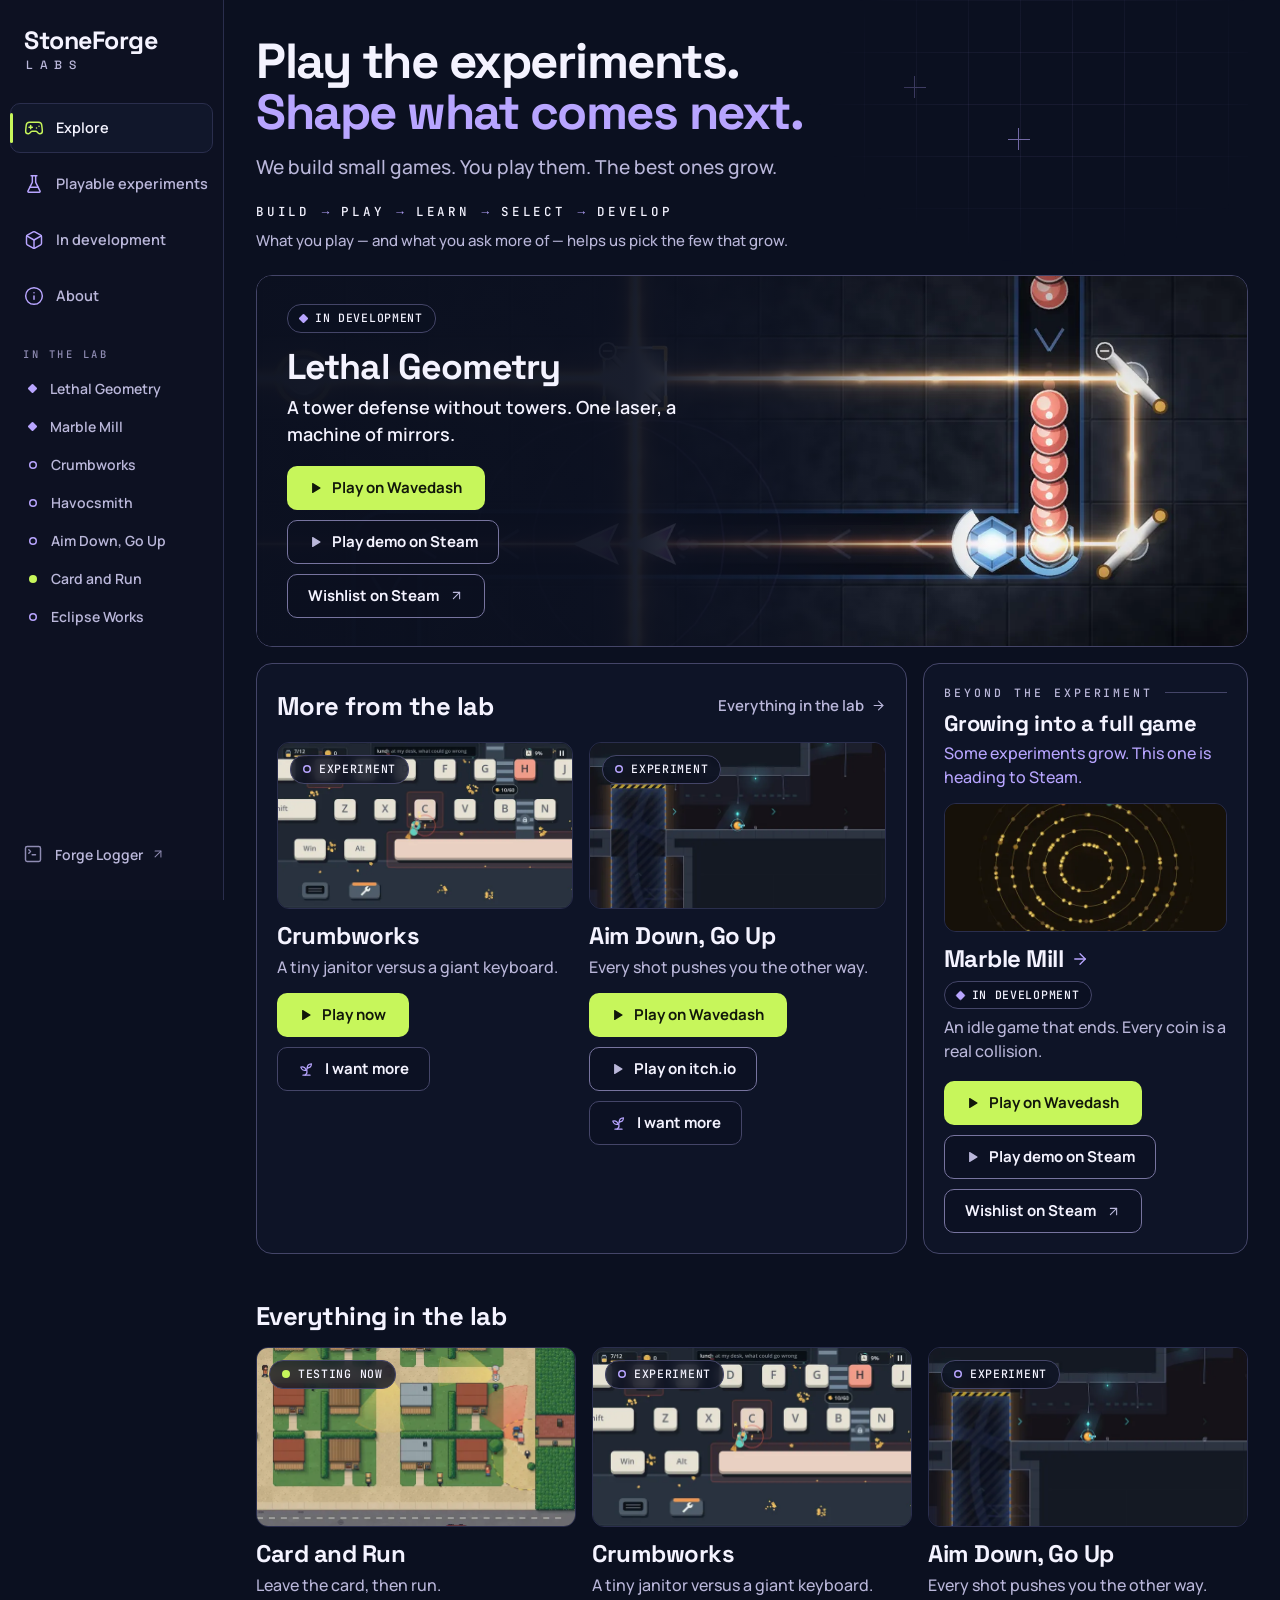
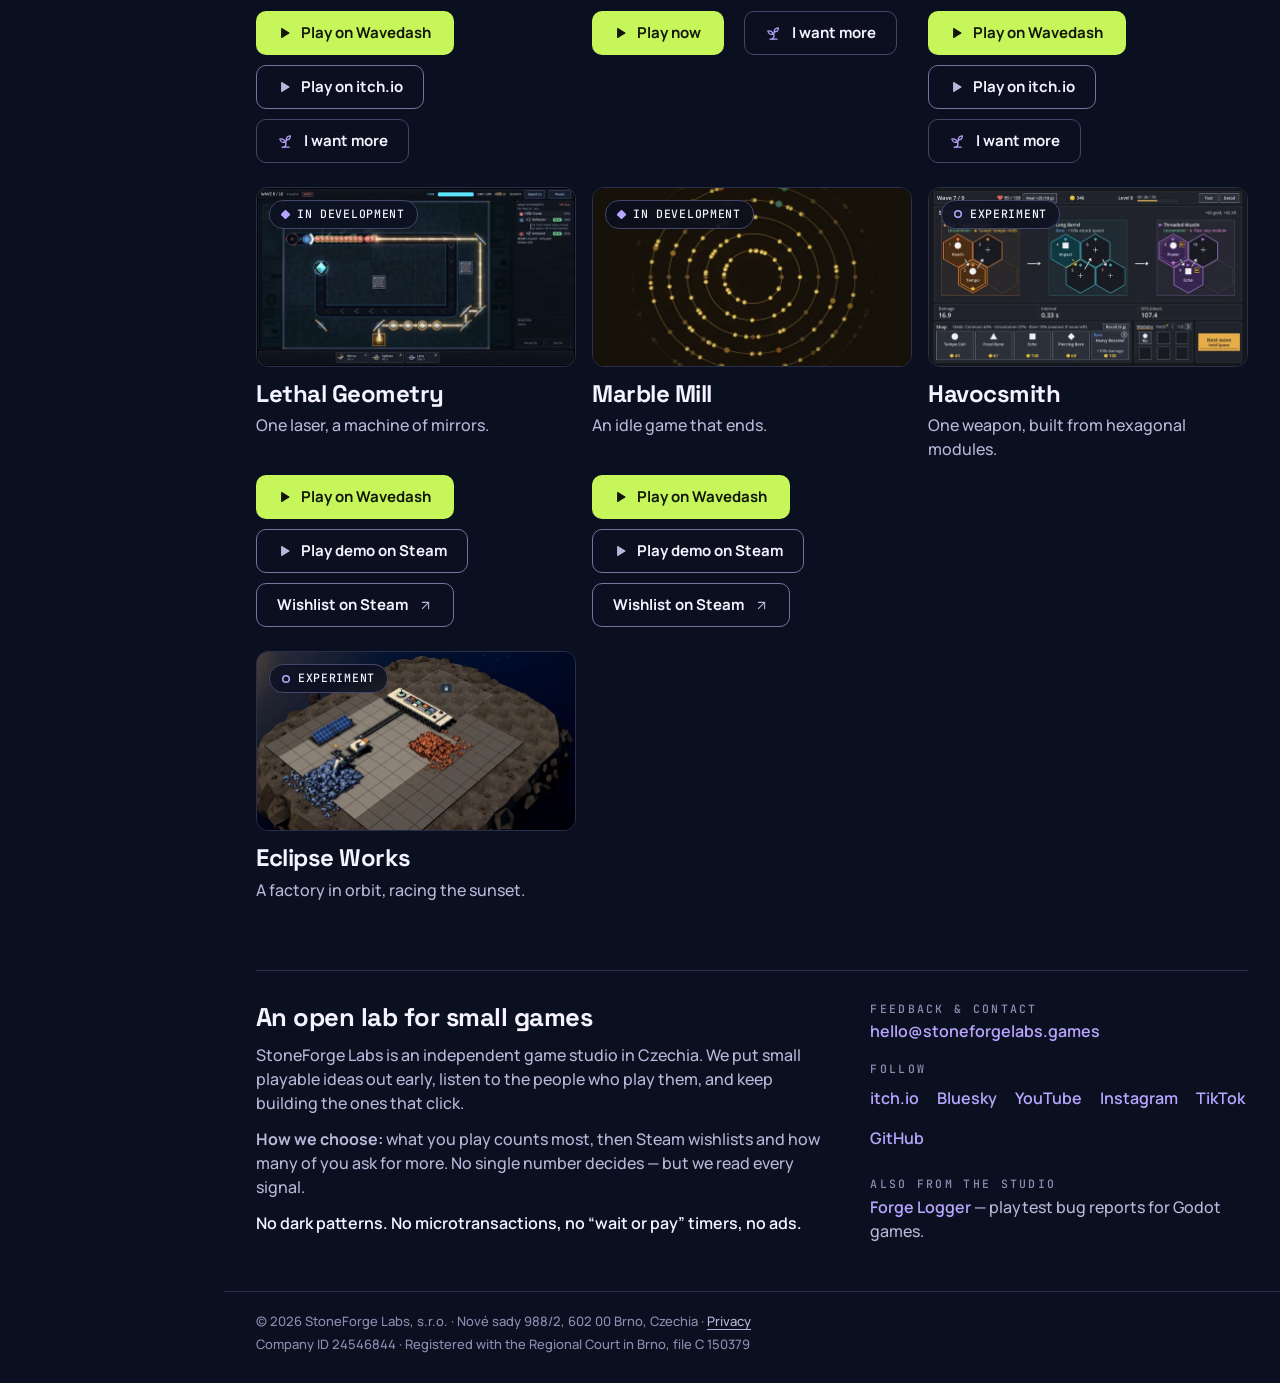
<file: index.html>
<!doctype html>
<html lang="en">
<head>
<meta charset="utf-8">
<meta name="viewport" content="width=device-width, initial-scale=1">
<title>StoneForge Labs — play the experiments</title>
<meta name="description" content="StoneForge Labs is an independent game studio in Czechia. Play our small game experiments, tell us what works, and follow the ones growing into full games.">
<link rel="canonical" href="https://stoneforgelabs.games/">
<meta name="theme-color" content="#0b1020">

<meta property="og:type" content="website">
<meta property="og:site_name" content="StoneForge Labs">
<meta property="og:title" content="StoneForge Labs — play the experiments, shape what comes next">
<meta property="og:description" content="Small game experiments you can play now. Some grow into full games.">
<meta property="og:url" content="https://stoneforgelabs.games/">
<meta property="og:image" content="https://stoneforgelabs.games/assets/img/lethal-geometry-og.jpg">
<meta property="og:image:width" content="1232">
<meta property="og:image:height" content="706">
<meta property="og:image:alt" content="Lethal Geometry — a laser beam bent by mirrors">
<meta name="twitter:card" content="summary_large_image">

<link rel="icon" href="assets/img/favicon.svg" type="image/svg+xml">
<link rel="stylesheet" href="assets/css/tokens.css">
<link rel="stylesheet" href="assets/css/site.css">
<script src="assets/js/menu.js" defer></script>
<script src="assets/js/lab.js" defer></script>
</head>
<body data-lab="https://stoneforge-lab.stoneforgelabs.workers.dev">
<a class="skip-link" href="#main">Skip to content</a>

<div class="shell">

<!-- build_web:rail -->
<header class="rail">
  <div class="rail__bar">
    <a class="brand" href="#top"><span class="brand__name">StoneForge</span><span class="brand__labs">Labs</span></a>
    <button class="rail__toggle" type="button" aria-expanded="false" aria-controls="site-nav" hidden><svg width="20" height="20" viewBox="0 0 24 24" fill="none" stroke="currentColor" stroke-width="1.75" stroke-linecap="round" stroke-linejoin="round" aria-hidden="true"><path d="M4 6h16"/><path d="M4 12h16"/><path d="M4 18h16"/></svg><span>Menu</span></button>
  </div>
  <nav class="rail__nav" id="site-nav" aria-label="Main">
    <ul class="rail__list">
      <li><a class="rail__link" href="#top" aria-current="page"><svg width="20" height="20" viewBox="0 0 24 24" fill="none" stroke="currentColor" stroke-width="1.75" stroke-linecap="round" stroke-linejoin="round" aria-hidden="true"><path d="M6 11h4"/><path d="M8 9v4"/><path d="M15 12h.01"/><path d="M18 10h.01"/><path d="M17.32 5H6.68a4 4 0 0 0-3.98 3.59C2.6 9.42 2 14.46 2 16a3 3 0 0 0 3 3c1 0 1.5-.5 2-1l1.41-1.41A2 2 0 0 1 9.83 16h4.34a2 2 0 0 1 1.41.59L17 18c.5.5 1 1 2 1a3 3 0 0 0 3-3c0-1.55-.6-6.58-.69-7.26A4 4 0 0 0 17.32 5z"/></svg><span>Explore</span></a></li><li><a class="rail__link" href="#play"><svg width="20" height="20" viewBox="0 0 24 24" fill="none" stroke="currentColor" stroke-width="1.75" stroke-linecap="round" stroke-linejoin="round" aria-hidden="true"><path d="M10 2v7.53a2 2 0 0 1-.21.9L4.72 20.55a1 1 0 0 0 .9 1.45h12.76a1 1 0 0 0 .9-1.45l-5.07-10.13A2 2 0 0 1 14 9.53V2"/><path d="M8.5 2h7"/><path d="M7 16h10"/></svg><span>Playable experiments</span></a></li><li><a class="rail__link" href="#development"><svg width="20" height="20" viewBox="0 0 24 24" fill="none" stroke="currentColor" stroke-width="1.75" stroke-linecap="round" stroke-linejoin="round" aria-hidden="true"><path d="M21 8a2 2 0 0 0-1-1.73l-7-4a2 2 0 0 0-2 0l-7 4A2 2 0 0 0 3 8v8a2 2 0 0 0 1 1.73l7 4a2 2 0 0 0 2 0l7-4A2 2 0 0 0 21 16Z"/><path d="m3.3 7 8.7 5 8.7-5"/><path d="M12 22V12"/></svg><span>In development</span></a></li><li><a class="rail__link" href="#about"><svg width="20" height="20" viewBox="0 0 24 24" fill="none" stroke="currentColor" stroke-width="1.75" stroke-linecap="round" stroke-linejoin="round" aria-hidden="true"><circle cx="12" cy="12" r="10"/><path d="M12 16v-4"/><path d="M12 8h.01"/></svg><span>About</span></a></li>
    </ul>
    <div class="rail__lab">
      <p class="rail__eyebrow" id="rail-lab">In the lab</p>
      <ul class="rail__games" aria-labelledby="rail-lab">
        <li><a class="rail__game" href="lethal-geometry.html"><span class="sdot sdot--in_development" aria-hidden="true"></span><span class="rail__gname">Lethal Geometry</span><span class="sr-only"> — In development</span></a></li><li><a class="rail__game" href="marble-mill.html"><span class="sdot sdot--in_development" aria-hidden="true"></span><span class="rail__gname">Marble Mill</span><span class="sr-only"> — In development</span></a></li><li><a class="rail__game" href="crumbworks.html"><span class="sdot sdot--experiment" aria-hidden="true"></span><span class="rail__gname">Crumbworks</span><span class="sr-only"> — Experiment</span></a></li><li><a class="rail__game" href="havocsmith.html"><span class="sdot sdot--experiment" aria-hidden="true"></span><span class="rail__gname">Havocsmith</span><span class="sr-only"> — Experiment</span></a></li><li><a class="rail__game" href="aim-down-go-up.html"><span class="sdot sdot--experiment" aria-hidden="true"></span><span class="rail__gname">Aim Down, Go Up</span><span class="sr-only"> — Experiment</span></a></li><li><a class="rail__game" href="card-and-run.html"><span class="sdot sdot--testing" aria-hidden="true"></span><span class="rail__gname">Card and Run</span><span class="sr-only"> — Testing now</span></a></li><li><a class="rail__game" href="eclipse-works.html"><span class="sdot sdot--experiment" aria-hidden="true"></span><span class="rail__gname">Eclipse Works</span><span class="sr-only"> — Experiment</span></a></li>
      </ul>
    </div>
    <a class="rail__tool" href="https://forgelogger.dev" target="_blank" rel="noopener noreferrer"><svg width="20" height="20" viewBox="0 0 24 24" fill="none" stroke="currentColor" stroke-width="1.75" stroke-linecap="round" stroke-linejoin="round" aria-hidden="true"><path d="m7 11 2-2-2-2"/><path d="M11 13h4"/><rect width="18" height="18" x="3" y="3" rx="2"/></svg><span>Forge Logger</span><svg class="rail__ext" width="14" height="14" viewBox="0 0 24 24" fill="none" stroke="currentColor" stroke-width="1.75" stroke-linecap="round" stroke-linejoin="round" aria-hidden="true"><path d="M7 7h10v10"/><path d="M7 17 17 7"/></svg><span class="sr-only"> (playtest tool, opens in a new tab)</span></a>
  </nav>
</header>
<!-- /build_web:rail -->

<div class="main-col">
<main id="main" class="main">

  <section class="intro" id="top" aria-labelledby="intro-title">
    <div class="intro__grid" aria-hidden="true"></div>
    <h1 class="intro__title" id="intro-title"><span>Play the experiments.</span> <span class="intro__accent">Shape what comes next.</span></h1>
    <p class="intro__lede">We build small games. You play them. The best ones grow.</p>
    <div class="lab-loop">
      <ol class="lab-loop__steps" aria-label="How the lab works">
        <li>Build</li><li>Play</li><li>Learn</li><li>Select</li><li>Develop</li>
      </ol>
      <p class="lab-loop__note">What you play — and what you ask more of — helps us pick the few that grow.</p>
    </div>
  </section>

<!-- build_web:featured -->
<section class="feature" id="play" aria-labelledby="feature-title">
  <img class="feature__art" src="assets/img/games/lethal-geometry-wide-1600.webp" srcset="assets/img/games/lethal-geometry-wide-960.webp 960w, assets/img/games/lethal-geometry-wide-1600.webp 1600w, assets/img/games/lethal-geometry-wide-2400.webp 2400w" sizes="(min-width: 1200px) min(1440px, calc(100vw - 288px)), (min-width: 900px) calc(100vw - 240px), 100vw" width="1600" height="517" alt="Lethal Geometry gameplay: a laser beam split by mirrors burns through a column of enemies on a dark grid" fetchpriority="high">
  <div class="feature__copy">
    <p class="chip chip--in_development"><span class="chip__dot" aria-hidden="true"></span><span>In development</span></p>
    <h2 class="feature__title" id="feature-title"><a class="feature__link" href="lethal-geometry.html">Lethal Geometry</a></h2>
    <p class="feature__tagline">A tower defense without towers. One laser, a machine of mirrors.</p>
    <div class="actions"><a class="btn btn--play" href="https://wavedash.com/games/lethal-geometry" target="_blank" rel="noopener noreferrer" data-game="mirror-defense" data-place="feature" data-dest="wavedash"><svg class="btn__glyph" width="14" height="14" viewBox="0 0 24 24" aria-hidden="true"><path d="M7 4.5v15a1 1 0 0 0 1.5.86l12.5-7.5a1 1 0 0 0 0-1.72L8.5 3.64A1 1 0 0 0 7 4.5z" fill="currentColor"/></svg>Play on Wavedash<span class="sr-only">: Lethal Geometry</span></a><a class="btn btn--outline" href="https://store.steampowered.com/app/5342240/" target="_blank" rel="noopener noreferrer" data-game="mirror-defense" data-place="feature" data-dest="steam" data-play><svg class="btn__glyph" width="14" height="14" viewBox="0 0 24 24" aria-hidden="true"><path d="M7 4.5v15a1 1 0 0 0 1.5.86l12.5-7.5a1 1 0 0 0 0-1.72L8.5 3.64A1 1 0 0 0 7 4.5z" fill="currentColor"/></svg>Play demo on Steam<span class="sr-only">: Lethal Geometry</span></a><a class="btn btn--outline" href="https://store.steampowered.com/app/5325830/Lethal_Geometry/" target="_blank" rel="noopener noreferrer" data-game="mirror-defense" data-place="feature" data-kind="wishlist">Wishlist on Steam<span class="sr-only">: Lethal Geometry</span><svg width="15" height="15" viewBox="0 0 24 24" fill="none" stroke="currentColor" stroke-width="1.75" stroke-linecap="round" stroke-linejoin="round" aria-hidden="true"><path d="M7 7h10v10"/><path d="M7 17 17 7"/></svg></a></div>
  </div>
</section>
<!-- /build_web:featured -->

<!-- build_web:lower -->
<div class="lower">
<section class="panel more" aria-labelledby="more-title">
  <div class="panel__head">
    <h2 class="panel__title" id="more-title">More from the lab</h2>
    <a class="textlink" href="#catalog">Everything in the lab<svg width="15" height="15" viewBox="0 0 24 24" fill="none" stroke="currentColor" stroke-width="1.75" stroke-linecap="round" stroke-linejoin="round" aria-hidden="true"><path d="M5 12h14"/><path d="m12 5 7 7-7 7"/></svg></a>
  </div>
  <div class="cards">
    <article class="game">
      <div class="game__media">
        <a class="game__medialink" href="crumbworks.html" tabindex="-1" aria-hidden="true"><img class="game__art" src="assets/img/games/crumbworks-1280.webp" srcset="assets/img/games/crumbworks-640.webp 640w, assets/img/games/crumbworks-1280.webp 1280w" sizes="(min-width: 1200px) 420px, (min-width: 600px) 45vw, 100vw" width="1280" height="720" alt="Crumbworks: a tiny janitor sweeps crumbs between the keys of a giant keyboard" loading="lazy" decoding="async"></a>
        <p class="chip chip--experiment chip--onimage"><span class="chip__dot" aria-hidden="true"></span><span>Experiment</span></p>
      </div>
      <div class="game__body">
        <h3 class="game__title"><a href="crumbworks.html">Crumbworks</a></h3>
        <p class="game__tagline">A tiny janitor versus a giant keyboard.</p>
        <div class="actions"><a class="btn btn--play" href="/play/crumbworks.html" data-game="crumbworks" data-place="card" data-dest="web"><svg class="btn__glyph" width="14" height="14" viewBox="0 0 24 24" aria-hidden="true"><path d="M7 4.5v15a1 1 0 0 0 1.5.86l12.5-7.5a1 1 0 0 0 0-1.72L8.5 3.64A1 1 0 0 0 7 4.5z" fill="currentColor"/></svg>Play now<span class="sr-only"> Crumbworks in your browser</span></a><button class="btn btn--want" type="button" data-want-more="crumbworks" data-place="card" aria-pressed="false" hidden><svg width="17" height="17" viewBox="0 0 24 24" fill="none" stroke="currentColor" stroke-width="1.75" stroke-linecap="round" stroke-linejoin="round" aria-hidden="true"><path d="M7 20h10"/><path d="M10 20c5.5-2.5.8-6.4 3-10"/><path d="M9.5 9.4c1.1.8 1.8 2.2 2.3 3.7-2 .4-3.5.4-4.8-.3-1.2-.6-2.3-1.9-3-4.2 2.8-.5 4.4 0 5.5.8z"/><path d="M14.1 6a7 7 0 0 0-1.1 4c1.9-.1 3.3-.6 4.3-1.4 1-1 1.6-2.3 1.7-4.6-2.7.1-4 1-4.9 2z"/></svg><span class="btn__label">I want more</span><span class="sr-only">: Crumbworks</span></button></div>
      </div>
    </article>
    <article class="game">
      <div class="game__media">
        <a class="game__medialink" href="aim-down-go-up.html" tabindex="-1" aria-hidden="true"><img class="game__art" src="assets/img/games/aim-down-go-up-1280.webp" srcset="assets/img/games/aim-down-go-up-640.webp 640w, assets/img/games/aim-down-go-up-1280.webp 1280w" sizes="(min-width: 1200px) 420px, (min-width: 600px) 45vw, 100vw" width="1280" height="720" alt="Aim Down, Go Up: a small orange robot with a pistol stands in a dark station corridor next to a striped gravity field" loading="lazy" decoding="async"></a>
        <p class="chip chip--experiment chip--onimage"><span class="chip__dot" aria-hidden="true"></span><span>Experiment</span></p>
      </div>
      <div class="game__body">
        <h3 class="game__title"><a href="aim-down-go-up.html">Aim Down, Go Up</a></h3>
        <p class="game__tagline">Every shot pushes you the other way.</p>
        <div class="actions"><a class="btn btn--play" href="https://wavedash.com/games/aim-down-go-up" target="_blank" rel="noopener noreferrer" data-game="aim-down-go-up" data-place="card" data-dest="wavedash"><svg class="btn__glyph" width="14" height="14" viewBox="0 0 24 24" aria-hidden="true"><path d="M7 4.5v15a1 1 0 0 0 1.5.86l12.5-7.5a1 1 0 0 0 0-1.72L8.5 3.64A1 1 0 0 0 7 4.5z" fill="currentColor"/></svg>Play on Wavedash<span class="sr-only">: Aim Down, Go Up</span></a><a class="btn btn--outline" href="https://stoneforgelabs.itch.io/aim-down-go-up" target="_blank" rel="noopener noreferrer" data-game="aim-down-go-up" data-place="card" data-dest="itch" data-play><svg class="btn__glyph" width="14" height="14" viewBox="0 0 24 24" aria-hidden="true"><path d="M7 4.5v15a1 1 0 0 0 1.5.86l12.5-7.5a1 1 0 0 0 0-1.72L8.5 3.64A1 1 0 0 0 7 4.5z" fill="currentColor"/></svg>Play on itch.io<span class="sr-only">: Aim Down, Go Up</span></a><button class="btn btn--want" type="button" data-want-more="aim-down-go-up" data-place="card" aria-pressed="false" hidden><svg width="17" height="17" viewBox="0 0 24 24" fill="none" stroke="currentColor" stroke-width="1.75" stroke-linecap="round" stroke-linejoin="round" aria-hidden="true"><path d="M7 20h10"/><path d="M10 20c5.5-2.5.8-6.4 3-10"/><path d="M9.5 9.4c1.1.8 1.8 2.2 2.3 3.7-2 .4-3.5.4-4.8-.3-1.2-.6-2.3-1.9-3-4.2 2.8-.5 4.4 0 5.5.8z"/><path d="M14.1 6a7 7 0 0 0-1.1 4c1.9-.1 3.3-.6 4.3-1.4 1-1 1.6-2.3 1.7-4.6-2.7.1-4 1-4.9 2z"/></svg><span class="btn__label">I want more</span><span class="sr-only">: Aim Down, Go Up</span></button></div>
      </div>
    </article>
  </div>
</section>
<section class="panel spotlight" id="development" aria-labelledby="spotlight-title">
  <div class="spotlight__head">
    <p class="eyebrow">Beyond the experiment</p>
    <h2 class="panel__title" id="spotlight-title">Growing into a full game</h2>
    <p class="panel__lede">Some experiments grow. This one is heading to Steam.</p>
  </div>
  <div class="spotlight__media">
    <img class="spotlight__art" src="assets/img/games/marble-mill-rings-1280.webp" srcset="assets/img/games/marble-mill-rings-640.webp 640w, assets/img/games/marble-mill-rings-1280.webp 1280w" sizes="(min-width: 1200px) 440px, (min-width: 900px) 50vw, 100vw" width="1280" height="720" alt="Marble Mill: golden marbles circling the rings of the mill" loading="lazy" decoding="async">
  </div>
  <div class="spotlight__body">
    <div class="spotlight__titlerow">
      <h3 class="game__title"><a class="spotlight__link" href="marble-mill.html">Marble Mill<svg width="18" height="18" viewBox="0 0 24 24" fill="none" stroke="currentColor" stroke-width="1.75" stroke-linecap="round" stroke-linejoin="round" aria-hidden="true"><path d="M5 12h14"/><path d="m12 5 7 7-7 7"/></svg><span class="sr-only"> — about the game</span></a></h3>
      <p class="chip chip--in_development"><span class="chip__dot" aria-hidden="true"></span><span>In development</span></p>
    </div>
    <p class="game__tagline">An idle game that ends. Every coin is a real collision.</p>
    <div class="actions"><a class="btn btn--play" href="https://wavedash.com/games/marble-mill" target="_blank" rel="noopener noreferrer" data-game="marble-mill" data-place="spotlight" data-dest="wavedash"><svg class="btn__glyph" width="14" height="14" viewBox="0 0 24 24" aria-hidden="true"><path d="M7 4.5v15a1 1 0 0 0 1.5.86l12.5-7.5a1 1 0 0 0 0-1.72L8.5 3.64A1 1 0 0 0 7 4.5z" fill="currentColor"/></svg>Play on Wavedash<span class="sr-only">: Marble Mill</span></a><a class="btn btn--outline" href="https://store.steampowered.com/app/5263520/" target="_blank" rel="noopener noreferrer" data-game="marble-mill" data-place="spotlight" data-dest="steam" data-play><svg class="btn__glyph" width="14" height="14" viewBox="0 0 24 24" aria-hidden="true"><path d="M7 4.5v15a1 1 0 0 0 1.5.86l12.5-7.5a1 1 0 0 0 0-1.72L8.5 3.64A1 1 0 0 0 7 4.5z" fill="currentColor"/></svg>Play demo on Steam<span class="sr-only">: Marble Mill</span></a><a class="btn btn--outline" href="https://store.steampowered.com/app/5077600/Marble_Mill/" target="_blank" rel="noopener noreferrer" data-game="marble-mill" data-place="spotlight" data-kind="wishlist">Wishlist on Steam<span class="sr-only">: Marble Mill</span><svg width="15" height="15" viewBox="0 0 24 24" fill="none" stroke="currentColor" stroke-width="1.75" stroke-linecap="round" stroke-linejoin="round" aria-hidden="true"><path d="M7 7h10v10"/><path d="M7 17 17 7"/></svg></a></div>
  </div>
</section>
</div>
<!-- /build_web:lower -->

<!-- build_web:catalog -->
<section class="catalog" id="catalog" aria-labelledby="catalog-title">
  <h2 class="panel__title" id="catalog-title">Everything in the lab</h2>
  <div class="catalog__grid">
    <article class="game">
      <div class="game__media">
        <a class="game__medialink" href="card-and-run.html" tabindex="-1" aria-hidden="true"><img class="game__art" src="assets/img/games/card-and-run-1280.webp" srcset="assets/img/games/card-and-run-640.webp 640w, assets/img/games/card-and-run-1280.webp 1280w" sizes="(min-width: 1200px) 420px, (min-width: 600px) 45vw, 100vw" width="1280" height="720" alt="Card and Run: a courier sprints away from a letterbox through the allotments while a customer gives chase" loading="lazy" decoding="async"></a>
        <p class="chip chip--testing chip--onimage"><span class="chip__dot" aria-hidden="true"></span><span>Testing now</span></p>
      </div>
      <div class="game__body">
        <h3 class="game__title"><a href="card-and-run.html">Card and Run</a></h3>
        <p class="game__tagline">Leave the card, then run.</p>
        <div class="actions"><a class="btn btn--play" href="https://wavedash.com/games/card-and-run" target="_blank" rel="noopener noreferrer" data-game="card-and-run" data-place="catalog" data-dest="wavedash"><svg class="btn__glyph" width="14" height="14" viewBox="0 0 24 24" aria-hidden="true"><path d="M7 4.5v15a1 1 0 0 0 1.5.86l12.5-7.5a1 1 0 0 0 0-1.72L8.5 3.64A1 1 0 0 0 7 4.5z" fill="currentColor"/></svg>Play on Wavedash<span class="sr-only">: Card and Run</span></a><a class="btn btn--outline" href="https://stoneforgelabs.itch.io/card-and-run" target="_blank" rel="noopener noreferrer" data-game="card-and-run" data-place="catalog" data-dest="itch" data-play><svg class="btn__glyph" width="14" height="14" viewBox="0 0 24 24" aria-hidden="true"><path d="M7 4.5v15a1 1 0 0 0 1.5.86l12.5-7.5a1 1 0 0 0 0-1.72L8.5 3.64A1 1 0 0 0 7 4.5z" fill="currentColor"/></svg>Play on itch.io<span class="sr-only">: Card and Run</span></a><button class="btn btn--want" type="button" data-want-more="card-and-run" data-place="catalog" aria-pressed="false" hidden><svg width="17" height="17" viewBox="0 0 24 24" fill="none" stroke="currentColor" stroke-width="1.75" stroke-linecap="round" stroke-linejoin="round" aria-hidden="true"><path d="M7 20h10"/><path d="M10 20c5.5-2.5.8-6.4 3-10"/><path d="M9.5 9.4c1.1.8 1.8 2.2 2.3 3.7-2 .4-3.5.4-4.8-.3-1.2-.6-2.3-1.9-3-4.2 2.8-.5 4.4 0 5.5.8z"/><path d="M14.1 6a7 7 0 0 0-1.1 4c1.9-.1 3.3-.6 4.3-1.4 1-1 1.6-2.3 1.7-4.6-2.7.1-4 1-4.9 2z"/></svg><span class="btn__label">I want more</span><span class="sr-only">: Card and Run</span></button></div>
      </div>
    </article>
    <article class="game">
      <div class="game__media">
        <a class="game__medialink" href="crumbworks.html" tabindex="-1" aria-hidden="true"><img class="game__art" src="assets/img/games/crumbworks-1280.webp" srcset="assets/img/games/crumbworks-640.webp 640w, assets/img/games/crumbworks-1280.webp 1280w" sizes="(min-width: 1200px) 420px, (min-width: 600px) 45vw, 100vw" width="1280" height="720" alt="Crumbworks: a tiny janitor sweeps crumbs between the keys of a giant keyboard" loading="lazy" decoding="async"></a>
        <p class="chip chip--experiment chip--onimage"><span class="chip__dot" aria-hidden="true"></span><span>Experiment</span></p>
      </div>
      <div class="game__body">
        <h3 class="game__title"><a href="crumbworks.html">Crumbworks</a></h3>
        <p class="game__tagline">A tiny janitor versus a giant keyboard.</p>
        <div class="actions"><a class="btn btn--play" href="/play/crumbworks.html" data-game="crumbworks" data-place="catalog" data-dest="web"><svg class="btn__glyph" width="14" height="14" viewBox="0 0 24 24" aria-hidden="true"><path d="M7 4.5v15a1 1 0 0 0 1.5.86l12.5-7.5a1 1 0 0 0 0-1.72L8.5 3.64A1 1 0 0 0 7 4.5z" fill="currentColor"/></svg>Play now<span class="sr-only"> Crumbworks in your browser</span></a><button class="btn btn--want" type="button" data-want-more="crumbworks" data-place="catalog" aria-pressed="false" hidden><svg width="17" height="17" viewBox="0 0 24 24" fill="none" stroke="currentColor" stroke-width="1.75" stroke-linecap="round" stroke-linejoin="round" aria-hidden="true"><path d="M7 20h10"/><path d="M10 20c5.5-2.5.8-6.4 3-10"/><path d="M9.5 9.4c1.1.8 1.8 2.2 2.3 3.7-2 .4-3.5.4-4.8-.3-1.2-.6-2.3-1.9-3-4.2 2.8-.5 4.4 0 5.5.8z"/><path d="M14.1 6a7 7 0 0 0-1.1 4c1.9-.1 3.3-.6 4.3-1.4 1-1 1.6-2.3 1.7-4.6-2.7.1-4 1-4.9 2z"/></svg><span class="btn__label">I want more</span><span class="sr-only">: Crumbworks</span></button></div>
      </div>
    </article>
    <article class="game">
      <div class="game__media">
        <a class="game__medialink" href="aim-down-go-up.html" tabindex="-1" aria-hidden="true"><img class="game__art" src="assets/img/games/aim-down-go-up-1280.webp" srcset="assets/img/games/aim-down-go-up-640.webp 640w, assets/img/games/aim-down-go-up-1280.webp 1280w" sizes="(min-width: 1200px) 420px, (min-width: 600px) 45vw, 100vw" width="1280" height="720" alt="Aim Down, Go Up: a small orange robot with a pistol stands in a dark station corridor next to a striped gravity field" loading="lazy" decoding="async"></a>
        <p class="chip chip--experiment chip--onimage"><span class="chip__dot" aria-hidden="true"></span><span>Experiment</span></p>
      </div>
      <div class="game__body">
        <h3 class="game__title"><a href="aim-down-go-up.html">Aim Down, Go Up</a></h3>
        <p class="game__tagline">Every shot pushes you the other way.</p>
        <div class="actions"><a class="btn btn--play" href="https://wavedash.com/games/aim-down-go-up" target="_blank" rel="noopener noreferrer" data-game="aim-down-go-up" data-place="catalog" data-dest="wavedash"><svg class="btn__glyph" width="14" height="14" viewBox="0 0 24 24" aria-hidden="true"><path d="M7 4.5v15a1 1 0 0 0 1.5.86l12.5-7.5a1 1 0 0 0 0-1.72L8.5 3.64A1 1 0 0 0 7 4.5z" fill="currentColor"/></svg>Play on Wavedash<span class="sr-only">: Aim Down, Go Up</span></a><a class="btn btn--outline" href="https://stoneforgelabs.itch.io/aim-down-go-up" target="_blank" rel="noopener noreferrer" data-game="aim-down-go-up" data-place="catalog" data-dest="itch" data-play><svg class="btn__glyph" width="14" height="14" viewBox="0 0 24 24" aria-hidden="true"><path d="M7 4.5v15a1 1 0 0 0 1.5.86l12.5-7.5a1 1 0 0 0 0-1.72L8.5 3.64A1 1 0 0 0 7 4.5z" fill="currentColor"/></svg>Play on itch.io<span class="sr-only">: Aim Down, Go Up</span></a><button class="btn btn--want" type="button" data-want-more="aim-down-go-up" data-place="catalog" aria-pressed="false" hidden><svg width="17" height="17" viewBox="0 0 24 24" fill="none" stroke="currentColor" stroke-width="1.75" stroke-linecap="round" stroke-linejoin="round" aria-hidden="true"><path d="M7 20h10"/><path d="M10 20c5.5-2.5.8-6.4 3-10"/><path d="M9.5 9.4c1.1.8 1.8 2.2 2.3 3.7-2 .4-3.5.4-4.8-.3-1.2-.6-2.3-1.9-3-4.2 2.8-.5 4.4 0 5.5.8z"/><path d="M14.1 6a7 7 0 0 0-1.1 4c1.9-.1 3.3-.6 4.3-1.4 1-1 1.6-2.3 1.7-4.6-2.7.1-4 1-4.9 2z"/></svg><span class="btn__label">I want more</span><span class="sr-only">: Aim Down, Go Up</span></button></div>
      </div>
    </article>
    <article class="game">
      <div class="game__media">
        <a class="game__medialink" href="lethal-geometry.html" tabindex="-1" aria-hidden="true"><img class="game__art" src="assets/img/games/lethal-geometry-loop-1280.webp" srcset="assets/img/games/lethal-geometry-loop-640.webp 640w, assets/img/games/lethal-geometry-loop-1280.webp 1280w" sizes="(min-width: 1200px) 420px, (min-width: 600px) 45vw, 100vw" width="1280" height="720" alt="Lethal Geometry gameplay: a column of enemies walks into a laser beam bent around the path by mirrors and charged by lenses" loading="lazy" decoding="async"></a>
        <p class="chip chip--in_development chip--onimage"><span class="chip__dot" aria-hidden="true"></span><span>In development</span></p>
      </div>
      <div class="game__body">
        <h3 class="game__title"><a href="lethal-geometry.html">Lethal Geometry</a></h3>
        <p class="game__tagline">One laser, a machine of mirrors.</p>
        <div class="actions"><a class="btn btn--play" href="https://wavedash.com/games/lethal-geometry" target="_blank" rel="noopener noreferrer" data-game="mirror-defense" data-place="catalog" data-dest="wavedash"><svg class="btn__glyph" width="14" height="14" viewBox="0 0 24 24" aria-hidden="true"><path d="M7 4.5v15a1 1 0 0 0 1.5.86l12.5-7.5a1 1 0 0 0 0-1.72L8.5 3.64A1 1 0 0 0 7 4.5z" fill="currentColor"/></svg>Play on Wavedash<span class="sr-only">: Lethal Geometry</span></a><a class="btn btn--outline" href="https://store.steampowered.com/app/5342240/" target="_blank" rel="noopener noreferrer" data-game="mirror-defense" data-place="catalog" data-dest="steam" data-play><svg class="btn__glyph" width="14" height="14" viewBox="0 0 24 24" aria-hidden="true"><path d="M7 4.5v15a1 1 0 0 0 1.5.86l12.5-7.5a1 1 0 0 0 0-1.72L8.5 3.64A1 1 0 0 0 7 4.5z" fill="currentColor"/></svg>Play demo on Steam<span class="sr-only">: Lethal Geometry</span></a><a class="btn btn--outline" href="https://store.steampowered.com/app/5325830/Lethal_Geometry/" target="_blank" rel="noopener noreferrer" data-game="mirror-defense" data-place="catalog" data-kind="wishlist">Wishlist on Steam<span class="sr-only">: Lethal Geometry</span><svg width="15" height="15" viewBox="0 0 24 24" fill="none" stroke="currentColor" stroke-width="1.75" stroke-linecap="round" stroke-linejoin="round" aria-hidden="true"><path d="M7 7h10v10"/><path d="M7 17 17 7"/></svg></a></div>
      </div>
    </article>
    <article class="game">
      <div class="game__media">
        <a class="game__medialink" href="marble-mill.html" tabindex="-1" aria-hidden="true"><img class="game__art" src="assets/img/games/marble-mill-rings-1280.webp" srcset="assets/img/games/marble-mill-rings-640.webp 640w, assets/img/games/marble-mill-rings-1280.webp 1280w" sizes="(min-width: 1200px) 420px, (min-width: 600px) 45vw, 100vw" width="1280" height="720" alt="Marble Mill: golden marbles circling the rings of the mill" loading="lazy" decoding="async"></a>
        <p class="chip chip--in_development chip--onimage"><span class="chip__dot" aria-hidden="true"></span><span>In development</span></p>
      </div>
      <div class="game__body">
        <h3 class="game__title"><a href="marble-mill.html">Marble Mill</a></h3>
        <p class="game__tagline">An idle game that ends.</p>
        <div class="actions"><a class="btn btn--play" href="https://wavedash.com/games/marble-mill" target="_blank" rel="noopener noreferrer" data-game="marble-mill" data-place="catalog" data-dest="wavedash"><svg class="btn__glyph" width="14" height="14" viewBox="0 0 24 24" aria-hidden="true"><path d="M7 4.5v15a1 1 0 0 0 1.5.86l12.5-7.5a1 1 0 0 0 0-1.72L8.5 3.64A1 1 0 0 0 7 4.5z" fill="currentColor"/></svg>Play on Wavedash<span class="sr-only">: Marble Mill</span></a><a class="btn btn--outline" href="https://store.steampowered.com/app/5263520/" target="_blank" rel="noopener noreferrer" data-game="marble-mill" data-place="catalog" data-dest="steam" data-play><svg class="btn__glyph" width="14" height="14" viewBox="0 0 24 24" aria-hidden="true"><path d="M7 4.5v15a1 1 0 0 0 1.5.86l12.5-7.5a1 1 0 0 0 0-1.72L8.5 3.64A1 1 0 0 0 7 4.5z" fill="currentColor"/></svg>Play demo on Steam<span class="sr-only">: Marble Mill</span></a><a class="btn btn--outline" href="https://store.steampowered.com/app/5077600/Marble_Mill/" target="_blank" rel="noopener noreferrer" data-game="marble-mill" data-place="catalog" data-kind="wishlist">Wishlist on Steam<span class="sr-only">: Marble Mill</span><svg width="15" height="15" viewBox="0 0 24 24" fill="none" stroke="currentColor" stroke-width="1.75" stroke-linecap="round" stroke-linejoin="round" aria-hidden="true"><path d="M7 7h10v10"/><path d="M7 17 17 7"/></svg></a></div>
      </div>
    </article>
    <article class="game">
      <div class="game__media">
        <a class="game__medialink" href="havocsmith.html" tabindex="-1" aria-hidden="true"><img class="game__art" src="assets/img/games/havocsmith-1280.webp" srcset="assets/img/games/havocsmith-640.webp 640w, assets/img/games/havocsmith-1280.webp 1280w" sizes="(min-width: 1200px) 420px, (min-width: 600px) 45vw, 100vw" width="1280" height="720" alt="Havocsmith: the weapon workshop, three hexagonal module grids feeding into one weapon" loading="lazy" decoding="async"></a>
        <p class="chip chip--experiment chip--onimage"><span class="chip__dot" aria-hidden="true"></span><span>Experiment</span></p>
      </div>
      <div class="game__body">
        <h3 class="game__title"><a href="havocsmith.html">Havocsmith</a></h3>
        <p class="game__tagline">One weapon, built from hexagonal modules.</p>
        
      </div>
    </article>
    <article class="game">
      <div class="game__media">
        <a class="game__medialink" href="eclipse-works.html" tabindex="-1" aria-hidden="true"><img class="game__art" src="assets/img/games/eclipse-works-1280.webp" srcset="assets/img/games/eclipse-works-640.webp 640w, assets/img/games/eclipse-works-1280.webp 1280w" sizes="(min-width: 1200px) 420px, (min-width: 600px) 45vw, 100vw" width="1280" height="720" alt="Eclipse Works: a small factory with solar panels, a drill and conveyor belts on a rocky asteroid in orbit" loading="lazy" decoding="async"></a>
        <p class="chip chip--experiment chip--onimage"><span class="chip__dot" aria-hidden="true"></span><span>Experiment</span></p>
      </div>
      <div class="game__body">
        <h3 class="game__title"><a href="eclipse-works.html">Eclipse Works</a></h3>
        <p class="game__tagline">A factory in orbit, racing the sunset.</p>
        
      </div>
    </article>
  </div>
</section>
<!-- /build_web:catalog -->

  <section class="about" id="about" aria-labelledby="about-title">
    <div class="about__copy">
      <h2 id="about-title">An open lab for small games</h2>
      <p>StoneForge Labs is an independent game studio in Czechia. We put small playable ideas out early, listen to the people who play them, and keep building the ones that click.</p>
      <p><strong>How we choose:</strong> what you play counts most, then Steam wishlists and how many of you ask for more. No single number decides — but we read every signal.</p>
      <p class="about__promise">No dark patterns. No microtransactions, no “wait or pay” timers, no ads.</p>
    </div>
    <div class="about__side">
      <div>
        <h3>Feedback &amp; contact</h3>
        <p><a href="mailto:hello@stoneforgelabs.games">hello@stoneforgelabs.games</a></p>
      </div>
      <div>
        <h3>Follow</h3>
        <ul class="linklist">
          <li><a href="https://stoneforgelabs.itch.io" target="_blank" rel="noopener noreferrer">itch.io</a></li>
          <li><a href="https://bsky.app/profile/stoneforgelabs.games" target="_blank" rel="me noopener noreferrer">Bluesky</a></li>
          <li><a href="https://www.youtube.com/@StoneForgeLabs" target="_blank" rel="me noopener noreferrer">YouTube</a></li>
          <li><a href="https://www.instagram.com/stoneforgelabs.games/" target="_blank" rel="me noopener noreferrer">Instagram</a></li>
          <li><a href="https://www.tiktok.com/@stoneforgelabs.games" target="_blank" rel="me noopener noreferrer">TikTok</a></li>
          <li><a href="https://github.com/stoneforgelabs" target="_blank" rel="noopener noreferrer">GitHub</a></li>
        </ul>
      </div>
      <div>
        <h3>Also from the studio</h3>
        <p><a href="https://forgelogger.dev" target="_blank" rel="noopener noreferrer">Forge Logger</a> — playtest bug reports for Godot games.</p>
      </div>
    </div>
  </section>

</main>

<footer class="footer">
  <p>© 2026 StoneForge Labs, s.r.o. · Nové sady 988/2, 602 00 Brno, Czechia · <a href="privacy.html">Privacy</a></p>
  <p>Company ID 24546844 · Registered with the Regional Court in Brno, file C 150379</p>
</footer>
</div>

</div>
</body>
</html>
</file>
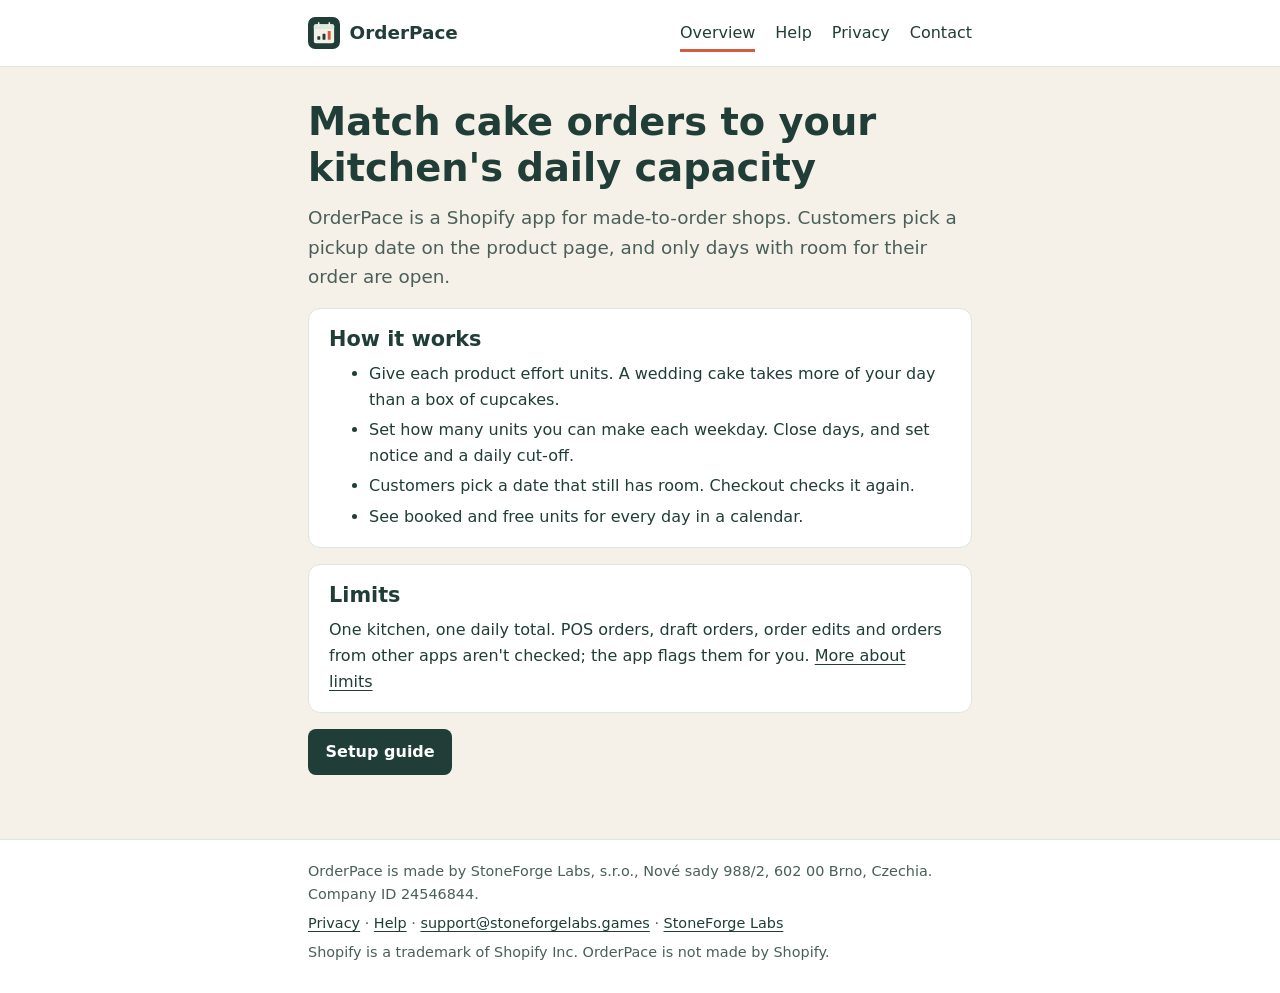
<file: orderpace/index.html>
<!doctype html>
<html lang="en">
<head>
<meta charset="utf-8">
<meta name="viewport" content="width=device-width, initial-scale=1">
<title>OrderPace: daily capacity for made-to-order Shopify stores</title>
<meta name="description" content="OrderPace is a Shopify app for cake makers and other made-to-order shops. Customers can only pick pickup dates you still have room for.">
<link rel="canonical" href="https://stoneforgelabs.games/orderpace/">
<meta name="theme-color" content="#203D37">
<link rel="icon" href="assets/icon.svg" type="image/svg+xml">
<link rel="stylesheet" href="assets/orderpace.css">
</head>
<body>
<a class="skip-link" href="#main">Skip to content</a>

<header class="site-header">
  <div class="site-header__inner">
    <a class="brand" href="./"><img src="assets/icon.svg" alt="" width="32" height="32">OrderPace</a>
    <nav class="site-nav" aria-label="Main">
      <ul>
        <li><a href="./" aria-current="page">Overview</a></li>
        <li><a href="help/">Help</a></li>
        <li><a href="privacy/">Privacy</a></li>
        <li><a href="help/#contact">Contact</a></li>
      </ul>
    </nav>
  </div>
</header>

<main id="main">
  <h1>Match cake orders to your kitchen's daily capacity</h1>
  <p class="lede">OrderPace is a Shopify app for made-to-order shops. Customers pick a pickup date on the product page, and only days with room for their order are open.</p>

  <div class="card">
    <h2>How it works</h2>
    <ul>
      <li>Give each product effort units. A wedding cake takes more of your day than a box of cupcakes.</li>
      <li>Set how many units you can make each weekday. Close days, and set notice and a daily cut-off.</li>
      <li>Customers pick a date that still has room. Checkout checks it again.</li>
      <li>See booked and free units for every day in a calendar.</li>
    </ul>
  </div>

  <div class="card">
    <h2>Limits</h2>
    <p>One kitchen, one daily total. POS orders, draft orders, order edits and orders from other apps aren't checked; the app flags them for you. <a href="help/#limits">More about limits</a></p>
  </div>

  <p><a class="button" href="help/">Setup guide</a></p>
</main>

<footer class="site-footer">
  <div class="site-footer__inner">
    <p>OrderPace is made by StoneForge Labs, s.r.o., Nové sady 988/2, 602 00 Brno, Czechia. Company ID 24546844.</p>
    <p><a href="privacy/">Privacy</a> · <a href="help/">Help</a> · <a href="mailto:support@stoneforgelabs.games?subject=OrderPace">support@stoneforgelabs.games</a> · <a href="https://stoneforgelabs.games/">StoneForge Labs</a></p>
    <p>Shopify is a trademark of Shopify Inc. OrderPace is not made by Shopify.</p>
  </div>
</footer>
</body>
</html>
</file>
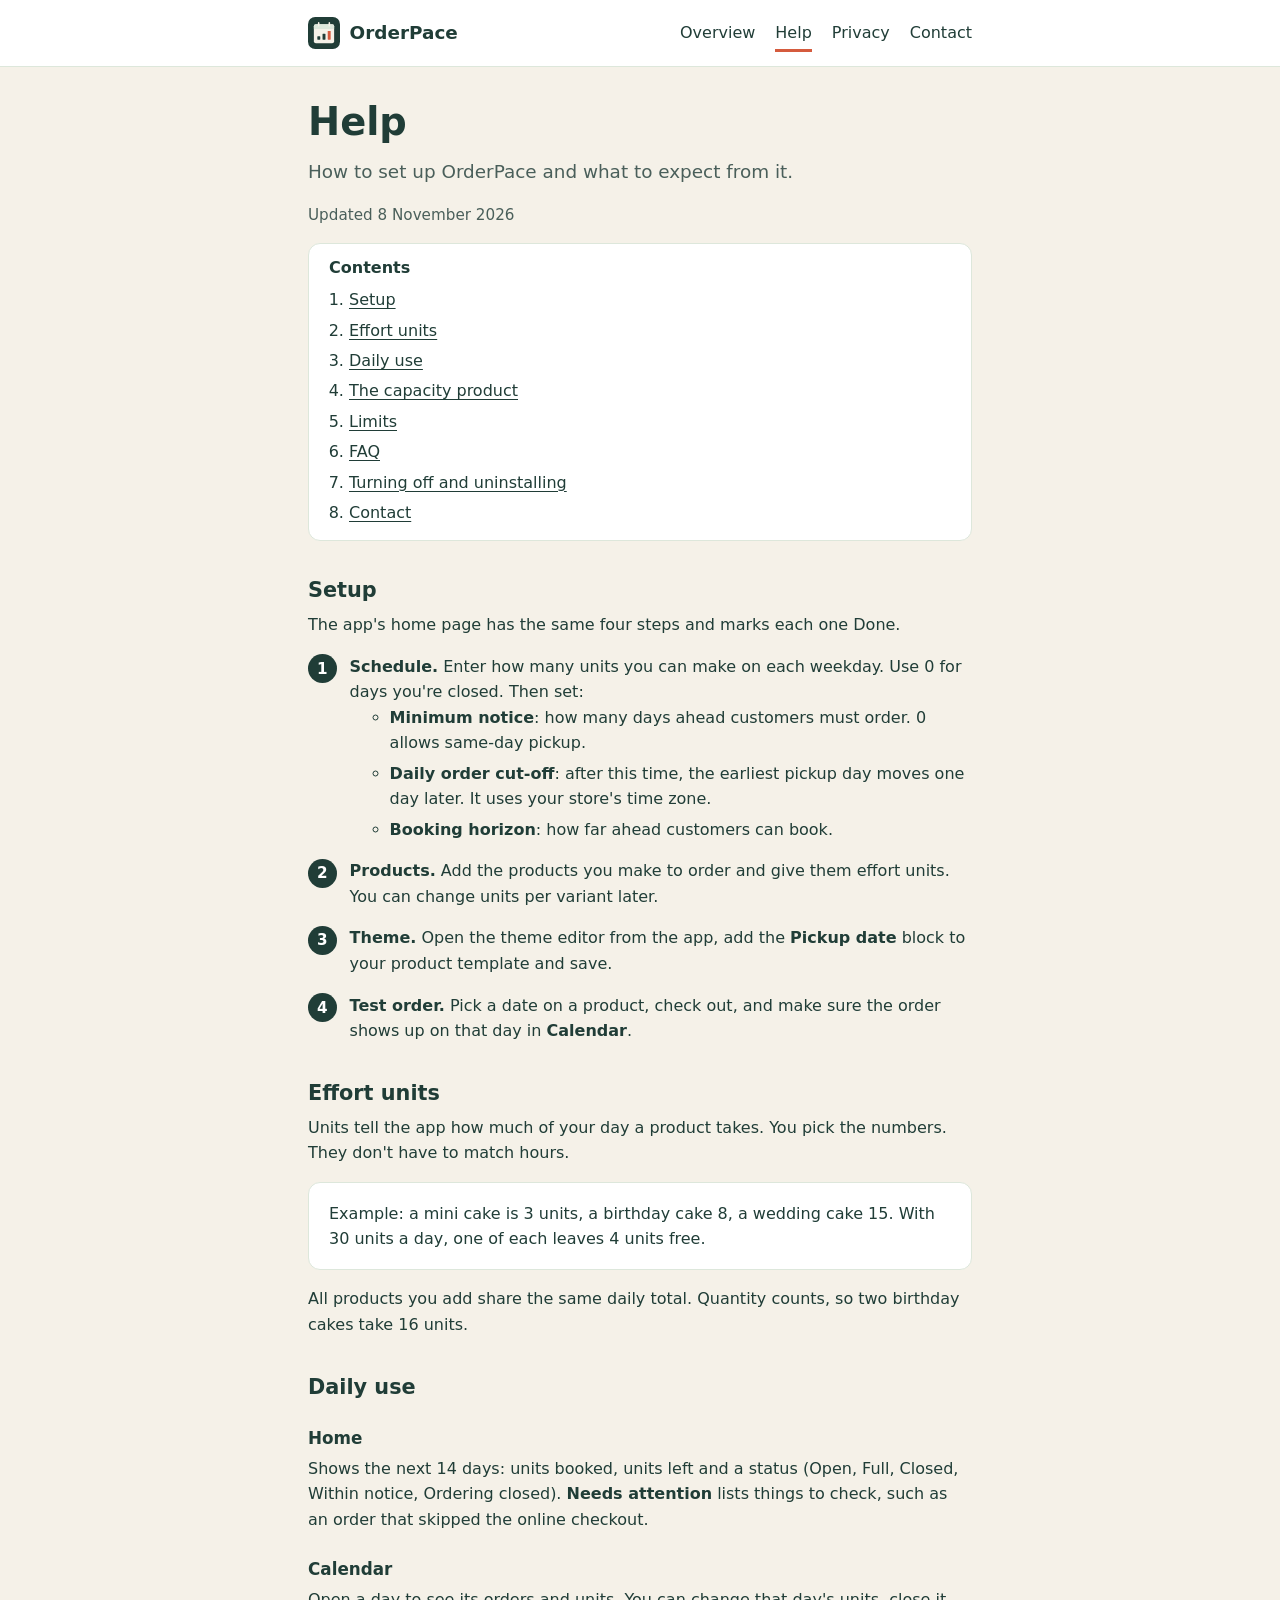
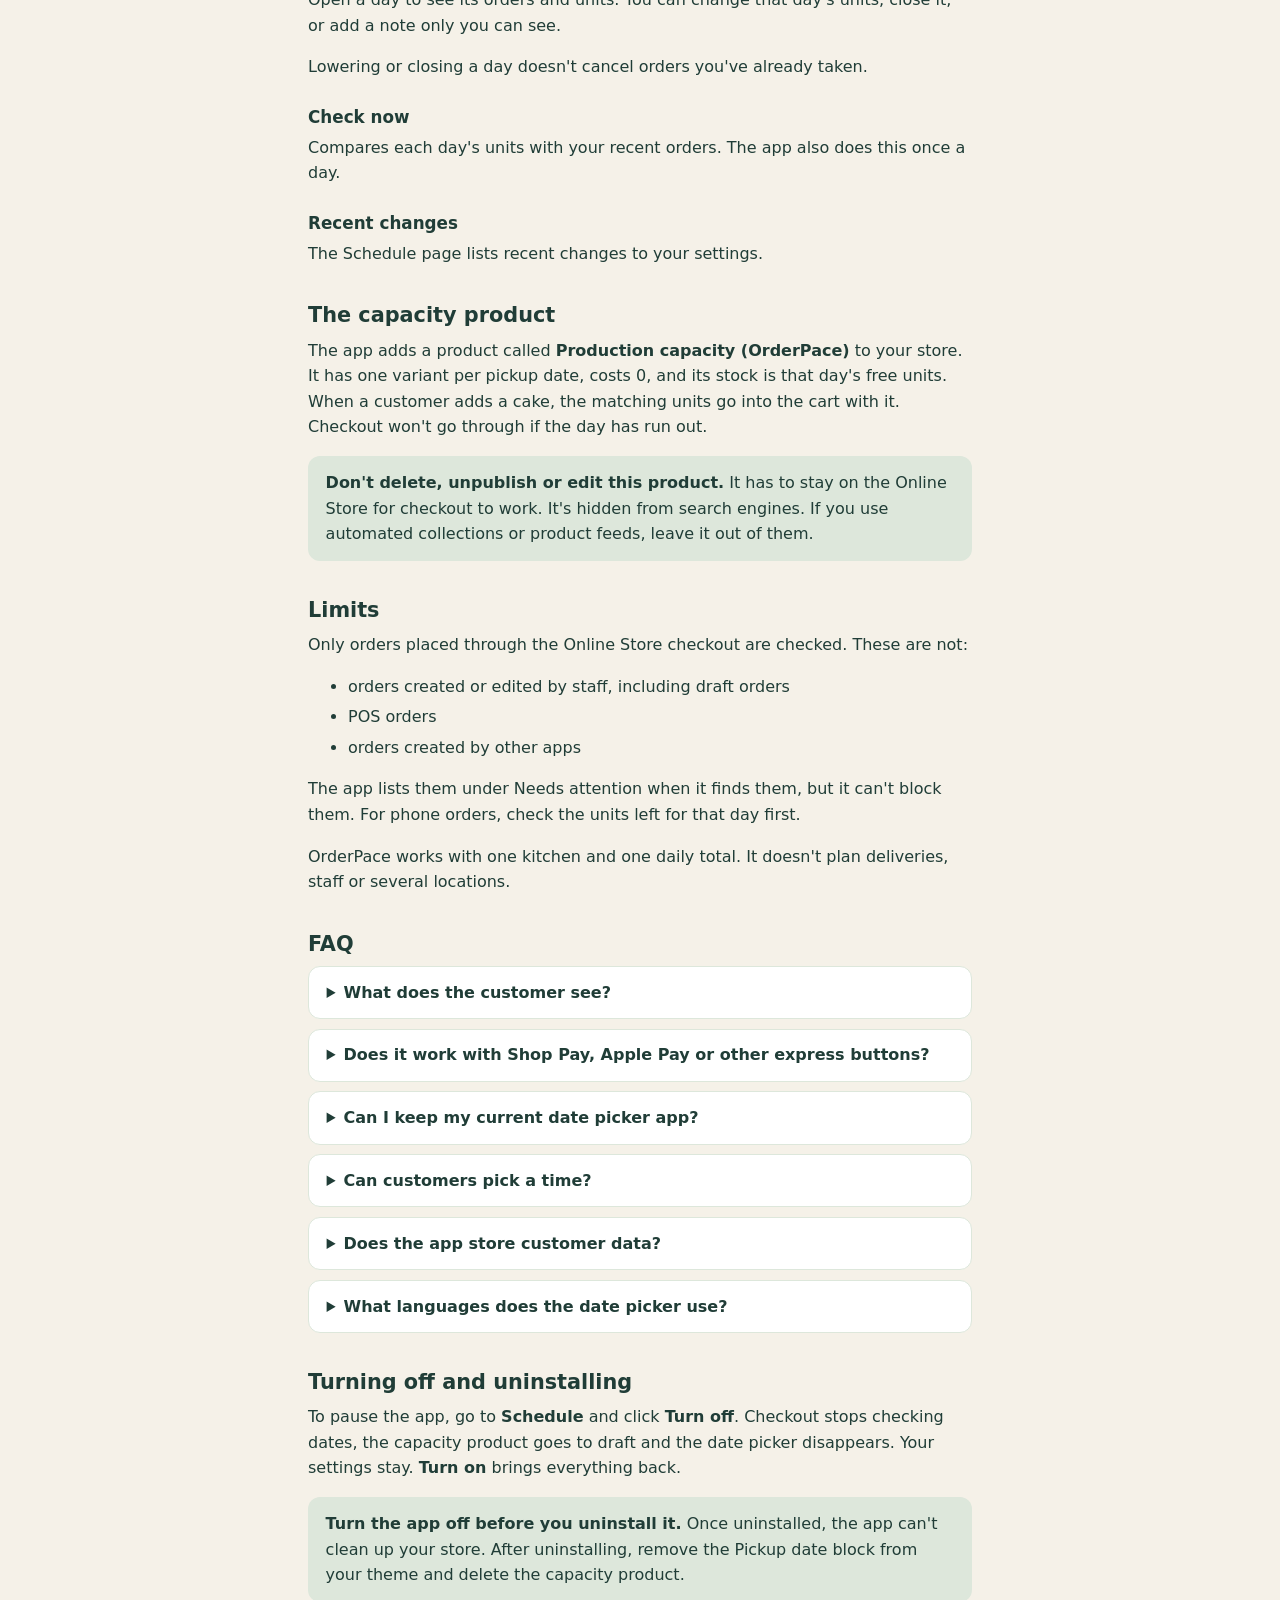
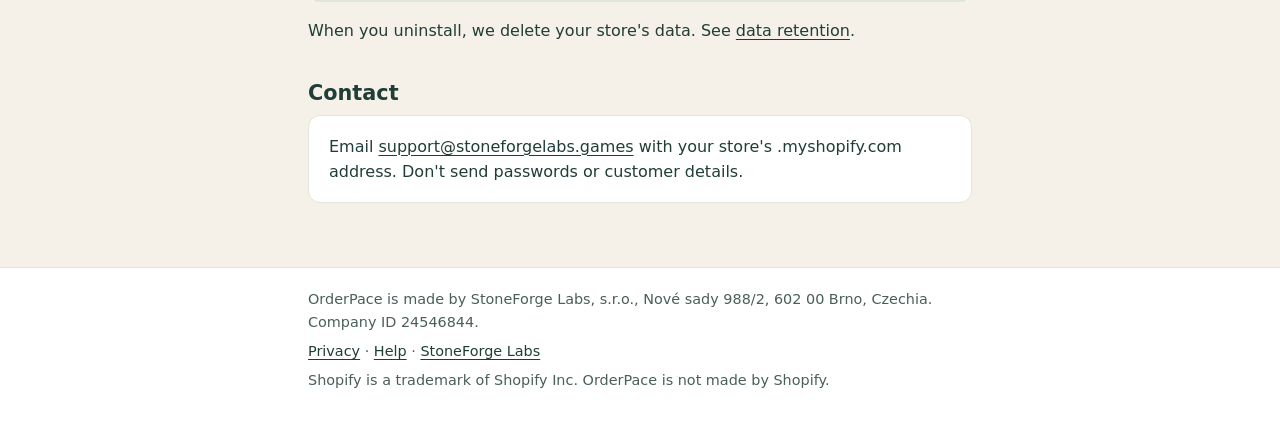
<file: orderpace/help/index.html>
<!doctype html>
<html lang="en">
<head>
<meta charset="utf-8">
<meta name="viewport" content="width=device-width, initial-scale=1">
<title>OrderPace help</title>
<meta name="description" content="Set up OrderPace, the Shopify app that limits made-to-order pickup dates to what your kitchen can make.">
<link rel="canonical" href="https://stoneforgelabs.games/orderpace/help/">
<meta name="theme-color" content="#203D37">
<link rel="icon" href="../assets/icon.svg" type="image/svg+xml">
<link rel="stylesheet" href="../assets/orderpace.css">
</head>
<body>
<a class="skip-link" href="#main">Skip to content</a>

<header class="site-header">
  <div class="site-header__inner">
    <a class="brand" href="../"><img src="../assets/icon.svg" alt="" width="32" height="32">OrderPace</a>
    <nav class="site-nav" aria-label="Main">
      <ul>
        <li><a href="../">Overview</a></li>
        <li><a href="./" aria-current="page">Help</a></li>
        <li><a href="../privacy/">Privacy</a></li>
        <li><a href="#contact">Contact</a></li>
      </ul>
    </nav>
  </div>
</header>

<main id="main">
  <h1>Help</h1>
  <p class="lede">How to set up OrderPace and what to expect from it.</p>
  <p class="updated">Updated <time datetime="2026-11-08">8 November 2026</time></p>

  <nav class="toc" aria-labelledby="toc-title">
    <h2 id="toc-title">Contents</h2>
    <ol>
      <li><a href="#setup">Setup</a></li>
      <li><a href="#units">Effort units</a></li>
      <li><a href="#daily">Daily use</a></li>
      <li><a href="#capacity-product">The capacity product</a></li>
      <li><a href="#limits">Limits</a></li>
      <li><a href="#faq">FAQ</a></li>
      <li><a href="#turn-off">Turning off and uninstalling</a></li>
      <li><a href="#contact">Contact</a></li>
    </ol>
  </nav>

  <h2 id="setup">Setup</h2>
  <p>The app's home page has the same four steps and marks each one Done.</p>
  <ol class="steps">
    <li>
      <strong>Schedule.</strong> Enter how many units you can make on each weekday. Use 0 for days you're closed. Then set:
      <ul>
        <li><strong>Minimum notice</strong>: how many days ahead customers must order. 0 allows same-day pickup.</li>
        <li><strong>Daily order cut-off</strong>: after this time, the earliest pickup day moves one day later. It uses your store's time zone.</li>
        <li><strong>Booking horizon</strong>: how far ahead customers can book.</li>
      </ul>
    </li>
    <li><strong>Products.</strong> Add the products you make to order and give them effort units. You can change units per variant later.</li>
    <li><strong>Theme.</strong> Open the theme editor from the app, add the <strong>Pickup date</strong> block to your product template and save.</li>
    <li><strong>Test order.</strong> Pick a date on a product, check out, and make sure the order shows up on that day in <strong>Calendar</strong>.</li>
  </ol>

  <h2 id="units">Effort units</h2>
  <p>Units tell the app how much of your day a product takes. You pick the numbers. They don't have to match hours.</p>
  <div class="card">
    <p>Example: a mini cake is 3 units, a birthday cake 8, a wedding cake 15. With 30 units a day, one of each leaves 4 units free.</p>
  </div>
  <p>All products you add share the same daily total. Quantity counts, so two birthday cakes take 16 units.</p>

  <h2 id="daily">Daily use</h2>
  <h3>Home</h3>
  <p>Shows the next 14 days: units booked, units left and a status (Open, Full, Closed, Within notice, Ordering closed). <strong>Needs attention</strong> lists things to check, such as an order that skipped the online checkout.</p>
  <h3>Calendar</h3>
  <p>Open a day to see its orders and units. You can change that day's units, close it, or add a note only you can see.</p>
  <p>Lowering or closing a day doesn't cancel orders you've already taken.</p>
  <h3>Check now</h3>
  <p>Compares each day's units with your recent orders. The app also does this once a day.</p>
  <h3>Recent changes</h3>
  <p>The Schedule page lists recent changes to your settings.</p>

  <h2 id="capacity-product">The capacity product</h2>
  <p>The app adds a product called <strong>Production capacity (OrderPace)</strong> to your store. It has one variant per pickup date, costs 0, and its stock is that day's free units. When a customer adds a cake, the matching units go into the cart with it. Checkout won't go through if the day has run out.</p>
  <div class="note">
    <p><strong>Don't delete, unpublish or edit this product.</strong> It has to stay on the Online Store for checkout to work. It's hidden from search engines. If you use automated collections or product feeds, leave it out of them.</p>
  </div>

  <h2 id="limits">Limits</h2>
  <p>Only orders placed through the Online Store checkout are checked. These are not:</p>
  <ul>
    <li>orders created or edited by staff, including draft orders</li>
    <li>POS orders</li>
    <li>orders created by other apps</li>
  </ul>
  <p>The app lists them under Needs attention when it finds them, but it can't block them. For phone orders, check the units left for that day first.</p>
  <p>OrderPace works with one kitchen and one daily total. It doesn't plan deliveries, staff or several locations.</p>

  <h2 id="faq">FAQ</h2>

  <details>
    <summary>What does the customer see?</summary>
    <div><p>A calendar on the product page. Days that are full, closed, too soon or past the cut-off can't be picked. Full days say Fully booked. If a day fills up while they shop, they're asked to pick another one.</p></div>
  </details>

  <details>
    <summary>Does it work with Shop Pay, Apple Pay or other express buttons?</summary>
    <div><p>We haven't tested these yet. The app hides the Buy it now button on your made-to-order products so customers go through the cart. Contact us before you rely on express checkout.</p></div>
  </details>

  <details>
    <summary>Can I keep my current date picker app?</summary>
    <div><p>We haven't tested OrderPace with other date picker apps, and the two won't share data. Contact us before using both on the same products.</p></div>
  </details>

  <details>
    <summary>Can customers pick a time?</summary>
    <div><p>No, only a date.</p></div>
  </details>

  <details>
    <summary>Does the app store customer data?</summary>
    <div><p>No. For each order it keeps the order ID and number, the pickup date and the units. No names, emails, phone numbers or addresses. See the <a href="../privacy/">privacy policy</a>.</p></div>
  </details>

  <details>
    <summary>What languages does the date picker use?</summary>
    <div><p>Its messages are in English. Month and day names follow your storefront's language. Today and the cut-off use your store's time zone.</p></div>
  </details>

  <h2 id="turn-off">Turning off and uninstalling</h2>
  <p>To pause the app, go to <strong>Schedule</strong> and click <strong>Turn off</strong>. Checkout stops checking dates, the capacity product goes to draft and the date picker disappears. Your settings stay. <strong>Turn on</strong> brings everything back.</p>
  <div class="note">
    <p><strong>Turn the app off before you uninstall it.</strong> Once uninstalled, the app can't clean up your store. After uninstalling, remove the Pickup date block from your theme and delete the capacity product.</p>
  </div>
  <p>When you uninstall, we delete your store's data. See <a href="../privacy/#retention">data retention</a>.</p>

  <h2 id="contact">Contact</h2>
  <div class="card">
    <p>Email <a href="mailto:support@stoneforgelabs.games?subject=OrderPace">support@stoneforgelabs.games</a> with your store's .myshopify.com address. Don't send passwords or customer details.</p>
  </div>
</main>

<footer class="site-footer">
  <div class="site-footer__inner">
    <p>OrderPace is made by StoneForge Labs, s.r.o., Nové sady 988/2, 602 00 Brno, Czechia. Company ID 24546844.</p>
    <p><a href="../privacy/">Privacy</a> · <a href="./">Help</a> · <a href="https://stoneforgelabs.games/">StoneForge Labs</a></p>
    <p>Shopify is a trademark of Shopify Inc. OrderPace is not made by Shopify.</p>
  </div>
</footer>
</body>
</html>
</file>
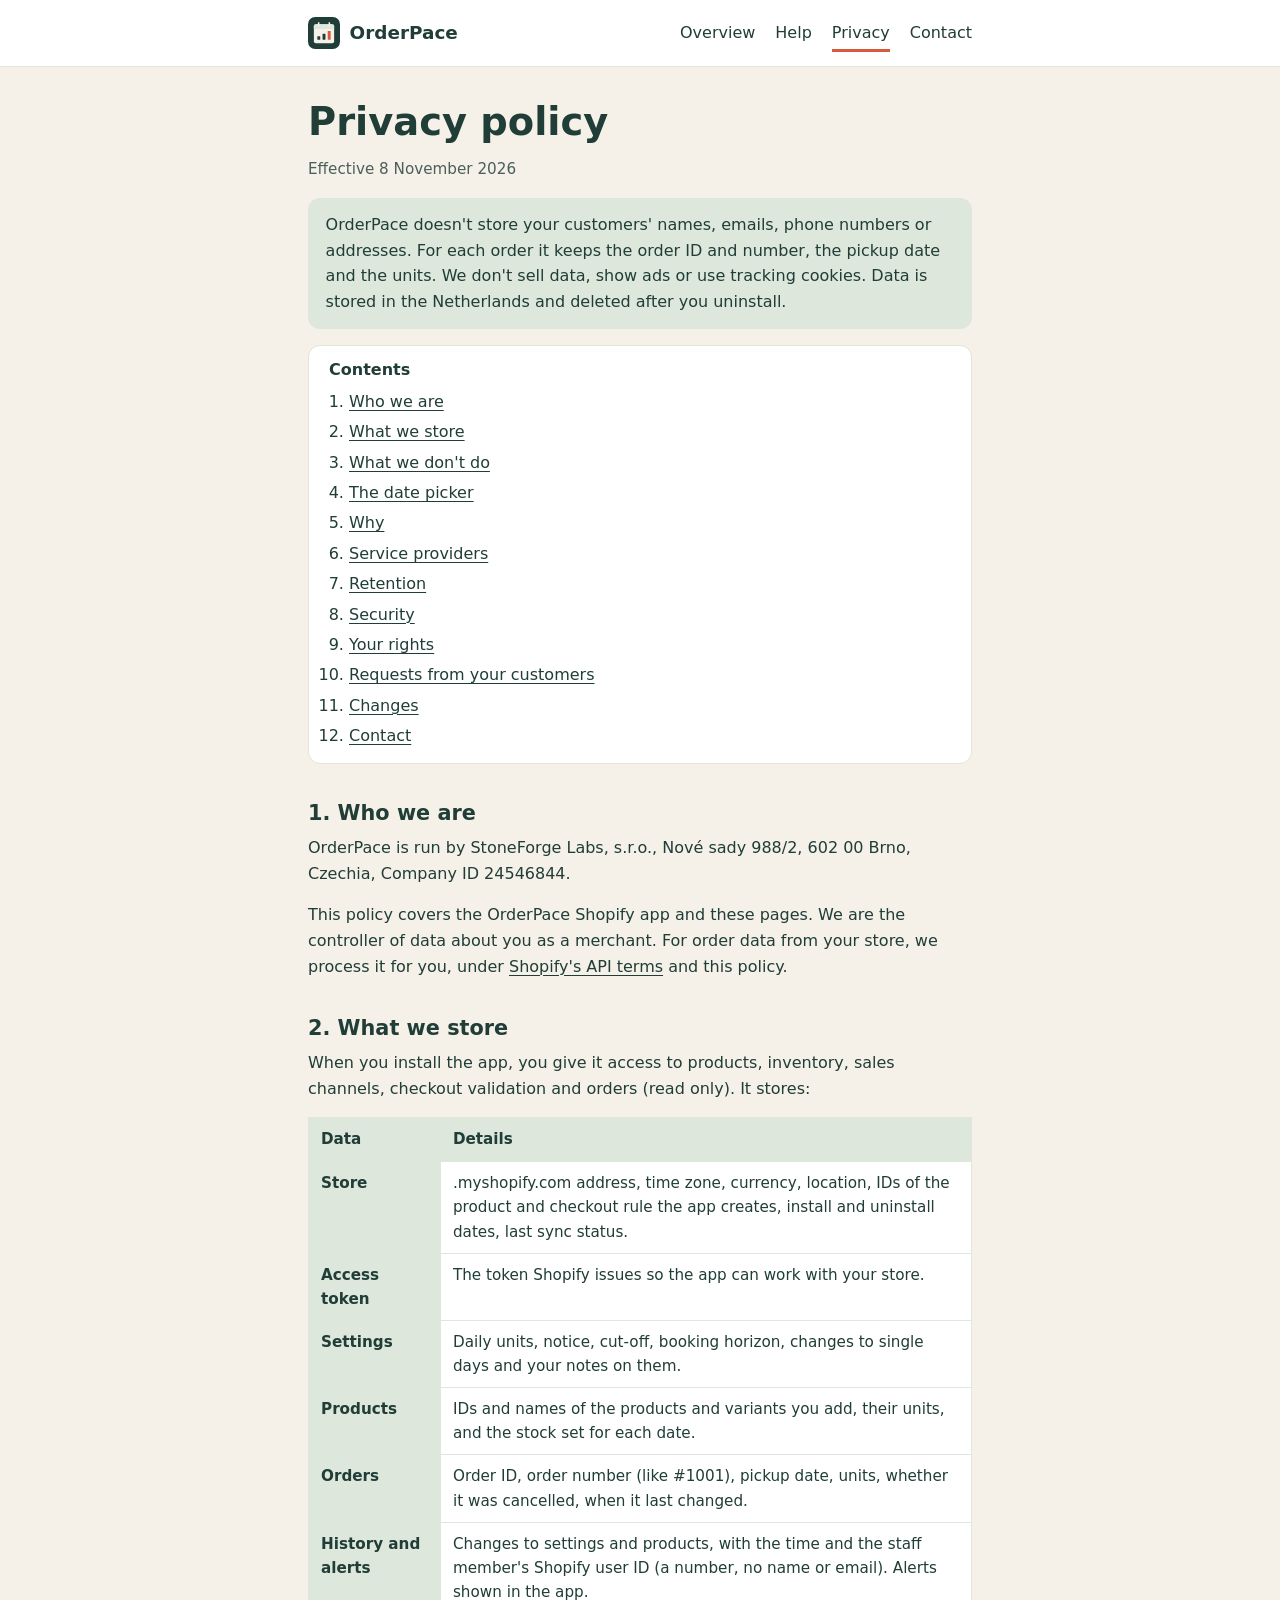
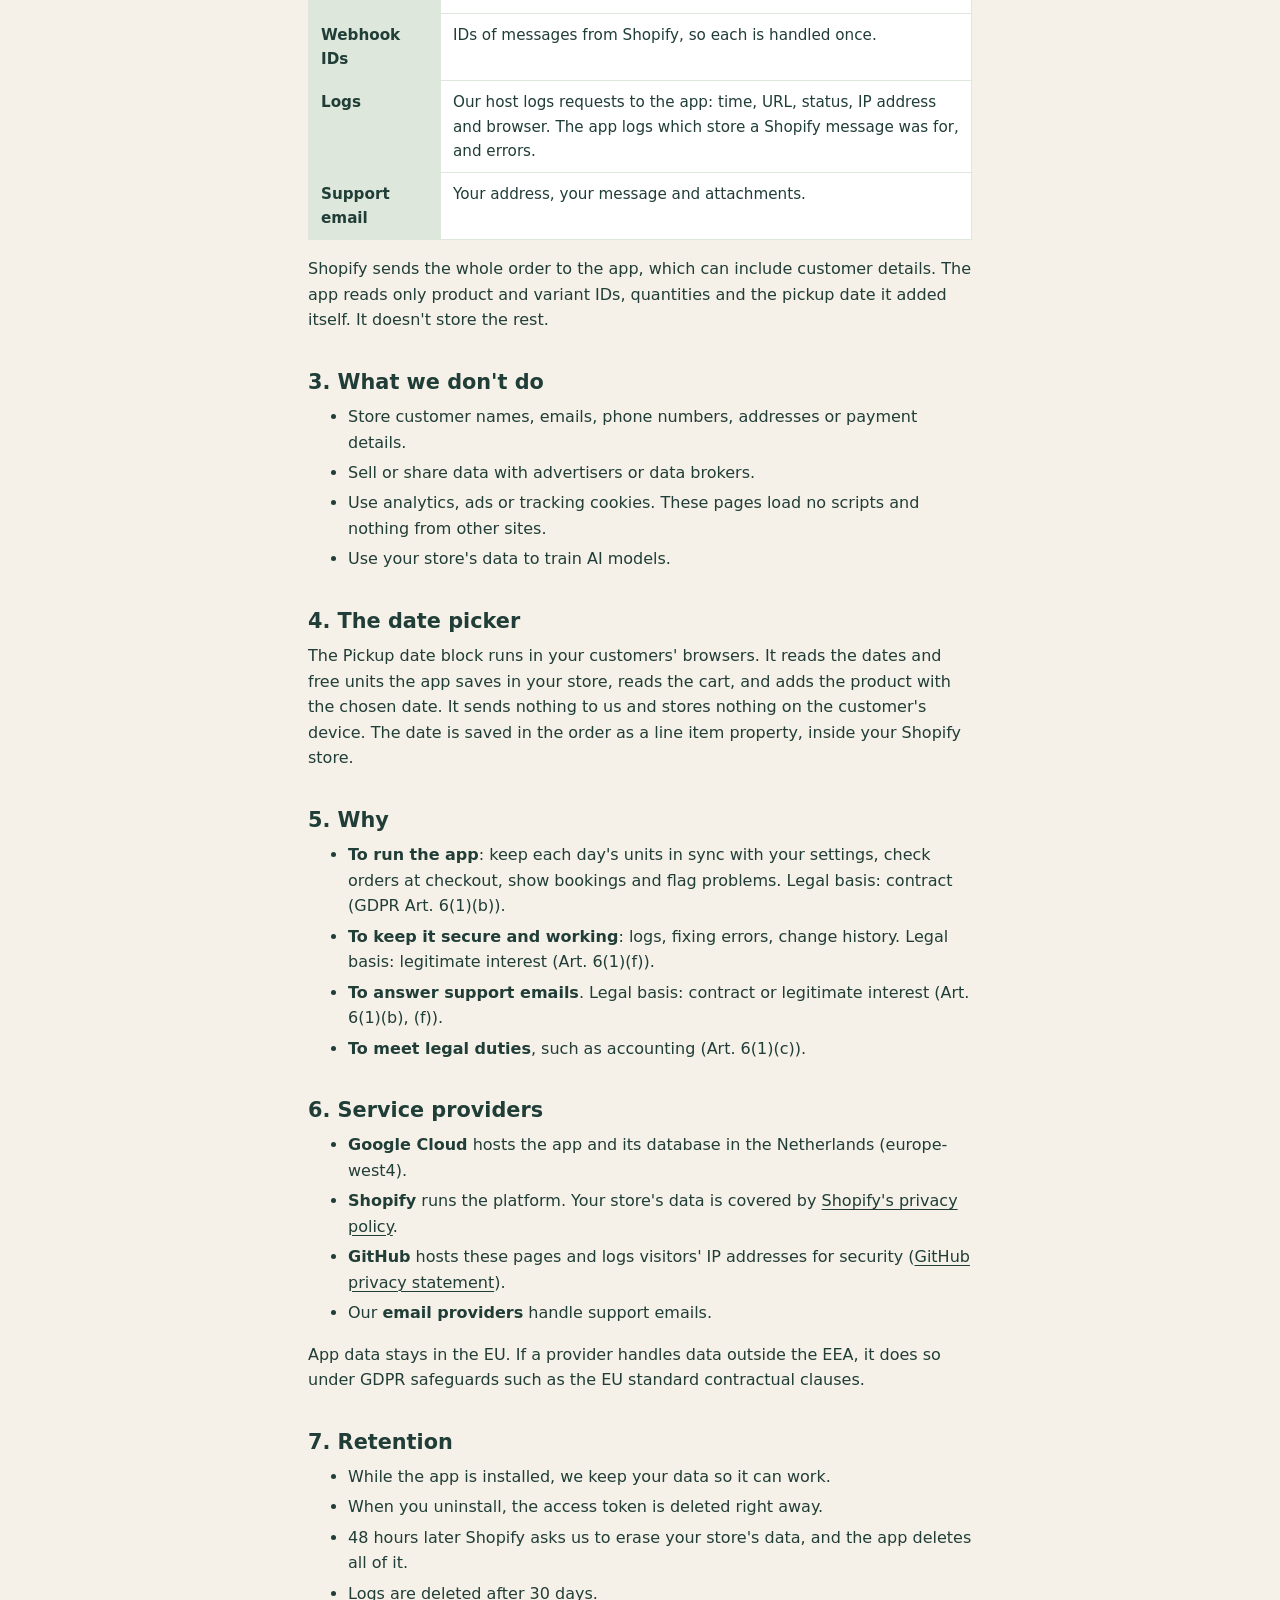
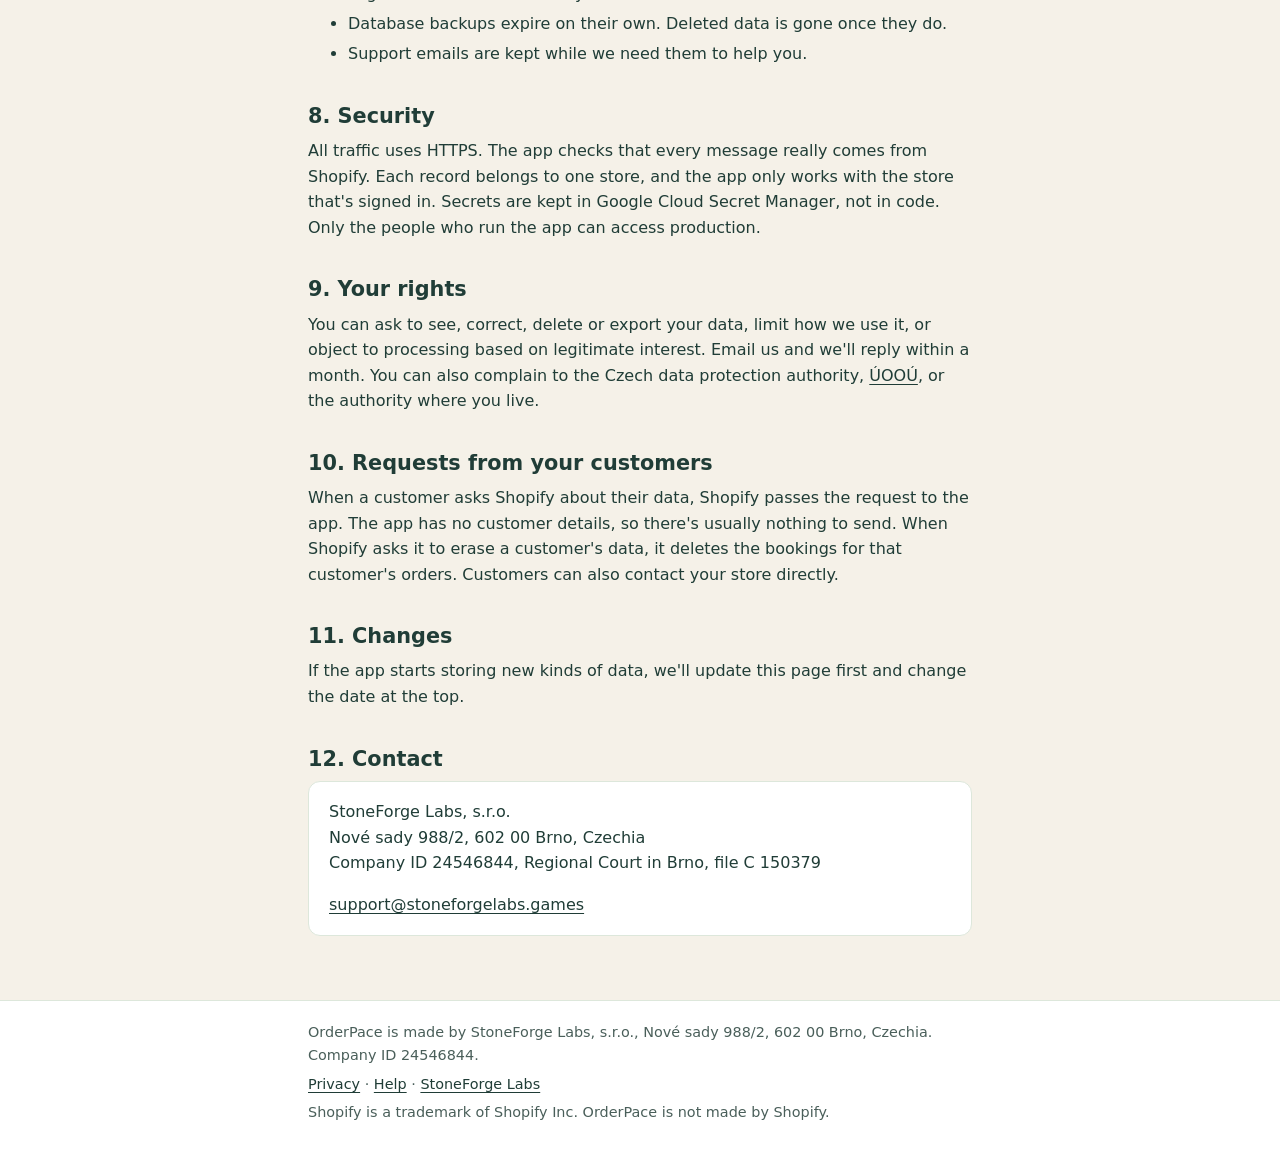
<file: orderpace/privacy/index.html>
<!doctype html>
<html lang="en">
<head>
<meta charset="utf-8">
<meta name="viewport" content="width=device-width, initial-scale=1">
<title>OrderPace privacy policy</title>
<meta name="description" content="What data the OrderPace Shopify app keeps, why, where and for how long.">
<link rel="canonical" href="https://stoneforgelabs.games/orderpace/privacy/">
<meta name="theme-color" content="#203D37">
<link rel="icon" href="../assets/icon.svg" type="image/svg+xml">
<link rel="stylesheet" href="../assets/orderpace.css">
</head>
<body>
<a class="skip-link" href="#main">Skip to content</a>

<header class="site-header">
  <div class="site-header__inner">
    <a class="brand" href="../"><img src="../assets/icon.svg" alt="" width="32" height="32">OrderPace</a>
    <nav class="site-nav" aria-label="Main">
      <ul>
        <li><a href="../">Overview</a></li>
        <li><a href="../help/">Help</a></li>
        <li><a href="./" aria-current="page">Privacy</a></li>
        <li><a href="#contact">Contact</a></li>
      </ul>
    </nav>
  </div>
</header>

<main id="main">
  <h1>Privacy policy</h1>
  <p class="updated">Effective <time datetime="2026-11-08">8 November 2026</time></p>

  <div class="note">
    <p>OrderPace doesn't store your customers' names, emails, phone numbers or addresses. For each order it keeps the order ID and number, the pickup date and the units. We don't sell data, show ads or use tracking cookies. Data is stored in the Netherlands and deleted after you uninstall.</p>
  </div>

  <nav class="toc" aria-labelledby="toc-title">
    <h2 id="toc-title">Contents</h2>
    <ol>
      <li><a href="#who">Who we are</a></li>
      <li><a href="#data">What we store</a></li>
      <li><a href="#not-collected">What we don't do</a></li>
      <li><a href="#storefront">The date picker</a></li>
      <li><a href="#purposes">Why</a></li>
      <li><a href="#processors">Service providers</a></li>
      <li><a href="#retention">Retention</a></li>
      <li><a href="#security">Security</a></li>
      <li><a href="#rights">Your rights</a></li>
      <li><a href="#customers">Requests from your customers</a></li>
      <li><a href="#changes">Changes</a></li>
      <li><a href="#contact">Contact</a></li>
    </ol>
  </nav>

  <h2 id="who">1. Who we are</h2>
  <p>OrderPace is run by StoneForge Labs, s.r.o., Nové sady 988/2, 602 00 Brno, Czechia, Company ID 24546844.</p>
  <p>This policy covers the OrderPace Shopify app and these pages. We are the controller of data about you as a merchant. For order data from your store, we process it for you, under <a href="https://www.shopify.com/legal/api-terms">Shopify's API terms</a> and this policy.</p>

  <h2 id="data">2. What we store</h2>
  <p>When you install the app, you give it access to products, inventory, sales channels, checkout validation and orders (read only). It stores:</p>
  <div class="table-wrap">
    <table>
      <caption class="sr-only">Data the app stores</caption>
      <thead>
        <tr><th scope="col">Data</th><th scope="col">Details</th></tr>
      </thead>
      <tbody>
        <tr><th scope="row">Store</th><td>.myshopify.com address, time zone, currency, location, IDs of the product and checkout rule the app creates, install and uninstall dates, last sync status.</td></tr>
        <tr><th scope="row">Access token</th><td>The token Shopify issues so the app can work with your store.</td></tr>
        <tr><th scope="row">Settings</th><td>Daily units, notice, cut-off, booking horizon, changes to single days and your notes on them.</td></tr>
        <tr><th scope="row">Products</th><td>IDs and names of the products and variants you add, their units, and the stock set for each date.</td></tr>
        <tr><th scope="row">Orders</th><td>Order ID, order number (like #1001), pickup date, units, whether it was cancelled, when it last changed.</td></tr>
        <tr><th scope="row">History and alerts</th><td>Changes to settings and products, with the time and the staff member's Shopify user ID (a number, no name or email). Alerts shown in the app.</td></tr>
        <tr><th scope="row">Webhook IDs</th><td>IDs of messages from Shopify, so each is handled once.</td></tr>
        <tr><th scope="row">Logs</th><td>Our host logs requests to the app: time, URL, status, IP address and browser. The app logs which store a Shopify message was for, and errors.</td></tr>
        <tr><th scope="row">Support email</th><td>Your address, your message and attachments.</td></tr>
      </tbody>
    </table>
  </div>
  <p>Shopify sends the whole order to the app, which can include customer details. The app reads only product and variant IDs, quantities and the pickup date it added itself. It doesn't store the rest.</p>

  <h2 id="not-collected">3. What we don't do</h2>
  <ul>
    <li>Store customer names, emails, phone numbers, addresses or payment details.</li>
    <li>Sell or share data with advertisers or data brokers.</li>
    <li>Use analytics, ads or tracking cookies. These pages load no scripts and nothing from other sites.</li>
    <li>Use your store's data to train AI models.</li>
  </ul>

  <h2 id="storefront">4. The date picker</h2>
  <p>The Pickup date block runs in your customers' browsers. It reads the dates and free units the app saves in your store, reads the cart, and adds the product with the chosen date. It sends nothing to us and stores nothing on the customer's device. The date is saved in the order as a line item property, inside your Shopify store.</p>

  <h2 id="purposes">5. Why</h2>
  <ul>
    <li><strong>To run the app</strong>: keep each day's units in sync with your settings, check orders at checkout, show bookings and flag problems. Legal basis: contract (GDPR Art. 6(1)(b)).</li>
    <li><strong>To keep it secure and working</strong>: logs, fixing errors, change history. Legal basis: legitimate interest (Art. 6(1)(f)).</li>
    <li><strong>To answer support emails</strong>. Legal basis: contract or legitimate interest (Art. 6(1)(b), (f)).</li>
    <li><strong>To meet legal duties</strong>, such as accounting (Art. 6(1)(c)).</li>
  </ul>

  <h2 id="processors">6. Service providers</h2>
  <ul>
    <li><strong>Google Cloud</strong> hosts the app and its database in the Netherlands (europe-west4).</li>
    <li><strong>Shopify</strong> runs the platform. Your store's data is covered by <a href="https://www.shopify.com/legal/privacy">Shopify's privacy policy</a>.</li>
    <li><strong>GitHub</strong> hosts these pages and logs visitors' IP addresses for security (<a href="https://docs.github.com/en/site-policy/privacy-policies/github-general-privacy-statement">GitHub privacy statement</a>).</li>
    <li>Our <strong>email providers</strong> handle support emails.</li>
  </ul>
  <p>App data stays in the EU. If a provider handles data outside the EEA, it does so under GDPR safeguards such as the EU standard contractual clauses.</p>

  <h2 id="retention">7. Retention</h2>
  <ul>
    <li>While the app is installed, we keep your data so it can work.</li>
    <li>When you uninstall, the access token is deleted right away.</li>
    <li>48 hours later Shopify asks us to erase your store's data, and the app deletes all of it.</li>
    <li>Logs are deleted after 30 days.</li>
    <li>Database backups expire on their own. Deleted data is gone once they do.</li>
    <li>Support emails are kept while we need them to help you.</li>
  </ul>

  <h2 id="security">8. Security</h2>
  <p>All traffic uses HTTPS. The app checks that every message really comes from Shopify. Each record belongs to one store, and the app only works with the store that's signed in. Secrets are kept in Google Cloud Secret Manager, not in code. Only the people who run the app can access production.</p>

  <h2 id="rights">9. Your rights</h2>
  <p>You can ask to see, correct, delete or export your data, limit how we use it, or object to processing based on legitimate interest. Email us and we'll reply within a month. You can also complain to the Czech data protection authority, <a href="https://uoou.gov.cz/en">ÚOOÚ</a>, or the authority where you live.</p>

  <h2 id="customers">10. Requests from your customers</h2>
  <p>When a customer asks Shopify about their data, Shopify passes the request to the app. The app has no customer details, so there's usually nothing to send. When Shopify asks it to erase a customer's data, it deletes the bookings for that customer's orders. Customers can also contact your store directly.</p>

  <h2 id="changes">11. Changes</h2>
  <p>If the app starts storing new kinds of data, we'll update this page first and change the date at the top.</p>

  <h2 id="contact">12. Contact</h2>
  <div class="card">
    <p>StoneForge Labs, s.r.o.<br>Nové sady 988/2, 602 00 Brno, Czechia<br>Company ID 24546844, Regional Court in Brno, file C 150379</p>
    <p><a href="mailto:support@stoneforgelabs.games?subject=OrderPace%20privacy">support@stoneforgelabs.games</a></p>
  </div>
</main>

<footer class="site-footer">
  <div class="site-footer__inner">
    <p>OrderPace is made by StoneForge Labs, s.r.o., Nové sady 988/2, 602 00 Brno, Czechia. Company ID 24546844.</p>
    <p><a href="./">Privacy</a> · <a href="../help/">Help</a> · <a href="https://stoneforgelabs.games/">StoneForge Labs</a></p>
    <p>Shopify is a trademark of Shopify Inc. OrderPace is not made by Shopify.</p>
  </div>
</footer>
</body>
</html>
</file>
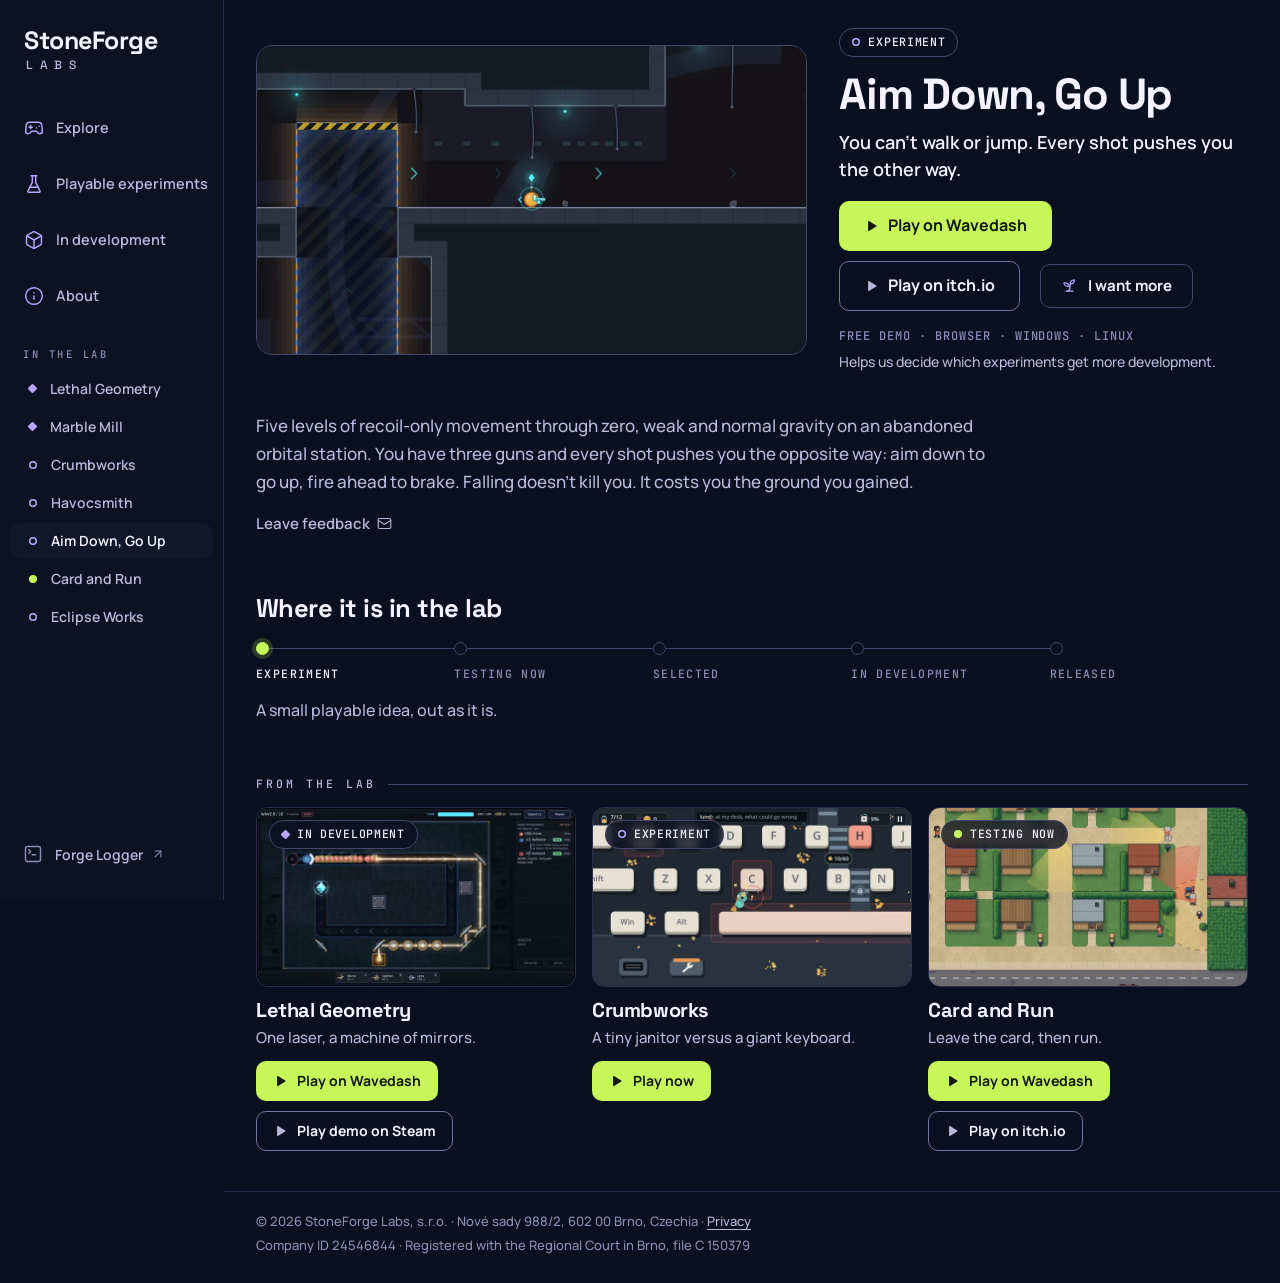
<file: aim-down-go-up.html>
<!doctype html>
<!-- Vygenerováno scripts/build_web.py z data/web_games.json — ručně neupravovat. -->
<html lang="en">
<head>
<meta charset="utf-8">
<meta name="viewport" content="width=device-width, initial-scale=1">
<title>Aim Down, Go Up — StoneForge Labs</title>
<meta name="description" content="You can&#x27;t walk or jump. Every shot pushes you the other way. Free demo.">
<link rel="canonical" href="https://stoneforgelabs.games/aim-down-go-up.html">
<meta name="theme-color" content="#0b1020">

<meta property="og:type" content="website">
<meta property="og:site_name" content="StoneForge Labs">
<meta property="og:title" content="Aim Down, Go Up — Every shot pushes you the other way.">
<meta property="og:description" content="You can&#x27;t walk or jump. Every shot pushes you the other way. Free demo.">
<meta property="og:url" content="https://stoneforgelabs.games/aim-down-go-up.html">
<meta property="og:image" content="https://stoneforgelabs.games/assets/img/games/aim-down-go-up-og.jpg">
<meta name="twitter:card" content="summary_large_image">

<link rel="icon" href="assets/img/favicon.svg" type="image/svg+xml">
<link rel="stylesheet" href="assets/css/tokens.css">
<link rel="stylesheet" href="assets/css/site.css">
<script src="assets/js/menu.js" defer></script>
<script src="assets/js/lab.js" defer></script>
</head>
<body data-game="aim-down-go-up" data-lab="https://stoneforge-lab.stoneforgelabs.workers.dev">
<a class="skip-link" href="#main">Skip to content</a>

<div class="shell">

<header class="rail">
  <div class="rail__bar">
    <a class="brand" href="/"><span class="brand__name">StoneForge</span><span class="brand__labs">Labs</span></a>
    <button class="rail__toggle" type="button" aria-expanded="false" aria-controls="site-nav" hidden><svg width="20" height="20" viewBox="0 0 24 24" fill="none" stroke="currentColor" stroke-width="1.75" stroke-linecap="round" stroke-linejoin="round" aria-hidden="true"><path d="M4 6h16"/><path d="M4 12h16"/><path d="M4 18h16"/></svg><span>Menu</span></button>
  </div>
  <nav class="rail__nav" id="site-nav" aria-label="Main">
    <ul class="rail__list">
      <li><a class="rail__link" href="/#top"><svg width="20" height="20" viewBox="0 0 24 24" fill="none" stroke="currentColor" stroke-width="1.75" stroke-linecap="round" stroke-linejoin="round" aria-hidden="true"><path d="M6 11h4"/><path d="M8 9v4"/><path d="M15 12h.01"/><path d="M18 10h.01"/><path d="M17.32 5H6.68a4 4 0 0 0-3.98 3.59C2.6 9.42 2 14.46 2 16a3 3 0 0 0 3 3c1 0 1.5-.5 2-1l1.41-1.41A2 2 0 0 1 9.83 16h4.34a2 2 0 0 1 1.41.59L17 18c.5.5 1 1 2 1a3 3 0 0 0 3-3c0-1.55-.6-6.58-.69-7.26A4 4 0 0 0 17.32 5z"/></svg><span>Explore</span></a></li><li><a class="rail__link" href="/#play"><svg width="20" height="20" viewBox="0 0 24 24" fill="none" stroke="currentColor" stroke-width="1.75" stroke-linecap="round" stroke-linejoin="round" aria-hidden="true"><path d="M10 2v7.53a2 2 0 0 1-.21.9L4.72 20.55a1 1 0 0 0 .9 1.45h12.76a1 1 0 0 0 .9-1.45l-5.07-10.13A2 2 0 0 1 14 9.53V2"/><path d="M8.5 2h7"/><path d="M7 16h10"/></svg><span>Playable experiments</span></a></li><li><a class="rail__link" href="/#development"><svg width="20" height="20" viewBox="0 0 24 24" fill="none" stroke="currentColor" stroke-width="1.75" stroke-linecap="round" stroke-linejoin="round" aria-hidden="true"><path d="M21 8a2 2 0 0 0-1-1.73l-7-4a2 2 0 0 0-2 0l-7 4A2 2 0 0 0 3 8v8a2 2 0 0 0 1 1.73l7 4a2 2 0 0 0 2 0l7-4A2 2 0 0 0 21 16Z"/><path d="m3.3 7 8.7 5 8.7-5"/><path d="M12 22V12"/></svg><span>In development</span></a></li><li><a class="rail__link" href="/#about"><svg width="20" height="20" viewBox="0 0 24 24" fill="none" stroke="currentColor" stroke-width="1.75" stroke-linecap="round" stroke-linejoin="round" aria-hidden="true"><circle cx="12" cy="12" r="10"/><path d="M12 16v-4"/><path d="M12 8h.01"/></svg><span>About</span></a></li>
    </ul>
    <div class="rail__lab">
      <p class="rail__eyebrow" id="rail-lab">In the lab</p>
      <ul class="rail__games" aria-labelledby="rail-lab">
        <li><a class="rail__game" href="lethal-geometry.html"><span class="sdot sdot--in_development" aria-hidden="true"></span><span class="rail__gname">Lethal Geometry</span><span class="sr-only"> — In development</span></a></li><li><a class="rail__game" href="marble-mill.html"><span class="sdot sdot--in_development" aria-hidden="true"></span><span class="rail__gname">Marble Mill</span><span class="sr-only"> — In development</span></a></li><li><a class="rail__game" href="crumbworks.html"><span class="sdot sdot--experiment" aria-hidden="true"></span><span class="rail__gname">Crumbworks</span><span class="sr-only"> — Experiment</span></a></li><li><a class="rail__game" href="havocsmith.html"><span class="sdot sdot--experiment" aria-hidden="true"></span><span class="rail__gname">Havocsmith</span><span class="sr-only"> — Experiment</span></a></li><li><a class="rail__game" href="aim-down-go-up.html" aria-current="page"><span class="sdot sdot--experiment" aria-hidden="true"></span><span class="rail__gname">Aim Down, Go Up</span><span class="sr-only"> — Experiment</span></a></li><li><a class="rail__game" href="card-and-run.html"><span class="sdot sdot--testing" aria-hidden="true"></span><span class="rail__gname">Card and Run</span><span class="sr-only"> — Testing now</span></a></li><li><a class="rail__game" href="eclipse-works.html"><span class="sdot sdot--experiment" aria-hidden="true"></span><span class="rail__gname">Eclipse Works</span><span class="sr-only"> — Experiment</span></a></li>
      </ul>
    </div>
    <a class="rail__tool" href="https://forgelogger.dev" target="_blank" rel="noopener noreferrer"><svg width="20" height="20" viewBox="0 0 24 24" fill="none" stroke="currentColor" stroke-width="1.75" stroke-linecap="round" stroke-linejoin="round" aria-hidden="true"><path d="m7 11 2-2-2-2"/><path d="M11 13h4"/><rect width="18" height="18" x="3" y="3" rx="2"/></svg><span>Forge Logger</span><svg class="rail__ext" width="14" height="14" viewBox="0 0 24 24" fill="none" stroke="currentColor" stroke-width="1.75" stroke-linecap="round" stroke-linejoin="round" aria-hidden="true"><path d="M7 7h10v10"/><path d="M7 17 17 7"/></svg><span class="sr-only"> (playtest tool, opens in a new tab)</span></a>
  </nav>
</header>

<div class="main-col">
<main id="main" class="main">

  <section class="gpage" aria-labelledby="game-title">
    <div class="gpage__media">
      <img class="gpage__art" src="assets/img/games/aim-down-go-up-1280.webp" srcset="assets/img/games/aim-down-go-up-640.webp 640w, assets/img/games/aim-down-go-up-1280.webp 1280w" sizes="(min-width: 1200px) 760px, (min-width: 900px) 55vw, 100vw" width="1280" height="720" alt="Aim Down, Go Up: a small orange robot with a pistol stands in a dark station corridor next to a striped gravity field" fetchpriority="high">
    </div>
    <div class="gpage__copy">
      <p class="chip chip--experiment"><span class="chip__dot" aria-hidden="true"></span><span>Experiment</span></p>
      <h1 class="gpage__title" id="game-title">Aim Down, Go Up</h1>
      <p class="gpage__tagline">You can&#x27;t walk or jump. Every shot pushes you the other way.</p>
      <div class="actions"><a class="btn btn--play btn--lg" href="https://wavedash.com/games/aim-down-go-up" target="_blank" rel="noopener noreferrer" data-game="aim-down-go-up" data-place="detail" data-dest="wavedash"><svg class="btn__glyph" width="14" height="14" viewBox="0 0 24 24" aria-hidden="true"><path d="M7 4.5v15a1 1 0 0 0 1.5.86l12.5-7.5a1 1 0 0 0 0-1.72L8.5 3.64A1 1 0 0 0 7 4.5z" fill="currentColor"/></svg>Play on Wavedash<span class="sr-only">: Aim Down, Go Up</span></a><a class="btn btn--outline btn--lg" href="https://stoneforgelabs.itch.io/aim-down-go-up" target="_blank" rel="noopener noreferrer" data-game="aim-down-go-up" data-place="detail" data-dest="itch" data-play><svg class="btn__glyph" width="14" height="14" viewBox="0 0 24 24" aria-hidden="true"><path d="M7 4.5v15a1 1 0 0 0 1.5.86l12.5-7.5a1 1 0 0 0 0-1.72L8.5 3.64A1 1 0 0 0 7 4.5z" fill="currentColor"/></svg>Play on itch.io<span class="sr-only">: Aim Down, Go Up</span></a><button class="btn btn--want" id="want-more" type="button" data-want-more="aim-down-go-up" data-place="detail" aria-pressed="false" hidden><svg width="17" height="17" viewBox="0 0 24 24" fill="none" stroke="currentColor" stroke-width="1.75" stroke-linecap="round" stroke-linejoin="round" aria-hidden="true"><path d="M7 20h10"/><path d="M10 20c5.5-2.5.8-6.4 3-10"/><path d="M9.5 9.4c1.1.8 1.8 2.2 2.3 3.7-2 .4-3.5.4-4.8-.3-1.2-.6-2.3-1.9-3-4.2 2.8-.5 4.4 0 5.5.8z"/><path d="M14.1 6a7 7 0 0 0-1.1 4c1.9-.1 3.3-.6 4.3-1.4 1-1 1.6-2.3 1.7-4.6-2.7.1-4 1-4.9 2z"/></svg><span class="btn__label">I want more</span><span class="sr-only">: Aim Down, Go Up</span></button></div>
      <p class="want-next" data-want-next hidden><a class="textlink" href="#more">Try another experiment<svg width="15" height="15" viewBox="0 0 24 24" fill="none" stroke="currentColor" stroke-width="1.75" stroke-linecap="round" stroke-linejoin="round" aria-hidden="true"><path d="M5 12h14"/><path d="m12 5 7 7-7 7"/></svg></a></p>
      <p class="gpage__facts">Free demo · Browser · Windows · Linux</p>
      <p class="gpage__note" hidden data-want-note>Helps us decide which experiments get more development.</p>
    </div>
  </section>

  <section class="section gabout" aria-labelledby="about-game-title">
    <h2 class="sr-only" id="about-game-title">About Aim Down, Go Up</h2>
    <p class="prose">Five levels of recoil-only movement through zero, weak and normal gravity on an abandoned orbital station. You have three guns and every shot pushes you the opposite way: aim down to go up, fire ahead to brake. Falling doesn&#x27;t kill you. It costs you the ground you gained.</p>
    <p><a class="textlink" href="mailto:hello@stoneforgelabs.games?subject=Feedback%3A%20Aim%20Down%2C%20Go%20Up" data-game="aim-down-go-up" data-place="detail">Leave feedback<span class="sr-only"> on Aim Down, Go Up by e-mail</span><svg width="15" height="15" viewBox="0 0 24 24" fill="none" stroke="currentColor" stroke-width="1.75" stroke-linecap="round" stroke-linejoin="round" aria-hidden="true"><rect width="20" height="16" x="2" y="4" rx="2"/><path d="m22 7-8.97 5.7a1.94 1.94 0 0 1-2.06 0L2 7"/></svg></a></p>
  </section>

  <section class="section stage" aria-labelledby="stage-title">
    <h2 class="section__title" id="stage-title">Where it is in the lab</h2>
    <ol class="stage-track">
      <li class="stage-track__step is-current" aria-current="step"><span class="stage-track__dot" aria-hidden="true"></span><span>Experiment</span></li><li class="stage-track__step"><span class="stage-track__dot" aria-hidden="true"></span><span>Testing now</span></li><li class="stage-track__step"><span class="stage-track__dot" aria-hidden="true"></span><span>Selected</span></li><li class="stage-track__step"><span class="stage-track__dot" aria-hidden="true"></span><span>In development</span></li><li class="stage-track__step"><span class="stage-track__dot" aria-hidden="true"></span><span>Released</span></li>
    </ol>
    <p class="section__note">A small playable idea, out as it is.</p>
  </section>

  <section class="section more-lab" id="more" aria-labelledby="more-lab-title">
    <h2 class="eyebrow" id="more-lab-title">From the lab</h2>
    <div class="more-lab__grid">
    <article class="game game--mini">
      <div class="game__media">
        <a class="game__medialink" href="lethal-geometry.html" tabindex="-1" aria-hidden="true"><img class="game__art" src="assets/img/games/lethal-geometry-loop-1280.webp" srcset="assets/img/games/lethal-geometry-loop-640.webp 640w, assets/img/games/lethal-geometry-loop-1280.webp 1280w" sizes="(min-width: 1200px) 320px, (min-width: 600px) 30vw, 100vw" width="1280" height="720" alt="Lethal Geometry gameplay: a column of enemies walks into a laser beam bent around the path by mirrors and charged by lenses" loading="lazy" decoding="async"></a>
        <p class="chip chip--in_development chip--onimage"><span class="chip__dot" aria-hidden="true"></span><span>In development</span></p>
      </div>
      <div class="game__body">
        <h3 class="game__title"><a href="lethal-geometry.html">Lethal Geometry</a></h3>
        <p class="game__tagline">One laser, a machine of mirrors.</p>
        <div class="actions"><a class="btn btn--play" href="https://wavedash.com/games/lethal-geometry" target="_blank" rel="noopener noreferrer" data-game="mirror-defense" data-place="more" data-dest="wavedash"><svg class="btn__glyph" width="14" height="14" viewBox="0 0 24 24" aria-hidden="true"><path d="M7 4.5v15a1 1 0 0 0 1.5.86l12.5-7.5a1 1 0 0 0 0-1.72L8.5 3.64A1 1 0 0 0 7 4.5z" fill="currentColor"/></svg>Play on Wavedash<span class="sr-only">: Lethal Geometry</span></a><a class="btn btn--outline" href="https://store.steampowered.com/app/5342240/" target="_blank" rel="noopener noreferrer" data-game="mirror-defense" data-place="more" data-dest="steam" data-play><svg class="btn__glyph" width="14" height="14" viewBox="0 0 24 24" aria-hidden="true"><path d="M7 4.5v15a1 1 0 0 0 1.5.86l12.5-7.5a1 1 0 0 0 0-1.72L8.5 3.64A1 1 0 0 0 7 4.5z" fill="currentColor"/></svg>Play demo on Steam<span class="sr-only">: Lethal Geometry</span></a></div>
      </div>
    </article>
    <article class="game game--mini">
      <div class="game__media">
        <a class="game__medialink" href="crumbworks.html" tabindex="-1" aria-hidden="true"><img class="game__art" src="assets/img/games/crumbworks-1280.webp" srcset="assets/img/games/crumbworks-640.webp 640w, assets/img/games/crumbworks-1280.webp 1280w" sizes="(min-width: 1200px) 320px, (min-width: 600px) 30vw, 100vw" width="1280" height="720" alt="Crumbworks: a tiny janitor sweeps crumbs between the keys of a giant keyboard" loading="lazy" decoding="async"></a>
        <p class="chip chip--experiment chip--onimage"><span class="chip__dot" aria-hidden="true"></span><span>Experiment</span></p>
      </div>
      <div class="game__body">
        <h3 class="game__title"><a href="crumbworks.html">Crumbworks</a></h3>
        <p class="game__tagline">A tiny janitor versus a giant keyboard.</p>
        <div class="actions"><a class="btn btn--play" href="/play/crumbworks.html" data-game="crumbworks" data-place="more" data-dest="web"><svg class="btn__glyph" width="14" height="14" viewBox="0 0 24 24" aria-hidden="true"><path d="M7 4.5v15a1 1 0 0 0 1.5.86l12.5-7.5a1 1 0 0 0 0-1.72L8.5 3.64A1 1 0 0 0 7 4.5z" fill="currentColor"/></svg>Play now<span class="sr-only"> Crumbworks in your browser</span></a></div>
      </div>
    </article>
    <article class="game game--mini">
      <div class="game__media">
        <a class="game__medialink" href="card-and-run.html" tabindex="-1" aria-hidden="true"><img class="game__art" src="assets/img/games/card-and-run-1280.webp" srcset="assets/img/games/card-and-run-640.webp 640w, assets/img/games/card-and-run-1280.webp 1280w" sizes="(min-width: 1200px) 320px, (min-width: 600px) 30vw, 100vw" width="1280" height="720" alt="Card and Run: a courier sprints away from a letterbox through the allotments while a customer gives chase" loading="lazy" decoding="async"></a>
        <p class="chip chip--testing chip--onimage"><span class="chip__dot" aria-hidden="true"></span><span>Testing now</span></p>
      </div>
      <div class="game__body">
        <h3 class="game__title"><a href="card-and-run.html">Card and Run</a></h3>
        <p class="game__tagline">Leave the card, then run.</p>
        <div class="actions"><a class="btn btn--play" href="https://wavedash.com/games/card-and-run" target="_blank" rel="noopener noreferrer" data-game="card-and-run" data-place="more" data-dest="wavedash"><svg class="btn__glyph" width="14" height="14" viewBox="0 0 24 24" aria-hidden="true"><path d="M7 4.5v15a1 1 0 0 0 1.5.86l12.5-7.5a1 1 0 0 0 0-1.72L8.5 3.64A1 1 0 0 0 7 4.5z" fill="currentColor"/></svg>Play on Wavedash<span class="sr-only">: Card and Run</span></a><a class="btn btn--outline" href="https://stoneforgelabs.itch.io/card-and-run" target="_blank" rel="noopener noreferrer" data-game="card-and-run" data-place="more" data-dest="itch" data-play><svg class="btn__glyph" width="14" height="14" viewBox="0 0 24 24" aria-hidden="true"><path d="M7 4.5v15a1 1 0 0 0 1.5.86l12.5-7.5a1 1 0 0 0 0-1.72L8.5 3.64A1 1 0 0 0 7 4.5z" fill="currentColor"/></svg>Play on itch.io<span class="sr-only">: Card and Run</span></a></div>
      </div>
    </article>
    </div>
  </section>

</main>

<footer class="footer">
  <p>© 2026 StoneForge Labs, s.r.o. · Nové sady 988/2, 602 00 Brno, Czechia · <a href="privacy.html">Privacy</a></p>
  <p>Company ID 24546844 · Registered with the Regional Court in Brno, file C 150379</p>
</footer>
</div>

</div>
</body>
</html>
</file>
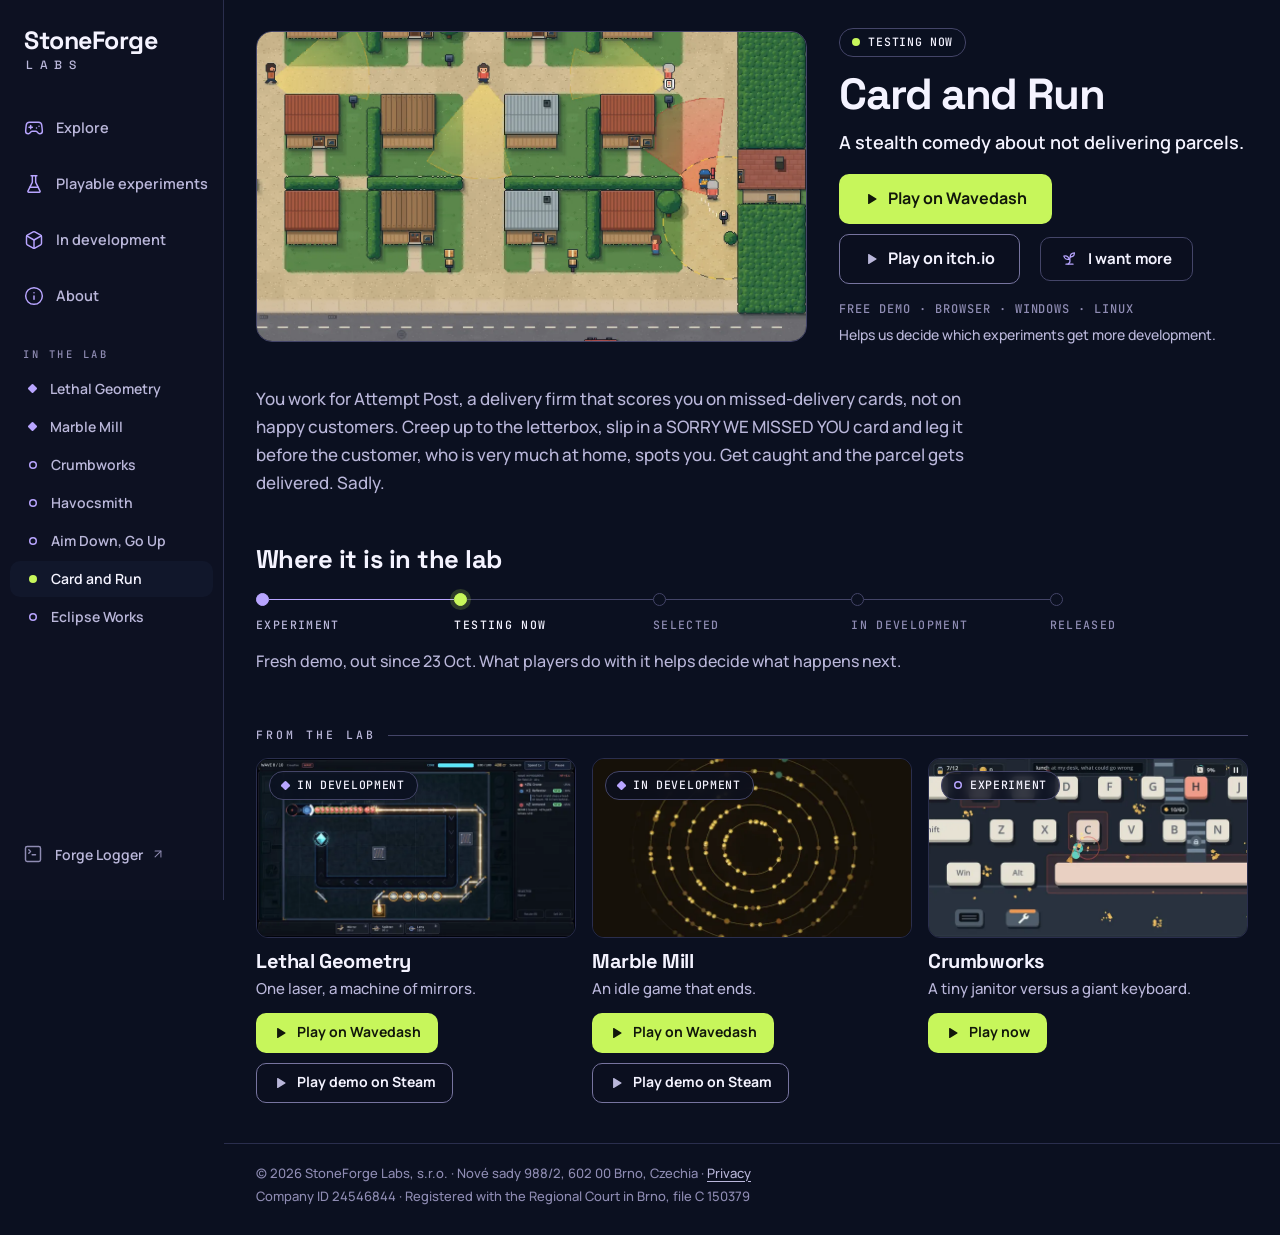
<file: card-and-run.html>
<!doctype html>
<!-- Vygenerováno scripts/build_web.py z data/web_games.json — ručně neupravovat. -->
<html lang="en">
<head>
<meta charset="utf-8">
<meta name="viewport" content="width=device-width, initial-scale=1">
<title>Card and Run — StoneForge Labs</title>
<meta name="description" content="A stealth comedy about not delivering parcels. Free demo.">
<link rel="canonical" href="https://stoneforgelabs.games/card-and-run.html">
<meta name="theme-color" content="#0b1020">

<meta property="og:type" content="website">
<meta property="og:site_name" content="StoneForge Labs">
<meta property="og:title" content="Card and Run — Leave the card, then run.">
<meta property="og:description" content="A stealth comedy about not delivering parcels. Free demo.">
<meta property="og:url" content="https://stoneforgelabs.games/card-and-run.html">
<meta property="og:image" content="https://stoneforgelabs.games/assets/img/games/card-and-run-og.jpg">
<meta name="twitter:card" content="summary_large_image">

<link rel="icon" href="assets/img/favicon.svg" type="image/svg+xml">
<link rel="stylesheet" href="assets/css/tokens.css">
<link rel="stylesheet" href="assets/css/site.css">
<script src="assets/js/menu.js" defer></script>
<script src="assets/js/lab.js" defer></script>
</head>
<body data-game="card-and-run" data-lab="https://stoneforge-lab.stoneforgelabs.workers.dev">
<a class="skip-link" href="#main">Skip to content</a>

<div class="shell">

<header class="rail">
  <div class="rail__bar">
    <a class="brand" href="/"><span class="brand__name">StoneForge</span><span class="brand__labs">Labs</span></a>
    <button class="rail__toggle" type="button" aria-expanded="false" aria-controls="site-nav" hidden><svg width="20" height="20" viewBox="0 0 24 24" fill="none" stroke="currentColor" stroke-width="1.75" stroke-linecap="round" stroke-linejoin="round" aria-hidden="true"><path d="M4 6h16"/><path d="M4 12h16"/><path d="M4 18h16"/></svg><span>Menu</span></button>
  </div>
  <nav class="rail__nav" id="site-nav" aria-label="Main">
    <ul class="rail__list">
      <li><a class="rail__link" href="/#top"><svg width="20" height="20" viewBox="0 0 24 24" fill="none" stroke="currentColor" stroke-width="1.75" stroke-linecap="round" stroke-linejoin="round" aria-hidden="true"><path d="M6 11h4"/><path d="M8 9v4"/><path d="M15 12h.01"/><path d="M18 10h.01"/><path d="M17.32 5H6.68a4 4 0 0 0-3.98 3.59C2.6 9.42 2 14.46 2 16a3 3 0 0 0 3 3c1 0 1.5-.5 2-1l1.41-1.41A2 2 0 0 1 9.83 16h4.34a2 2 0 0 1 1.41.59L17 18c.5.5 1 1 2 1a3 3 0 0 0 3-3c0-1.55-.6-6.58-.69-7.26A4 4 0 0 0 17.32 5z"/></svg><span>Explore</span></a></li><li><a class="rail__link" href="/#play"><svg width="20" height="20" viewBox="0 0 24 24" fill="none" stroke="currentColor" stroke-width="1.75" stroke-linecap="round" stroke-linejoin="round" aria-hidden="true"><path d="M10 2v7.53a2 2 0 0 1-.21.9L4.72 20.55a1 1 0 0 0 .9 1.45h12.76a1 1 0 0 0 .9-1.45l-5.07-10.13A2 2 0 0 1 14 9.53V2"/><path d="M8.5 2h7"/><path d="M7 16h10"/></svg><span>Playable experiments</span></a></li><li><a class="rail__link" href="/#development"><svg width="20" height="20" viewBox="0 0 24 24" fill="none" stroke="currentColor" stroke-width="1.75" stroke-linecap="round" stroke-linejoin="round" aria-hidden="true"><path d="M21 8a2 2 0 0 0-1-1.73l-7-4a2 2 0 0 0-2 0l-7 4A2 2 0 0 0 3 8v8a2 2 0 0 0 1 1.73l7 4a2 2 0 0 0 2 0l7-4A2 2 0 0 0 21 16Z"/><path d="m3.3 7 8.7 5 8.7-5"/><path d="M12 22V12"/></svg><span>In development</span></a></li><li><a class="rail__link" href="/#about"><svg width="20" height="20" viewBox="0 0 24 24" fill="none" stroke="currentColor" stroke-width="1.75" stroke-linecap="round" stroke-linejoin="round" aria-hidden="true"><circle cx="12" cy="12" r="10"/><path d="M12 16v-4"/><path d="M12 8h.01"/></svg><span>About</span></a></li>
    </ul>
    <div class="rail__lab">
      <p class="rail__eyebrow" id="rail-lab">In the lab</p>
      <ul class="rail__games" aria-labelledby="rail-lab">
        <li><a class="rail__game" href="lethal-geometry.html"><span class="sdot sdot--in_development" aria-hidden="true"></span><span class="rail__gname">Lethal Geometry</span><span class="sr-only"> — In development</span></a></li><li><a class="rail__game" href="marble-mill.html"><span class="sdot sdot--in_development" aria-hidden="true"></span><span class="rail__gname">Marble Mill</span><span class="sr-only"> — In development</span></a></li><li><a class="rail__game" href="crumbworks.html"><span class="sdot sdot--experiment" aria-hidden="true"></span><span class="rail__gname">Crumbworks</span><span class="sr-only"> — Experiment</span></a></li><li><a class="rail__game" href="havocsmith.html"><span class="sdot sdot--experiment" aria-hidden="true"></span><span class="rail__gname">Havocsmith</span><span class="sr-only"> — Experiment</span></a></li><li><a class="rail__game" href="aim-down-go-up.html"><span class="sdot sdot--experiment" aria-hidden="true"></span><span class="rail__gname">Aim Down, Go Up</span><span class="sr-only"> — Experiment</span></a></li><li><a class="rail__game" href="card-and-run.html" aria-current="page"><span class="sdot sdot--testing" aria-hidden="true"></span><span class="rail__gname">Card and Run</span><span class="sr-only"> — Testing now</span></a></li><li><a class="rail__game" href="eclipse-works.html"><span class="sdot sdot--experiment" aria-hidden="true"></span><span class="rail__gname">Eclipse Works</span><span class="sr-only"> — Experiment</span></a></li>
      </ul>
    </div>
    <a class="rail__tool" href="https://forgelogger.dev" target="_blank" rel="noopener noreferrer"><svg width="20" height="20" viewBox="0 0 24 24" fill="none" stroke="currentColor" stroke-width="1.75" stroke-linecap="round" stroke-linejoin="round" aria-hidden="true"><path d="m7 11 2-2-2-2"/><path d="M11 13h4"/><rect width="18" height="18" x="3" y="3" rx="2"/></svg><span>Forge Logger</span><svg class="rail__ext" width="14" height="14" viewBox="0 0 24 24" fill="none" stroke="currentColor" stroke-width="1.75" stroke-linecap="round" stroke-linejoin="round" aria-hidden="true"><path d="M7 7h10v10"/><path d="M7 17 17 7"/></svg><span class="sr-only"> (playtest tool, opens in a new tab)</span></a>
  </nav>
</header>

<div class="main-col">
<main id="main" class="main">

  <section class="gpage" aria-labelledby="game-title">
    <div class="gpage__media">
      <img class="gpage__art" src="assets/img/games/card-and-run-1280.webp" srcset="assets/img/games/card-and-run-640.webp 640w, assets/img/games/card-and-run-1280.webp 1280w" sizes="(min-width: 1200px) 760px, (min-width: 900px) 55vw, 100vw" width="1280" height="720" alt="Card and Run: a courier sprints away from a letterbox through the allotments while a customer gives chase" fetchpriority="high">
    </div>
    <div class="gpage__copy">
      <p class="chip chip--testing"><span class="chip__dot" aria-hidden="true"></span><span>Testing now</span></p>
      <h1 class="gpage__title" id="game-title">Card and Run</h1>
      <p class="gpage__tagline">A stealth comedy about not delivering parcels.</p>
      <div class="actions"><a class="btn btn--play btn--lg" href="https://wavedash.com/games/card-and-run" target="_blank" rel="noopener noreferrer" data-game="card-and-run" data-place="detail" data-dest="wavedash"><svg class="btn__glyph" width="14" height="14" viewBox="0 0 24 24" aria-hidden="true"><path d="M7 4.5v15a1 1 0 0 0 1.5.86l12.5-7.5a1 1 0 0 0 0-1.72L8.5 3.64A1 1 0 0 0 7 4.5z" fill="currentColor"/></svg>Play on Wavedash<span class="sr-only">: Card and Run</span></a><a class="btn btn--outline btn--lg" href="https://stoneforgelabs.itch.io/card-and-run" target="_blank" rel="noopener noreferrer" data-game="card-and-run" data-place="detail" data-dest="itch" data-play><svg class="btn__glyph" width="14" height="14" viewBox="0 0 24 24" aria-hidden="true"><path d="M7 4.5v15a1 1 0 0 0 1.5.86l12.5-7.5a1 1 0 0 0 0-1.72L8.5 3.64A1 1 0 0 0 7 4.5z" fill="currentColor"/></svg>Play on itch.io<span class="sr-only">: Card and Run</span></a><button class="btn btn--want" id="want-more" type="button" data-want-more="card-and-run" data-place="detail" aria-pressed="false" hidden><svg width="17" height="17" viewBox="0 0 24 24" fill="none" stroke="currentColor" stroke-width="1.75" stroke-linecap="round" stroke-linejoin="round" aria-hidden="true"><path d="M7 20h10"/><path d="M10 20c5.5-2.5.8-6.4 3-10"/><path d="M9.5 9.4c1.1.8 1.8 2.2 2.3 3.7-2 .4-3.5.4-4.8-.3-1.2-.6-2.3-1.9-3-4.2 2.8-.5 4.4 0 5.5.8z"/><path d="M14.1 6a7 7 0 0 0-1.1 4c1.9-.1 3.3-.6 4.3-1.4 1-1 1.6-2.3 1.7-4.6-2.7.1-4 1-4.9 2z"/></svg><span class="btn__label">I want more</span><span class="sr-only">: Card and Run</span></button></div>
      <p class="want-next" data-want-next hidden><a class="textlink" href="#more">Try another experiment<svg width="15" height="15" viewBox="0 0 24 24" fill="none" stroke="currentColor" stroke-width="1.75" stroke-linecap="round" stroke-linejoin="round" aria-hidden="true"><path d="M5 12h14"/><path d="m12 5 7 7-7 7"/></svg></a></p>
      <p class="gpage__facts">Free demo · Browser · Windows · Linux</p>
      <p class="gpage__note" hidden data-want-note>Helps us decide which experiments get more development.</p>
    </div>
  </section>

  <section class="section gabout" aria-labelledby="about-game-title">
    <h2 class="sr-only" id="about-game-title">About Card and Run</h2>
    <p class="prose">You work for Attempt Post, a delivery firm that scores you on missed-delivery cards, not on happy customers. Creep up to the letterbox, slip in a SORRY WE MISSED YOU card and leg it before the customer, who is very much at home, spots you. Get caught and the parcel gets delivered. Sadly.</p>
  </section>

  <section class="section stage" aria-labelledby="stage-title">
    <h2 class="section__title" id="stage-title">Where it is in the lab</h2>
    <ol class="stage-track">
      <li class="stage-track__step is-done"><span class="stage-track__dot" aria-hidden="true"></span><span>Experiment</span></li><li class="stage-track__step is-current" aria-current="step"><span class="stage-track__dot" aria-hidden="true"></span><span>Testing now</span></li><li class="stage-track__step"><span class="stage-track__dot" aria-hidden="true"></span><span>Selected</span></li><li class="stage-track__step"><span class="stage-track__dot" aria-hidden="true"></span><span>In development</span></li><li class="stage-track__step"><span class="stage-track__dot" aria-hidden="true"></span><span>Released</span></li>
    </ol>
    <p class="section__note">Fresh demo, out since 23 Oct. What players do with it helps decide what happens next.</p>
  </section>

  <section class="section more-lab" id="more" aria-labelledby="more-lab-title">
    <h2 class="eyebrow" id="more-lab-title">From the lab</h2>
    <div class="more-lab__grid">
    <article class="game game--mini">
      <div class="game__media">
        <a class="game__medialink" href="lethal-geometry.html" tabindex="-1" aria-hidden="true"><img class="game__art" src="assets/img/games/lethal-geometry-loop-1280.webp" srcset="assets/img/games/lethal-geometry-loop-640.webp 640w, assets/img/games/lethal-geometry-loop-1280.webp 1280w" sizes="(min-width: 1200px) 320px, (min-width: 600px) 30vw, 100vw" width="1280" height="720" alt="Lethal Geometry gameplay: a column of enemies walks into a laser beam bent around the path by mirrors and charged by lenses" loading="lazy" decoding="async"></a>
        <p class="chip chip--in_development chip--onimage"><span class="chip__dot" aria-hidden="true"></span><span>In development</span></p>
      </div>
      <div class="game__body">
        <h3 class="game__title"><a href="lethal-geometry.html">Lethal Geometry</a></h3>
        <p class="game__tagline">One laser, a machine of mirrors.</p>
        <div class="actions"><a class="btn btn--play" href="https://wavedash.com/games/lethal-geometry" target="_blank" rel="noopener noreferrer" data-game="mirror-defense" data-place="more" data-dest="wavedash"><svg class="btn__glyph" width="14" height="14" viewBox="0 0 24 24" aria-hidden="true"><path d="M7 4.5v15a1 1 0 0 0 1.5.86l12.5-7.5a1 1 0 0 0 0-1.72L8.5 3.64A1 1 0 0 0 7 4.5z" fill="currentColor"/></svg>Play on Wavedash<span class="sr-only">: Lethal Geometry</span></a><a class="btn btn--outline" href="https://store.steampowered.com/app/5342240/" target="_blank" rel="noopener noreferrer" data-game="mirror-defense" data-place="more" data-dest="steam" data-play><svg class="btn__glyph" width="14" height="14" viewBox="0 0 24 24" aria-hidden="true"><path d="M7 4.5v15a1 1 0 0 0 1.5.86l12.5-7.5a1 1 0 0 0 0-1.72L8.5 3.64A1 1 0 0 0 7 4.5z" fill="currentColor"/></svg>Play demo on Steam<span class="sr-only">: Lethal Geometry</span></a></div>
      </div>
    </article>
    <article class="game game--mini">
      <div class="game__media">
        <a class="game__medialink" href="marble-mill.html" tabindex="-1" aria-hidden="true"><img class="game__art" src="assets/img/games/marble-mill-rings-1280.webp" srcset="assets/img/games/marble-mill-rings-640.webp 640w, assets/img/games/marble-mill-rings-1280.webp 1280w" sizes="(min-width: 1200px) 320px, (min-width: 600px) 30vw, 100vw" width="1280" height="720" alt="Marble Mill: golden marbles circling the rings of the mill" loading="lazy" decoding="async"></a>
        <p class="chip chip--in_development chip--onimage"><span class="chip__dot" aria-hidden="true"></span><span>In development</span></p>
      </div>
      <div class="game__body">
        <h3 class="game__title"><a href="marble-mill.html">Marble Mill</a></h3>
        <p class="game__tagline">An idle game that ends.</p>
        <div class="actions"><a class="btn btn--play" href="https://wavedash.com/games/marble-mill" target="_blank" rel="noopener noreferrer" data-game="marble-mill" data-place="more" data-dest="wavedash"><svg class="btn__glyph" width="14" height="14" viewBox="0 0 24 24" aria-hidden="true"><path d="M7 4.5v15a1 1 0 0 0 1.5.86l12.5-7.5a1 1 0 0 0 0-1.72L8.5 3.64A1 1 0 0 0 7 4.5z" fill="currentColor"/></svg>Play on Wavedash<span class="sr-only">: Marble Mill</span></a><a class="btn btn--outline" href="https://store.steampowered.com/app/5263520/" target="_blank" rel="noopener noreferrer" data-game="marble-mill" data-place="more" data-dest="steam" data-play><svg class="btn__glyph" width="14" height="14" viewBox="0 0 24 24" aria-hidden="true"><path d="M7 4.5v15a1 1 0 0 0 1.5.86l12.5-7.5a1 1 0 0 0 0-1.72L8.5 3.64A1 1 0 0 0 7 4.5z" fill="currentColor"/></svg>Play demo on Steam<span class="sr-only">: Marble Mill</span></a></div>
      </div>
    </article>
    <article class="game game--mini">
      <div class="game__media">
        <a class="game__medialink" href="crumbworks.html" tabindex="-1" aria-hidden="true"><img class="game__art" src="assets/img/games/crumbworks-1280.webp" srcset="assets/img/games/crumbworks-640.webp 640w, assets/img/games/crumbworks-1280.webp 1280w" sizes="(min-width: 1200px) 320px, (min-width: 600px) 30vw, 100vw" width="1280" height="720" alt="Crumbworks: a tiny janitor sweeps crumbs between the keys of a giant keyboard" loading="lazy" decoding="async"></a>
        <p class="chip chip--experiment chip--onimage"><span class="chip__dot" aria-hidden="true"></span><span>Experiment</span></p>
      </div>
      <div class="game__body">
        <h3 class="game__title"><a href="crumbworks.html">Crumbworks</a></h3>
        <p class="game__tagline">A tiny janitor versus a giant keyboard.</p>
        <div class="actions"><a class="btn btn--play" href="/play/crumbworks.html" data-game="crumbworks" data-place="more" data-dest="web"><svg class="btn__glyph" width="14" height="14" viewBox="0 0 24 24" aria-hidden="true"><path d="M7 4.5v15a1 1 0 0 0 1.5.86l12.5-7.5a1 1 0 0 0 0-1.72L8.5 3.64A1 1 0 0 0 7 4.5z" fill="currentColor"/></svg>Play now<span class="sr-only"> Crumbworks in your browser</span></a></div>
      </div>
    </article>
    </div>
  </section>

</main>

<footer class="footer">
  <p>© 2026 StoneForge Labs, s.r.o. · Nové sady 988/2, 602 00 Brno, Czechia · <a href="privacy.html">Privacy</a></p>
  <p>Company ID 24546844 · Registered with the Regional Court in Brno, file C 150379</p>
</footer>
</div>

</div>
</body>
</html>
</file>
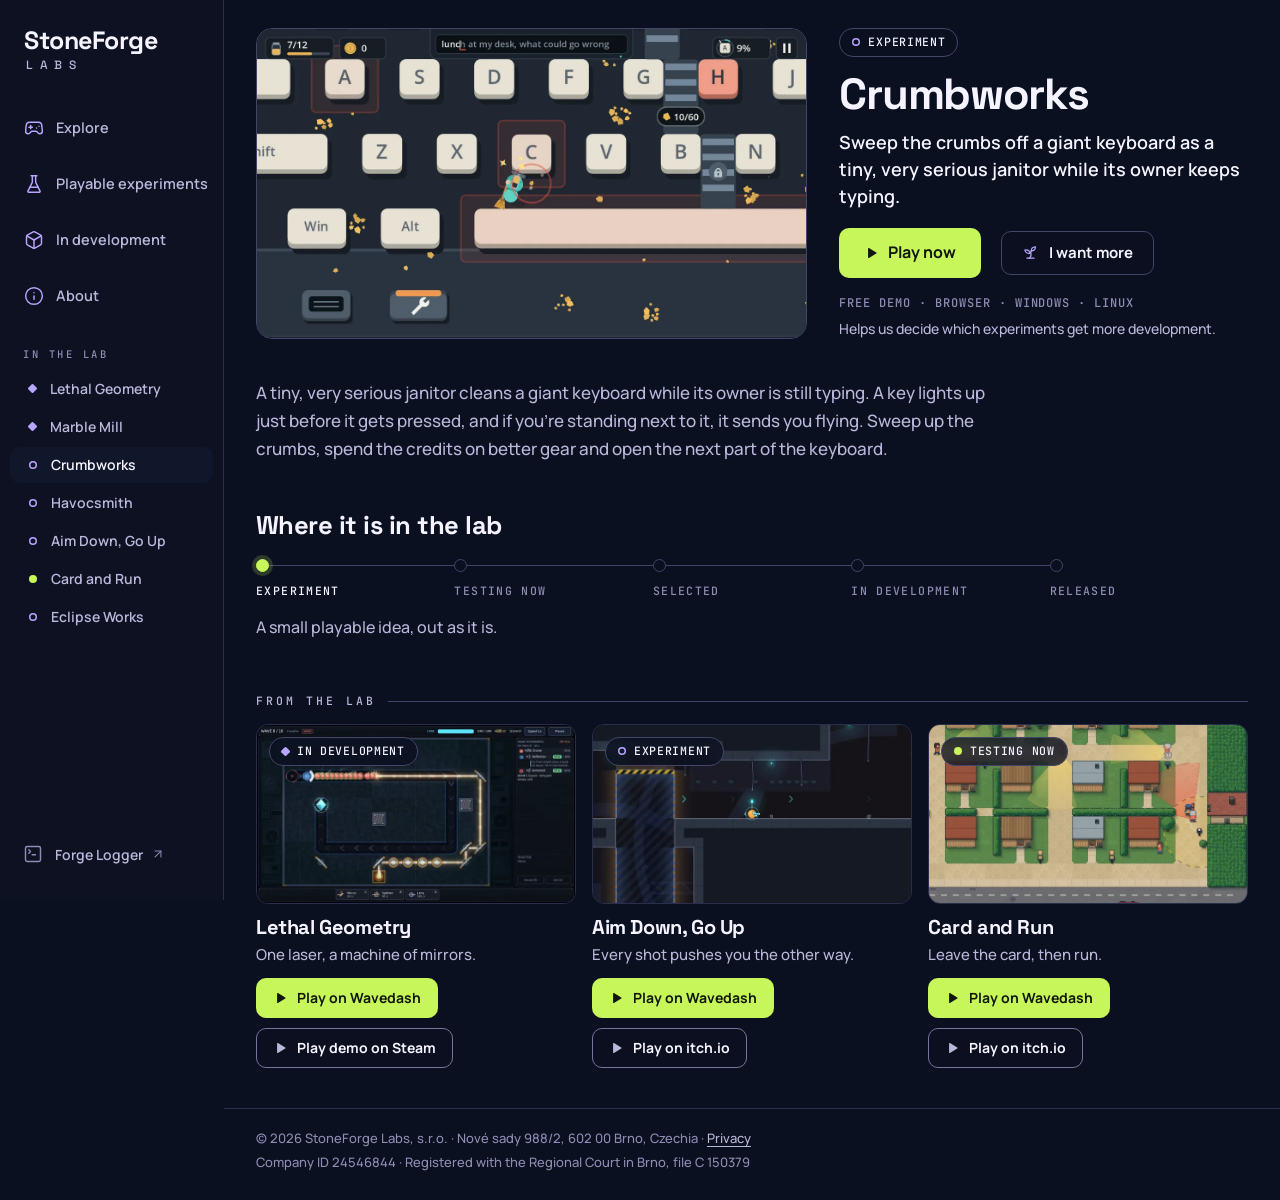
<file: crumbworks.html>
<!doctype html>
<!-- Vygenerováno scripts/build_web.py z data/web_games.json — ručně neupravovat. -->
<html lang="en">
<head>
<meta charset="utf-8">
<meta name="viewport" content="width=device-width, initial-scale=1">
<title>Crumbworks — StoneForge Labs</title>
<meta name="description" content="Sweep the crumbs off a giant keyboard as a tiny, very serious janitor while its owner keeps typing. Free demo.">
<link rel="canonical" href="https://stoneforgelabs.games/crumbworks.html">
<meta name="theme-color" content="#0b1020">

<meta property="og:type" content="website">
<meta property="og:site_name" content="StoneForge Labs">
<meta property="og:title" content="Crumbworks — A tiny janitor versus a giant keyboard.">
<meta property="og:description" content="Sweep the crumbs off a giant keyboard as a tiny, very serious janitor while its owner keeps typing. Free demo.">
<meta property="og:url" content="https://stoneforgelabs.games/crumbworks.html">
<meta property="og:image" content="https://stoneforgelabs.games/assets/img/games/crumbworks-og.jpg">
<meta name="twitter:card" content="summary_large_image">

<link rel="icon" href="assets/img/favicon.svg" type="image/svg+xml">
<link rel="stylesheet" href="assets/css/tokens.css">
<link rel="stylesheet" href="assets/css/site.css">
<script src="assets/js/menu.js" defer></script>
<script src="assets/js/lab.js" defer></script>
</head>
<body data-game="crumbworks" data-lab="https://stoneforge-lab.stoneforgelabs.workers.dev">
<a class="skip-link" href="#main">Skip to content</a>

<div class="shell">

<header class="rail">
  <div class="rail__bar">
    <a class="brand" href="/"><span class="brand__name">StoneForge</span><span class="brand__labs">Labs</span></a>
    <button class="rail__toggle" type="button" aria-expanded="false" aria-controls="site-nav" hidden><svg width="20" height="20" viewBox="0 0 24 24" fill="none" stroke="currentColor" stroke-width="1.75" stroke-linecap="round" stroke-linejoin="round" aria-hidden="true"><path d="M4 6h16"/><path d="M4 12h16"/><path d="M4 18h16"/></svg><span>Menu</span></button>
  </div>
  <nav class="rail__nav" id="site-nav" aria-label="Main">
    <ul class="rail__list">
      <li><a class="rail__link" href="/#top"><svg width="20" height="20" viewBox="0 0 24 24" fill="none" stroke="currentColor" stroke-width="1.75" stroke-linecap="round" stroke-linejoin="round" aria-hidden="true"><path d="M6 11h4"/><path d="M8 9v4"/><path d="M15 12h.01"/><path d="M18 10h.01"/><path d="M17.32 5H6.68a4 4 0 0 0-3.98 3.59C2.6 9.42 2 14.46 2 16a3 3 0 0 0 3 3c1 0 1.5-.5 2-1l1.41-1.41A2 2 0 0 1 9.83 16h4.34a2 2 0 0 1 1.41.59L17 18c.5.5 1 1 2 1a3 3 0 0 0 3-3c0-1.55-.6-6.58-.69-7.26A4 4 0 0 0 17.32 5z"/></svg><span>Explore</span></a></li><li><a class="rail__link" href="/#play"><svg width="20" height="20" viewBox="0 0 24 24" fill="none" stroke="currentColor" stroke-width="1.75" stroke-linecap="round" stroke-linejoin="round" aria-hidden="true"><path d="M10 2v7.53a2 2 0 0 1-.21.9L4.72 20.55a1 1 0 0 0 .9 1.45h12.76a1 1 0 0 0 .9-1.45l-5.07-10.13A2 2 0 0 1 14 9.53V2"/><path d="M8.5 2h7"/><path d="M7 16h10"/></svg><span>Playable experiments</span></a></li><li><a class="rail__link" href="/#development"><svg width="20" height="20" viewBox="0 0 24 24" fill="none" stroke="currentColor" stroke-width="1.75" stroke-linecap="round" stroke-linejoin="round" aria-hidden="true"><path d="M21 8a2 2 0 0 0-1-1.73l-7-4a2 2 0 0 0-2 0l-7 4A2 2 0 0 0 3 8v8a2 2 0 0 0 1 1.73l7 4a2 2 0 0 0 2 0l7-4A2 2 0 0 0 21 16Z"/><path d="m3.3 7 8.7 5 8.7-5"/><path d="M12 22V12"/></svg><span>In development</span></a></li><li><a class="rail__link" href="/#about"><svg width="20" height="20" viewBox="0 0 24 24" fill="none" stroke="currentColor" stroke-width="1.75" stroke-linecap="round" stroke-linejoin="round" aria-hidden="true"><circle cx="12" cy="12" r="10"/><path d="M12 16v-4"/><path d="M12 8h.01"/></svg><span>About</span></a></li>
    </ul>
    <div class="rail__lab">
      <p class="rail__eyebrow" id="rail-lab">In the lab</p>
      <ul class="rail__games" aria-labelledby="rail-lab">
        <li><a class="rail__game" href="lethal-geometry.html"><span class="sdot sdot--in_development" aria-hidden="true"></span><span class="rail__gname">Lethal Geometry</span><span class="sr-only"> — In development</span></a></li><li><a class="rail__game" href="marble-mill.html"><span class="sdot sdot--in_development" aria-hidden="true"></span><span class="rail__gname">Marble Mill</span><span class="sr-only"> — In development</span></a></li><li><a class="rail__game" href="crumbworks.html" aria-current="page"><span class="sdot sdot--experiment" aria-hidden="true"></span><span class="rail__gname">Crumbworks</span><span class="sr-only"> — Experiment</span></a></li><li><a class="rail__game" href="havocsmith.html"><span class="sdot sdot--experiment" aria-hidden="true"></span><span class="rail__gname">Havocsmith</span><span class="sr-only"> — Experiment</span></a></li><li><a class="rail__game" href="aim-down-go-up.html"><span class="sdot sdot--experiment" aria-hidden="true"></span><span class="rail__gname">Aim Down, Go Up</span><span class="sr-only"> — Experiment</span></a></li><li><a class="rail__game" href="card-and-run.html"><span class="sdot sdot--testing" aria-hidden="true"></span><span class="rail__gname">Card and Run</span><span class="sr-only"> — Testing now</span></a></li><li><a class="rail__game" href="eclipse-works.html"><span class="sdot sdot--experiment" aria-hidden="true"></span><span class="rail__gname">Eclipse Works</span><span class="sr-only"> — Experiment</span></a></li>
      </ul>
    </div>
    <a class="rail__tool" href="https://forgelogger.dev" target="_blank" rel="noopener noreferrer"><svg width="20" height="20" viewBox="0 0 24 24" fill="none" stroke="currentColor" stroke-width="1.75" stroke-linecap="round" stroke-linejoin="round" aria-hidden="true"><path d="m7 11 2-2-2-2"/><path d="M11 13h4"/><rect width="18" height="18" x="3" y="3" rx="2"/></svg><span>Forge Logger</span><svg class="rail__ext" width="14" height="14" viewBox="0 0 24 24" fill="none" stroke="currentColor" stroke-width="1.75" stroke-linecap="round" stroke-linejoin="round" aria-hidden="true"><path d="M7 7h10v10"/><path d="M7 17 17 7"/></svg><span class="sr-only"> (playtest tool, opens in a new tab)</span></a>
  </nav>
</header>

<div class="main-col">
<main id="main" class="main">

  <section class="gpage" aria-labelledby="game-title">
    <div class="gpage__media">
      <img class="gpage__art" src="assets/img/games/crumbworks-1280.webp" srcset="assets/img/games/crumbworks-640.webp 640w, assets/img/games/crumbworks-1280.webp 1280w" sizes="(min-width: 1200px) 760px, (min-width: 900px) 55vw, 100vw" width="1280" height="720" alt="Crumbworks: a tiny janitor sweeps crumbs between the keys of a giant keyboard" fetchpriority="high">
    </div>
    <div class="gpage__copy">
      <p class="chip chip--experiment"><span class="chip__dot" aria-hidden="true"></span><span>Experiment</span></p>
      <h1 class="gpage__title" id="game-title">Crumbworks</h1>
      <p class="gpage__tagline">Sweep the crumbs off a giant keyboard as a tiny, very serious janitor while its owner keeps typing.</p>
      <div class="actions"><a class="btn btn--play btn--lg" href="/play/crumbworks.html" data-game="crumbworks" data-place="detail" data-dest="web"><svg class="btn__glyph" width="14" height="14" viewBox="0 0 24 24" aria-hidden="true"><path d="M7 4.5v15a1 1 0 0 0 1.5.86l12.5-7.5a1 1 0 0 0 0-1.72L8.5 3.64A1 1 0 0 0 7 4.5z" fill="currentColor"/></svg>Play now<span class="sr-only"> Crumbworks in your browser</span></a><button class="btn btn--want" id="want-more" type="button" data-want-more="crumbworks" data-place="detail" aria-pressed="false" hidden><svg width="17" height="17" viewBox="0 0 24 24" fill="none" stroke="currentColor" stroke-width="1.75" stroke-linecap="round" stroke-linejoin="round" aria-hidden="true"><path d="M7 20h10"/><path d="M10 20c5.5-2.5.8-6.4 3-10"/><path d="M9.5 9.4c1.1.8 1.8 2.2 2.3 3.7-2 .4-3.5.4-4.8-.3-1.2-.6-2.3-1.9-3-4.2 2.8-.5 4.4 0 5.5.8z"/><path d="M14.1 6a7 7 0 0 0-1.1 4c1.9-.1 3.3-.6 4.3-1.4 1-1 1.6-2.3 1.7-4.6-2.7.1-4 1-4.9 2z"/></svg><span class="btn__label">I want more</span><span class="sr-only">: Crumbworks</span></button></div>
      <p class="want-next" data-want-next hidden><a class="textlink" href="#more">Try another experiment<svg width="15" height="15" viewBox="0 0 24 24" fill="none" stroke="currentColor" stroke-width="1.75" stroke-linecap="round" stroke-linejoin="round" aria-hidden="true"><path d="M5 12h14"/><path d="m12 5 7 7-7 7"/></svg></a></p>
      <p class="gpage__facts">Free demo · Browser · Windows · Linux</p>
      <p class="gpage__note" hidden data-want-note>Helps us decide which experiments get more development.</p>
    </div>
  </section>

  <section class="section gabout" aria-labelledby="about-game-title">
    <h2 class="sr-only" id="about-game-title">About Crumbworks</h2>
    <p class="prose">A tiny, very serious janitor cleans a giant keyboard while its owner is still typing. A key lights up just before it gets pressed, and if you&#x27;re standing next to it, it sends you flying. Sweep up the crumbs, spend the credits on better gear and open the next part of the keyboard.</p>
  </section>

  <section class="section stage" aria-labelledby="stage-title">
    <h2 class="section__title" id="stage-title">Where it is in the lab</h2>
    <ol class="stage-track">
      <li class="stage-track__step is-current" aria-current="step"><span class="stage-track__dot" aria-hidden="true"></span><span>Experiment</span></li><li class="stage-track__step"><span class="stage-track__dot" aria-hidden="true"></span><span>Testing now</span></li><li class="stage-track__step"><span class="stage-track__dot" aria-hidden="true"></span><span>Selected</span></li><li class="stage-track__step"><span class="stage-track__dot" aria-hidden="true"></span><span>In development</span></li><li class="stage-track__step"><span class="stage-track__dot" aria-hidden="true"></span><span>Released</span></li>
    </ol>
    <p class="section__note">A small playable idea, out as it is.</p>
  </section>

  <section class="section more-lab" id="more" aria-labelledby="more-lab-title">
    <h2 class="eyebrow" id="more-lab-title">From the lab</h2>
    <div class="more-lab__grid">
    <article class="game game--mini">
      <div class="game__media">
        <a class="game__medialink" href="lethal-geometry.html" tabindex="-1" aria-hidden="true"><img class="game__art" src="assets/img/games/lethal-geometry-loop-1280.webp" srcset="assets/img/games/lethal-geometry-loop-640.webp 640w, assets/img/games/lethal-geometry-loop-1280.webp 1280w" sizes="(min-width: 1200px) 320px, (min-width: 600px) 30vw, 100vw" width="1280" height="720" alt="Lethal Geometry gameplay: a column of enemies walks into a laser beam bent around the path by mirrors and charged by lenses" loading="lazy" decoding="async"></a>
        <p class="chip chip--in_development chip--onimage"><span class="chip__dot" aria-hidden="true"></span><span>In development</span></p>
      </div>
      <div class="game__body">
        <h3 class="game__title"><a href="lethal-geometry.html">Lethal Geometry</a></h3>
        <p class="game__tagline">One laser, a machine of mirrors.</p>
        <div class="actions"><a class="btn btn--play" href="https://wavedash.com/games/lethal-geometry" target="_blank" rel="noopener noreferrer" data-game="mirror-defense" data-place="more" data-dest="wavedash"><svg class="btn__glyph" width="14" height="14" viewBox="0 0 24 24" aria-hidden="true"><path d="M7 4.5v15a1 1 0 0 0 1.5.86l12.5-7.5a1 1 0 0 0 0-1.72L8.5 3.64A1 1 0 0 0 7 4.5z" fill="currentColor"/></svg>Play on Wavedash<span class="sr-only">: Lethal Geometry</span></a><a class="btn btn--outline" href="https://store.steampowered.com/app/5342240/" target="_blank" rel="noopener noreferrer" data-game="mirror-defense" data-place="more" data-dest="steam" data-play><svg class="btn__glyph" width="14" height="14" viewBox="0 0 24 24" aria-hidden="true"><path d="M7 4.5v15a1 1 0 0 0 1.5.86l12.5-7.5a1 1 0 0 0 0-1.72L8.5 3.64A1 1 0 0 0 7 4.5z" fill="currentColor"/></svg>Play demo on Steam<span class="sr-only">: Lethal Geometry</span></a></div>
      </div>
    </article>
    <article class="game game--mini">
      <div class="game__media">
        <a class="game__medialink" href="aim-down-go-up.html" tabindex="-1" aria-hidden="true"><img class="game__art" src="assets/img/games/aim-down-go-up-1280.webp" srcset="assets/img/games/aim-down-go-up-640.webp 640w, assets/img/games/aim-down-go-up-1280.webp 1280w" sizes="(min-width: 1200px) 320px, (min-width: 600px) 30vw, 100vw" width="1280" height="720" alt="Aim Down, Go Up: a small orange robot with a pistol stands in a dark station corridor next to a striped gravity field" loading="lazy" decoding="async"></a>
        <p class="chip chip--experiment chip--onimage"><span class="chip__dot" aria-hidden="true"></span><span>Experiment</span></p>
      </div>
      <div class="game__body">
        <h3 class="game__title"><a href="aim-down-go-up.html">Aim Down, Go Up</a></h3>
        <p class="game__tagline">Every shot pushes you the other way.</p>
        <div class="actions"><a class="btn btn--play" href="https://wavedash.com/games/aim-down-go-up" target="_blank" rel="noopener noreferrer" data-game="aim-down-go-up" data-place="more" data-dest="wavedash"><svg class="btn__glyph" width="14" height="14" viewBox="0 0 24 24" aria-hidden="true"><path d="M7 4.5v15a1 1 0 0 0 1.5.86l12.5-7.5a1 1 0 0 0 0-1.72L8.5 3.64A1 1 0 0 0 7 4.5z" fill="currentColor"/></svg>Play on Wavedash<span class="sr-only">: Aim Down, Go Up</span></a><a class="btn btn--outline" href="https://stoneforgelabs.itch.io/aim-down-go-up" target="_blank" rel="noopener noreferrer" data-game="aim-down-go-up" data-place="more" data-dest="itch" data-play><svg class="btn__glyph" width="14" height="14" viewBox="0 0 24 24" aria-hidden="true"><path d="M7 4.5v15a1 1 0 0 0 1.5.86l12.5-7.5a1 1 0 0 0 0-1.72L8.5 3.64A1 1 0 0 0 7 4.5z" fill="currentColor"/></svg>Play on itch.io<span class="sr-only">: Aim Down, Go Up</span></a></div>
      </div>
    </article>
    <article class="game game--mini">
      <div class="game__media">
        <a class="game__medialink" href="card-and-run.html" tabindex="-1" aria-hidden="true"><img class="game__art" src="assets/img/games/card-and-run-1280.webp" srcset="assets/img/games/card-and-run-640.webp 640w, assets/img/games/card-and-run-1280.webp 1280w" sizes="(min-width: 1200px) 320px, (min-width: 600px) 30vw, 100vw" width="1280" height="720" alt="Card and Run: a courier sprints away from a letterbox through the allotments while a customer gives chase" loading="lazy" decoding="async"></a>
        <p class="chip chip--testing chip--onimage"><span class="chip__dot" aria-hidden="true"></span><span>Testing now</span></p>
      </div>
      <div class="game__body">
        <h3 class="game__title"><a href="card-and-run.html">Card and Run</a></h3>
        <p class="game__tagline">Leave the card, then run.</p>
        <div class="actions"><a class="btn btn--play" href="https://wavedash.com/games/card-and-run" target="_blank" rel="noopener noreferrer" data-game="card-and-run" data-place="more" data-dest="wavedash"><svg class="btn__glyph" width="14" height="14" viewBox="0 0 24 24" aria-hidden="true"><path d="M7 4.5v15a1 1 0 0 0 1.5.86l12.5-7.5a1 1 0 0 0 0-1.72L8.5 3.64A1 1 0 0 0 7 4.5z" fill="currentColor"/></svg>Play on Wavedash<span class="sr-only">: Card and Run</span></a><a class="btn btn--outline" href="https://stoneforgelabs.itch.io/card-and-run" target="_blank" rel="noopener noreferrer" data-game="card-and-run" data-place="more" data-dest="itch" data-play><svg class="btn__glyph" width="14" height="14" viewBox="0 0 24 24" aria-hidden="true"><path d="M7 4.5v15a1 1 0 0 0 1.5.86l12.5-7.5a1 1 0 0 0 0-1.72L8.5 3.64A1 1 0 0 0 7 4.5z" fill="currentColor"/></svg>Play on itch.io<span class="sr-only">: Card and Run</span></a></div>
      </div>
    </article>
    </div>
  </section>

</main>

<footer class="footer">
  <p>© 2026 StoneForge Labs, s.r.o. · Nové sady 988/2, 602 00 Brno, Czechia · <a href="privacy.html">Privacy</a></p>
  <p>Company ID 24546844 · Registered with the Regional Court in Brno, file C 150379</p>
</footer>
</div>

</div>
</body>
</html>
</file>
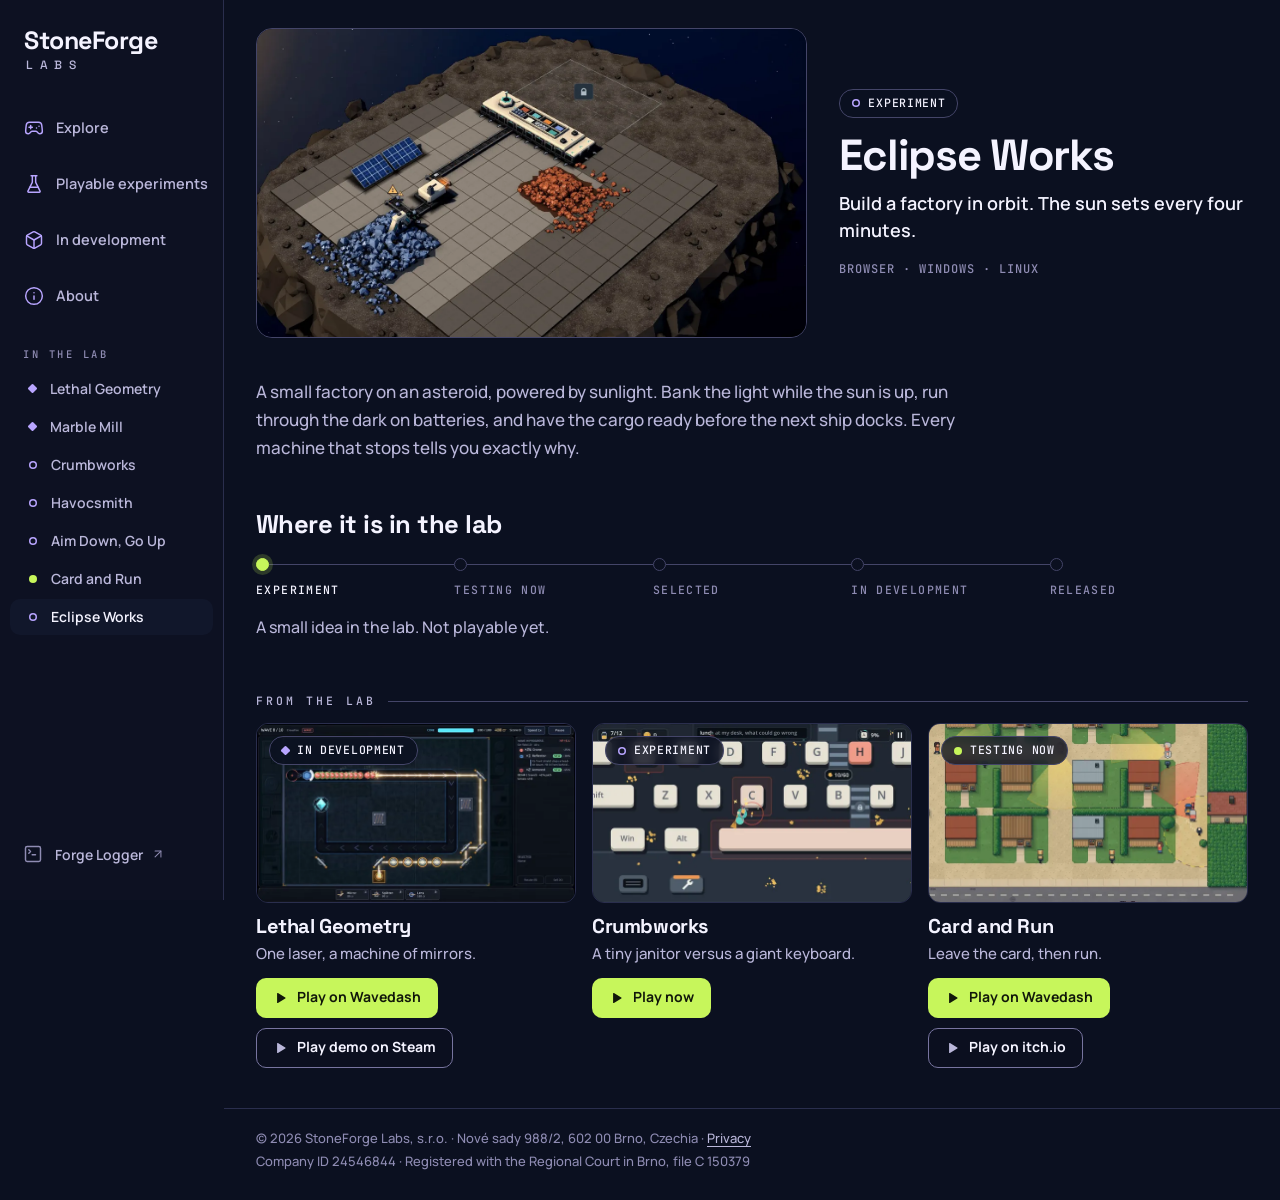
<file: eclipse-works.html>
<!doctype html>
<!-- Vygenerováno scripts/build_web.py z data/web_games.json — ručně neupravovat. -->
<html lang="en">
<head>
<meta charset="utf-8">
<meta name="viewport" content="width=device-width, initial-scale=1">
<title>Eclipse Works — StoneForge Labs</title>
<meta name="description" content="Build a factory in orbit. The sun sets every four minutes.">
<link rel="canonical" href="https://stoneforgelabs.games/eclipse-works.html">
<meta name="theme-color" content="#0b1020">

<meta property="og:type" content="website">
<meta property="og:site_name" content="StoneForge Labs">
<meta property="og:title" content="Eclipse Works — A factory in orbit, racing the sunset.">
<meta property="og:description" content="Build a factory in orbit. The sun sets every four minutes.">
<meta property="og:url" content="https://stoneforgelabs.games/eclipse-works.html">
<meta property="og:image" content="https://stoneforgelabs.games/assets/img/games/eclipse-works-og.jpg">
<meta name="twitter:card" content="summary_large_image">

<link rel="icon" href="assets/img/favicon.svg" type="image/svg+xml">
<link rel="stylesheet" href="assets/css/tokens.css">
<link rel="stylesheet" href="assets/css/site.css">
<script src="assets/js/menu.js" defer></script>
<script src="assets/js/lab.js" defer></script>
</head>
<body data-game="eclipse-works" data-lab="https://stoneforge-lab.stoneforgelabs.workers.dev">
<a class="skip-link" href="#main">Skip to content</a>

<div class="shell">

<header class="rail">
  <div class="rail__bar">
    <a class="brand" href="/"><span class="brand__name">StoneForge</span><span class="brand__labs">Labs</span></a>
    <button class="rail__toggle" type="button" aria-expanded="false" aria-controls="site-nav" hidden><svg width="20" height="20" viewBox="0 0 24 24" fill="none" stroke="currentColor" stroke-width="1.75" stroke-linecap="round" stroke-linejoin="round" aria-hidden="true"><path d="M4 6h16"/><path d="M4 12h16"/><path d="M4 18h16"/></svg><span>Menu</span></button>
  </div>
  <nav class="rail__nav" id="site-nav" aria-label="Main">
    <ul class="rail__list">
      <li><a class="rail__link" href="/#top"><svg width="20" height="20" viewBox="0 0 24 24" fill="none" stroke="currentColor" stroke-width="1.75" stroke-linecap="round" stroke-linejoin="round" aria-hidden="true"><path d="M6 11h4"/><path d="M8 9v4"/><path d="M15 12h.01"/><path d="M18 10h.01"/><path d="M17.32 5H6.68a4 4 0 0 0-3.98 3.59C2.6 9.42 2 14.46 2 16a3 3 0 0 0 3 3c1 0 1.5-.5 2-1l1.41-1.41A2 2 0 0 1 9.83 16h4.34a2 2 0 0 1 1.41.59L17 18c.5.5 1 1 2 1a3 3 0 0 0 3-3c0-1.55-.6-6.58-.69-7.26A4 4 0 0 0 17.32 5z"/></svg><span>Explore</span></a></li><li><a class="rail__link" href="/#play"><svg width="20" height="20" viewBox="0 0 24 24" fill="none" stroke="currentColor" stroke-width="1.75" stroke-linecap="round" stroke-linejoin="round" aria-hidden="true"><path d="M10 2v7.53a2 2 0 0 1-.21.9L4.72 20.55a1 1 0 0 0 .9 1.45h12.76a1 1 0 0 0 .9-1.45l-5.07-10.13A2 2 0 0 1 14 9.53V2"/><path d="M8.5 2h7"/><path d="M7 16h10"/></svg><span>Playable experiments</span></a></li><li><a class="rail__link" href="/#development"><svg width="20" height="20" viewBox="0 0 24 24" fill="none" stroke="currentColor" stroke-width="1.75" stroke-linecap="round" stroke-linejoin="round" aria-hidden="true"><path d="M21 8a2 2 0 0 0-1-1.73l-7-4a2 2 0 0 0-2 0l-7 4A2 2 0 0 0 3 8v8a2 2 0 0 0 1 1.73l7 4a2 2 0 0 0 2 0l7-4A2 2 0 0 0 21 16Z"/><path d="m3.3 7 8.7 5 8.7-5"/><path d="M12 22V12"/></svg><span>In development</span></a></li><li><a class="rail__link" href="/#about"><svg width="20" height="20" viewBox="0 0 24 24" fill="none" stroke="currentColor" stroke-width="1.75" stroke-linecap="round" stroke-linejoin="round" aria-hidden="true"><circle cx="12" cy="12" r="10"/><path d="M12 16v-4"/><path d="M12 8h.01"/></svg><span>About</span></a></li>
    </ul>
    <div class="rail__lab">
      <p class="rail__eyebrow" id="rail-lab">In the lab</p>
      <ul class="rail__games" aria-labelledby="rail-lab">
        <li><a class="rail__game" href="lethal-geometry.html"><span class="sdot sdot--in_development" aria-hidden="true"></span><span class="rail__gname">Lethal Geometry</span><span class="sr-only"> — In development</span></a></li><li><a class="rail__game" href="marble-mill.html"><span class="sdot sdot--in_development" aria-hidden="true"></span><span class="rail__gname">Marble Mill</span><span class="sr-only"> — In development</span></a></li><li><a class="rail__game" href="crumbworks.html"><span class="sdot sdot--experiment" aria-hidden="true"></span><span class="rail__gname">Crumbworks</span><span class="sr-only"> — Experiment</span></a></li><li><a class="rail__game" href="havocsmith.html"><span class="sdot sdot--experiment" aria-hidden="true"></span><span class="rail__gname">Havocsmith</span><span class="sr-only"> — Experiment</span></a></li><li><a class="rail__game" href="aim-down-go-up.html"><span class="sdot sdot--experiment" aria-hidden="true"></span><span class="rail__gname">Aim Down, Go Up</span><span class="sr-only"> — Experiment</span></a></li><li><a class="rail__game" href="card-and-run.html"><span class="sdot sdot--testing" aria-hidden="true"></span><span class="rail__gname">Card and Run</span><span class="sr-only"> — Testing now</span></a></li><li><a class="rail__game" href="eclipse-works.html" aria-current="page"><span class="sdot sdot--experiment" aria-hidden="true"></span><span class="rail__gname">Eclipse Works</span><span class="sr-only"> — Experiment</span></a></li>
      </ul>
    </div>
    <a class="rail__tool" href="https://forgelogger.dev" target="_blank" rel="noopener noreferrer"><svg width="20" height="20" viewBox="0 0 24 24" fill="none" stroke="currentColor" stroke-width="1.75" stroke-linecap="round" stroke-linejoin="round" aria-hidden="true"><path d="m7 11 2-2-2-2"/><path d="M11 13h4"/><rect width="18" height="18" x="3" y="3" rx="2"/></svg><span>Forge Logger</span><svg class="rail__ext" width="14" height="14" viewBox="0 0 24 24" fill="none" stroke="currentColor" stroke-width="1.75" stroke-linecap="round" stroke-linejoin="round" aria-hidden="true"><path d="M7 7h10v10"/><path d="M7 17 17 7"/></svg><span class="sr-only"> (playtest tool, opens in a new tab)</span></a>
  </nav>
</header>

<div class="main-col">
<main id="main" class="main">

  <section class="gpage" aria-labelledby="game-title">
    <div class="gpage__media">
      <img class="gpage__art" src="assets/img/games/eclipse-works-1280.webp" srcset="assets/img/games/eclipse-works-640.webp 640w, assets/img/games/eclipse-works-1280.webp 1280w" sizes="(min-width: 1200px) 760px, (min-width: 900px) 55vw, 100vw" width="1280" height="720" alt="Eclipse Works: a small factory with solar panels, a drill and conveyor belts on a rocky asteroid in orbit" fetchpriority="high">
    </div>
    <div class="gpage__copy">
      <p class="chip chip--experiment"><span class="chip__dot" aria-hidden="true"></span><span>Experiment</span></p>
      <h1 class="gpage__title" id="game-title">Eclipse Works</h1>
      <p class="gpage__tagline">Build a factory in orbit. The sun sets every four minutes.</p>
      
      <p class="gpage__facts">Browser · Windows · Linux</p>
    </div>
  </section>

  <section class="section gabout" aria-labelledby="about-game-title">
    <h2 class="sr-only" id="about-game-title">About Eclipse Works</h2>
    <p class="prose">A small factory on an asteroid, powered by sunlight. Bank the light while the sun is up, run through the dark on batteries, and have the cargo ready before the next ship docks. Every machine that stops tells you exactly why.</p>
  </section>

  <section class="section stage" aria-labelledby="stage-title">
    <h2 class="section__title" id="stage-title">Where it is in the lab</h2>
    <ol class="stage-track">
      <li class="stage-track__step is-current" aria-current="step"><span class="stage-track__dot" aria-hidden="true"></span><span>Experiment</span></li><li class="stage-track__step"><span class="stage-track__dot" aria-hidden="true"></span><span>Testing now</span></li><li class="stage-track__step"><span class="stage-track__dot" aria-hidden="true"></span><span>Selected</span></li><li class="stage-track__step"><span class="stage-track__dot" aria-hidden="true"></span><span>In development</span></li><li class="stage-track__step"><span class="stage-track__dot" aria-hidden="true"></span><span>Released</span></li>
    </ol>
    <p class="section__note">A small idea in the lab. Not playable yet.</p>
  </section>

  <section class="section more-lab" id="more" aria-labelledby="more-lab-title">
    <h2 class="eyebrow" id="more-lab-title">From the lab</h2>
    <div class="more-lab__grid">
    <article class="game game--mini">
      <div class="game__media">
        <a class="game__medialink" href="lethal-geometry.html" tabindex="-1" aria-hidden="true"><img class="game__art" src="assets/img/games/lethal-geometry-loop-1280.webp" srcset="assets/img/games/lethal-geometry-loop-640.webp 640w, assets/img/games/lethal-geometry-loop-1280.webp 1280w" sizes="(min-width: 1200px) 320px, (min-width: 600px) 30vw, 100vw" width="1280" height="720" alt="Lethal Geometry gameplay: a column of enemies walks into a laser beam bent around the path by mirrors and charged by lenses" loading="lazy" decoding="async"></a>
        <p class="chip chip--in_development chip--onimage"><span class="chip__dot" aria-hidden="true"></span><span>In development</span></p>
      </div>
      <div class="game__body">
        <h3 class="game__title"><a href="lethal-geometry.html">Lethal Geometry</a></h3>
        <p class="game__tagline">One laser, a machine of mirrors.</p>
        <div class="actions"><a class="btn btn--play" href="https://wavedash.com/games/lethal-geometry" target="_blank" rel="noopener noreferrer" data-game="mirror-defense" data-place="more" data-dest="wavedash"><svg class="btn__glyph" width="14" height="14" viewBox="0 0 24 24" aria-hidden="true"><path d="M7 4.5v15a1 1 0 0 0 1.5.86l12.5-7.5a1 1 0 0 0 0-1.72L8.5 3.64A1 1 0 0 0 7 4.5z" fill="currentColor"/></svg>Play on Wavedash<span class="sr-only">: Lethal Geometry</span></a><a class="btn btn--outline" href="https://store.steampowered.com/app/5342240/" target="_blank" rel="noopener noreferrer" data-game="mirror-defense" data-place="more" data-dest="steam" data-play><svg class="btn__glyph" width="14" height="14" viewBox="0 0 24 24" aria-hidden="true"><path d="M7 4.5v15a1 1 0 0 0 1.5.86l12.5-7.5a1 1 0 0 0 0-1.72L8.5 3.64A1 1 0 0 0 7 4.5z" fill="currentColor"/></svg>Play demo on Steam<span class="sr-only">: Lethal Geometry</span></a></div>
      </div>
    </article>
    <article class="game game--mini">
      <div class="game__media">
        <a class="game__medialink" href="crumbworks.html" tabindex="-1" aria-hidden="true"><img class="game__art" src="assets/img/games/crumbworks-1280.webp" srcset="assets/img/games/crumbworks-640.webp 640w, assets/img/games/crumbworks-1280.webp 1280w" sizes="(min-width: 1200px) 320px, (min-width: 600px) 30vw, 100vw" width="1280" height="720" alt="Crumbworks: a tiny janitor sweeps crumbs between the keys of a giant keyboard" loading="lazy" decoding="async"></a>
        <p class="chip chip--experiment chip--onimage"><span class="chip__dot" aria-hidden="true"></span><span>Experiment</span></p>
      </div>
      <div class="game__body">
        <h3 class="game__title"><a href="crumbworks.html">Crumbworks</a></h3>
        <p class="game__tagline">A tiny janitor versus a giant keyboard.</p>
        <div class="actions"><a class="btn btn--play" href="/play/crumbworks.html" data-game="crumbworks" data-place="more" data-dest="web"><svg class="btn__glyph" width="14" height="14" viewBox="0 0 24 24" aria-hidden="true"><path d="M7 4.5v15a1 1 0 0 0 1.5.86l12.5-7.5a1 1 0 0 0 0-1.72L8.5 3.64A1 1 0 0 0 7 4.5z" fill="currentColor"/></svg>Play now<span class="sr-only"> Crumbworks in your browser</span></a></div>
      </div>
    </article>
    <article class="game game--mini">
      <div class="game__media">
        <a class="game__medialink" href="card-and-run.html" tabindex="-1" aria-hidden="true"><img class="game__art" src="assets/img/games/card-and-run-1280.webp" srcset="assets/img/games/card-and-run-640.webp 640w, assets/img/games/card-and-run-1280.webp 1280w" sizes="(min-width: 1200px) 320px, (min-width: 600px) 30vw, 100vw" width="1280" height="720" alt="Card and Run: a courier sprints away from a letterbox through the allotments while a customer gives chase" loading="lazy" decoding="async"></a>
        <p class="chip chip--testing chip--onimage"><span class="chip__dot" aria-hidden="true"></span><span>Testing now</span></p>
      </div>
      <div class="game__body">
        <h3 class="game__title"><a href="card-and-run.html">Card and Run</a></h3>
        <p class="game__tagline">Leave the card, then run.</p>
        <div class="actions"><a class="btn btn--play" href="https://wavedash.com/games/card-and-run" target="_blank" rel="noopener noreferrer" data-game="card-and-run" data-place="more" data-dest="wavedash"><svg class="btn__glyph" width="14" height="14" viewBox="0 0 24 24" aria-hidden="true"><path d="M7 4.5v15a1 1 0 0 0 1.5.86l12.5-7.5a1 1 0 0 0 0-1.72L8.5 3.64A1 1 0 0 0 7 4.5z" fill="currentColor"/></svg>Play on Wavedash<span class="sr-only">: Card and Run</span></a><a class="btn btn--outline" href="https://stoneforgelabs.itch.io/card-and-run" target="_blank" rel="noopener noreferrer" data-game="card-and-run" data-place="more" data-dest="itch" data-play><svg class="btn__glyph" width="14" height="14" viewBox="0 0 24 24" aria-hidden="true"><path d="M7 4.5v15a1 1 0 0 0 1.5.86l12.5-7.5a1 1 0 0 0 0-1.72L8.5 3.64A1 1 0 0 0 7 4.5z" fill="currentColor"/></svg>Play on itch.io<span class="sr-only">: Card and Run</span></a></div>
      </div>
    </article>
    </div>
  </section>

</main>

<footer class="footer">
  <p>© 2026 StoneForge Labs, s.r.o. · Nové sady 988/2, 602 00 Brno, Czechia · <a href="privacy.html">Privacy</a></p>
  <p>Company ID 24546844 · Registered with the Regional Court in Brno, file C 150379</p>
</footer>
</div>

</div>
</body>
</html>
</file>
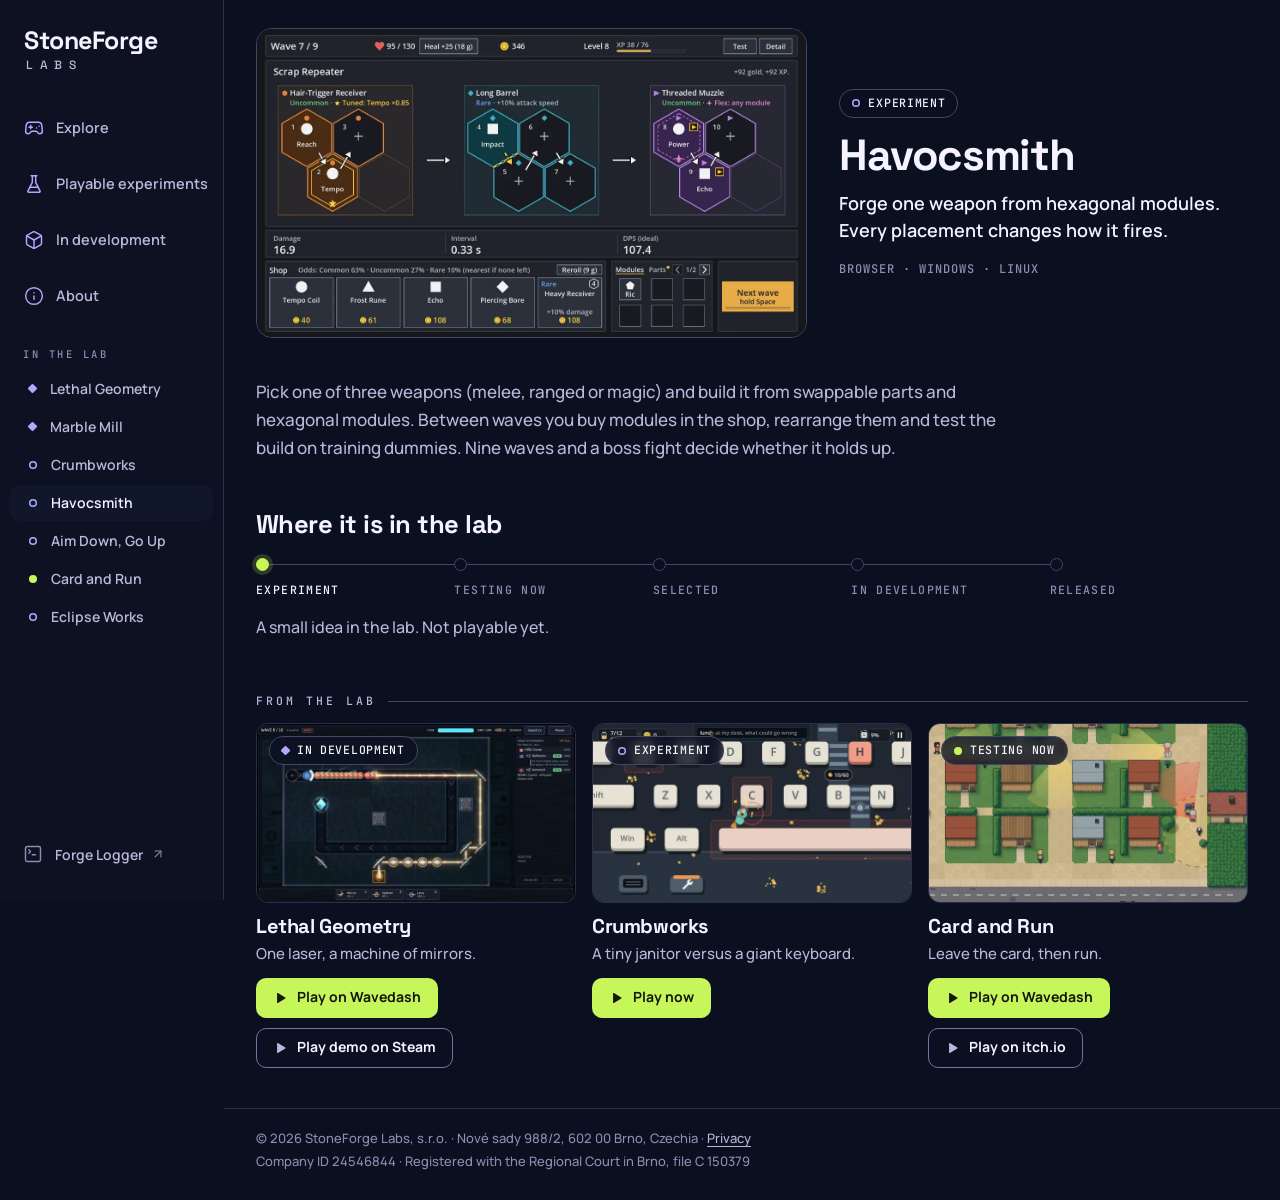
<file: havocsmith.html>
<!doctype html>
<!-- Vygenerováno scripts/build_web.py z data/web_games.json — ručně neupravovat. -->
<html lang="en">
<head>
<meta charset="utf-8">
<meta name="viewport" content="width=device-width, initial-scale=1">
<title>Havocsmith — StoneForge Labs</title>
<meta name="description" content="Forge one weapon from hexagonal modules. Every placement changes how it fires.">
<link rel="canonical" href="https://stoneforgelabs.games/havocsmith.html">
<meta name="theme-color" content="#0b1020">

<meta property="og:type" content="website">
<meta property="og:site_name" content="StoneForge Labs">
<meta property="og:title" content="Havocsmith — One weapon, built from hexagonal modules.">
<meta property="og:description" content="Forge one weapon from hexagonal modules. Every placement changes how it fires.">
<meta property="og:url" content="https://stoneforgelabs.games/havocsmith.html">
<meta property="og:image" content="https://stoneforgelabs.games/assets/img/games/havocsmith-og.jpg">
<meta name="twitter:card" content="summary_large_image">

<link rel="icon" href="assets/img/favicon.svg" type="image/svg+xml">
<link rel="stylesheet" href="assets/css/tokens.css">
<link rel="stylesheet" href="assets/css/site.css">
<script src="assets/js/menu.js" defer></script>
<script src="assets/js/lab.js" defer></script>
</head>
<body data-game="havocsmith" data-lab="https://stoneforge-lab.stoneforgelabs.workers.dev">
<a class="skip-link" href="#main">Skip to content</a>

<div class="shell">

<header class="rail">
  <div class="rail__bar">
    <a class="brand" href="/"><span class="brand__name">StoneForge</span><span class="brand__labs">Labs</span></a>
    <button class="rail__toggle" type="button" aria-expanded="false" aria-controls="site-nav" hidden><svg width="20" height="20" viewBox="0 0 24 24" fill="none" stroke="currentColor" stroke-width="1.75" stroke-linecap="round" stroke-linejoin="round" aria-hidden="true"><path d="M4 6h16"/><path d="M4 12h16"/><path d="M4 18h16"/></svg><span>Menu</span></button>
  </div>
  <nav class="rail__nav" id="site-nav" aria-label="Main">
    <ul class="rail__list">
      <li><a class="rail__link" href="/#top"><svg width="20" height="20" viewBox="0 0 24 24" fill="none" stroke="currentColor" stroke-width="1.75" stroke-linecap="round" stroke-linejoin="round" aria-hidden="true"><path d="M6 11h4"/><path d="M8 9v4"/><path d="M15 12h.01"/><path d="M18 10h.01"/><path d="M17.32 5H6.68a4 4 0 0 0-3.98 3.59C2.6 9.42 2 14.46 2 16a3 3 0 0 0 3 3c1 0 1.5-.5 2-1l1.41-1.41A2 2 0 0 1 9.83 16h4.34a2 2 0 0 1 1.41.59L17 18c.5.5 1 1 2 1a3 3 0 0 0 3-3c0-1.55-.6-6.58-.69-7.26A4 4 0 0 0 17.32 5z"/></svg><span>Explore</span></a></li><li><a class="rail__link" href="/#play"><svg width="20" height="20" viewBox="0 0 24 24" fill="none" stroke="currentColor" stroke-width="1.75" stroke-linecap="round" stroke-linejoin="round" aria-hidden="true"><path d="M10 2v7.53a2 2 0 0 1-.21.9L4.72 20.55a1 1 0 0 0 .9 1.45h12.76a1 1 0 0 0 .9-1.45l-5.07-10.13A2 2 0 0 1 14 9.53V2"/><path d="M8.5 2h7"/><path d="M7 16h10"/></svg><span>Playable experiments</span></a></li><li><a class="rail__link" href="/#development"><svg width="20" height="20" viewBox="0 0 24 24" fill="none" stroke="currentColor" stroke-width="1.75" stroke-linecap="round" stroke-linejoin="round" aria-hidden="true"><path d="M21 8a2 2 0 0 0-1-1.73l-7-4a2 2 0 0 0-2 0l-7 4A2 2 0 0 0 3 8v8a2 2 0 0 0 1 1.73l7 4a2 2 0 0 0 2 0l7-4A2 2 0 0 0 21 16Z"/><path d="m3.3 7 8.7 5 8.7-5"/><path d="M12 22V12"/></svg><span>In development</span></a></li><li><a class="rail__link" href="/#about"><svg width="20" height="20" viewBox="0 0 24 24" fill="none" stroke="currentColor" stroke-width="1.75" stroke-linecap="round" stroke-linejoin="round" aria-hidden="true"><circle cx="12" cy="12" r="10"/><path d="M12 16v-4"/><path d="M12 8h.01"/></svg><span>About</span></a></li>
    </ul>
    <div class="rail__lab">
      <p class="rail__eyebrow" id="rail-lab">In the lab</p>
      <ul class="rail__games" aria-labelledby="rail-lab">
        <li><a class="rail__game" href="lethal-geometry.html"><span class="sdot sdot--in_development" aria-hidden="true"></span><span class="rail__gname">Lethal Geometry</span><span class="sr-only"> — In development</span></a></li><li><a class="rail__game" href="marble-mill.html"><span class="sdot sdot--in_development" aria-hidden="true"></span><span class="rail__gname">Marble Mill</span><span class="sr-only"> — In development</span></a></li><li><a class="rail__game" href="crumbworks.html"><span class="sdot sdot--experiment" aria-hidden="true"></span><span class="rail__gname">Crumbworks</span><span class="sr-only"> — Experiment</span></a></li><li><a class="rail__game" href="havocsmith.html" aria-current="page"><span class="sdot sdot--experiment" aria-hidden="true"></span><span class="rail__gname">Havocsmith</span><span class="sr-only"> — Experiment</span></a></li><li><a class="rail__game" href="aim-down-go-up.html"><span class="sdot sdot--experiment" aria-hidden="true"></span><span class="rail__gname">Aim Down, Go Up</span><span class="sr-only"> — Experiment</span></a></li><li><a class="rail__game" href="card-and-run.html"><span class="sdot sdot--testing" aria-hidden="true"></span><span class="rail__gname">Card and Run</span><span class="sr-only"> — Testing now</span></a></li><li><a class="rail__game" href="eclipse-works.html"><span class="sdot sdot--experiment" aria-hidden="true"></span><span class="rail__gname">Eclipse Works</span><span class="sr-only"> — Experiment</span></a></li>
      </ul>
    </div>
    <a class="rail__tool" href="https://forgelogger.dev" target="_blank" rel="noopener noreferrer"><svg width="20" height="20" viewBox="0 0 24 24" fill="none" stroke="currentColor" stroke-width="1.75" stroke-linecap="round" stroke-linejoin="round" aria-hidden="true"><path d="m7 11 2-2-2-2"/><path d="M11 13h4"/><rect width="18" height="18" x="3" y="3" rx="2"/></svg><span>Forge Logger</span><svg class="rail__ext" width="14" height="14" viewBox="0 0 24 24" fill="none" stroke="currentColor" stroke-width="1.75" stroke-linecap="round" stroke-linejoin="round" aria-hidden="true"><path d="M7 7h10v10"/><path d="M7 17 17 7"/></svg><span class="sr-only"> (playtest tool, opens in a new tab)</span></a>
  </nav>
</header>

<div class="main-col">
<main id="main" class="main">

  <section class="gpage" aria-labelledby="game-title">
    <div class="gpage__media">
      <img class="gpage__art" src="assets/img/games/havocsmith-1280.webp" srcset="assets/img/games/havocsmith-640.webp 640w, assets/img/games/havocsmith-1280.webp 1280w" sizes="(min-width: 1200px) 760px, (min-width: 900px) 55vw, 100vw" width="1280" height="720" alt="Havocsmith: the weapon workshop, three hexagonal module grids feeding into one weapon" fetchpriority="high">
    </div>
    <div class="gpage__copy">
      <p class="chip chip--experiment"><span class="chip__dot" aria-hidden="true"></span><span>Experiment</span></p>
      <h1 class="gpage__title" id="game-title">Havocsmith</h1>
      <p class="gpage__tagline">Forge one weapon from hexagonal modules. Every placement changes how it fires.</p>
      
      <p class="gpage__facts">Browser · Windows · Linux</p>
    </div>
  </section>

  <section class="section gabout" aria-labelledby="about-game-title">
    <h2 class="sr-only" id="about-game-title">About Havocsmith</h2>
    <p class="prose">Pick one of three weapons (melee, ranged or magic) and build it from swappable parts and hexagonal modules. Between waves you buy modules in the shop, rearrange them and test the build on training dummies. Nine waves and a boss fight decide whether it holds up.</p>
  </section>

  <section class="section stage" aria-labelledby="stage-title">
    <h2 class="section__title" id="stage-title">Where it is in the lab</h2>
    <ol class="stage-track">
      <li class="stage-track__step is-current" aria-current="step"><span class="stage-track__dot" aria-hidden="true"></span><span>Experiment</span></li><li class="stage-track__step"><span class="stage-track__dot" aria-hidden="true"></span><span>Testing now</span></li><li class="stage-track__step"><span class="stage-track__dot" aria-hidden="true"></span><span>Selected</span></li><li class="stage-track__step"><span class="stage-track__dot" aria-hidden="true"></span><span>In development</span></li><li class="stage-track__step"><span class="stage-track__dot" aria-hidden="true"></span><span>Released</span></li>
    </ol>
    <p class="section__note">A small idea in the lab. Not playable yet.</p>
  </section>

  <section class="section more-lab" id="more" aria-labelledby="more-lab-title">
    <h2 class="eyebrow" id="more-lab-title">From the lab</h2>
    <div class="more-lab__grid">
    <article class="game game--mini">
      <div class="game__media">
        <a class="game__medialink" href="lethal-geometry.html" tabindex="-1" aria-hidden="true"><img class="game__art" src="assets/img/games/lethal-geometry-loop-1280.webp" srcset="assets/img/games/lethal-geometry-loop-640.webp 640w, assets/img/games/lethal-geometry-loop-1280.webp 1280w" sizes="(min-width: 1200px) 320px, (min-width: 600px) 30vw, 100vw" width="1280" height="720" alt="Lethal Geometry gameplay: a column of enemies walks into a laser beam bent around the path by mirrors and charged by lenses" loading="lazy" decoding="async"></a>
        <p class="chip chip--in_development chip--onimage"><span class="chip__dot" aria-hidden="true"></span><span>In development</span></p>
      </div>
      <div class="game__body">
        <h3 class="game__title"><a href="lethal-geometry.html">Lethal Geometry</a></h3>
        <p class="game__tagline">One laser, a machine of mirrors.</p>
        <div class="actions"><a class="btn btn--play" href="https://wavedash.com/games/lethal-geometry" target="_blank" rel="noopener noreferrer" data-game="mirror-defense" data-place="more" data-dest="wavedash"><svg class="btn__glyph" width="14" height="14" viewBox="0 0 24 24" aria-hidden="true"><path d="M7 4.5v15a1 1 0 0 0 1.5.86l12.5-7.5a1 1 0 0 0 0-1.72L8.5 3.64A1 1 0 0 0 7 4.5z" fill="currentColor"/></svg>Play on Wavedash<span class="sr-only">: Lethal Geometry</span></a><a class="btn btn--outline" href="https://store.steampowered.com/app/5342240/" target="_blank" rel="noopener noreferrer" data-game="mirror-defense" data-place="more" data-dest="steam" data-play><svg class="btn__glyph" width="14" height="14" viewBox="0 0 24 24" aria-hidden="true"><path d="M7 4.5v15a1 1 0 0 0 1.5.86l12.5-7.5a1 1 0 0 0 0-1.72L8.5 3.64A1 1 0 0 0 7 4.5z" fill="currentColor"/></svg>Play demo on Steam<span class="sr-only">: Lethal Geometry</span></a></div>
      </div>
    </article>
    <article class="game game--mini">
      <div class="game__media">
        <a class="game__medialink" href="crumbworks.html" tabindex="-1" aria-hidden="true"><img class="game__art" src="assets/img/games/crumbworks-1280.webp" srcset="assets/img/games/crumbworks-640.webp 640w, assets/img/games/crumbworks-1280.webp 1280w" sizes="(min-width: 1200px) 320px, (min-width: 600px) 30vw, 100vw" width="1280" height="720" alt="Crumbworks: a tiny janitor sweeps crumbs between the keys of a giant keyboard" loading="lazy" decoding="async"></a>
        <p class="chip chip--experiment chip--onimage"><span class="chip__dot" aria-hidden="true"></span><span>Experiment</span></p>
      </div>
      <div class="game__body">
        <h3 class="game__title"><a href="crumbworks.html">Crumbworks</a></h3>
        <p class="game__tagline">A tiny janitor versus a giant keyboard.</p>
        <div class="actions"><a class="btn btn--play" href="/play/crumbworks.html" data-game="crumbworks" data-place="more" data-dest="web"><svg class="btn__glyph" width="14" height="14" viewBox="0 0 24 24" aria-hidden="true"><path d="M7 4.5v15a1 1 0 0 0 1.5.86l12.5-7.5a1 1 0 0 0 0-1.72L8.5 3.64A1 1 0 0 0 7 4.5z" fill="currentColor"/></svg>Play now<span class="sr-only"> Crumbworks in your browser</span></a></div>
      </div>
    </article>
    <article class="game game--mini">
      <div class="game__media">
        <a class="game__medialink" href="card-and-run.html" tabindex="-1" aria-hidden="true"><img class="game__art" src="assets/img/games/card-and-run-1280.webp" srcset="assets/img/games/card-and-run-640.webp 640w, assets/img/games/card-and-run-1280.webp 1280w" sizes="(min-width: 1200px) 320px, (min-width: 600px) 30vw, 100vw" width="1280" height="720" alt="Card and Run: a courier sprints away from a letterbox through the allotments while a customer gives chase" loading="lazy" decoding="async"></a>
        <p class="chip chip--testing chip--onimage"><span class="chip__dot" aria-hidden="true"></span><span>Testing now</span></p>
      </div>
      <div class="game__body">
        <h3 class="game__title"><a href="card-and-run.html">Card and Run</a></h3>
        <p class="game__tagline">Leave the card, then run.</p>
        <div class="actions"><a class="btn btn--play" href="https://wavedash.com/games/card-and-run" target="_blank" rel="noopener noreferrer" data-game="card-and-run" data-place="more" data-dest="wavedash"><svg class="btn__glyph" width="14" height="14" viewBox="0 0 24 24" aria-hidden="true"><path d="M7 4.5v15a1 1 0 0 0 1.5.86l12.5-7.5a1 1 0 0 0 0-1.72L8.5 3.64A1 1 0 0 0 7 4.5z" fill="currentColor"/></svg>Play on Wavedash<span class="sr-only">: Card and Run</span></a><a class="btn btn--outline" href="https://stoneforgelabs.itch.io/card-and-run" target="_blank" rel="noopener noreferrer" data-game="card-and-run" data-place="more" data-dest="itch" data-play><svg class="btn__glyph" width="14" height="14" viewBox="0 0 24 24" aria-hidden="true"><path d="M7 4.5v15a1 1 0 0 0 1.5.86l12.5-7.5a1 1 0 0 0 0-1.72L8.5 3.64A1 1 0 0 0 7 4.5z" fill="currentColor"/></svg>Play on itch.io<span class="sr-only">: Card and Run</span></a></div>
      </div>
    </article>
    </div>
  </section>

</main>

<footer class="footer">
  <p>© 2026 StoneForge Labs, s.r.o. · Nové sady 988/2, 602 00 Brno, Czechia · <a href="privacy.html">Privacy</a></p>
  <p>Company ID 24546844 · Registered with the Regional Court in Brno, file C 150379</p>
</footer>
</div>

</div>
</body>
</html>
</file>
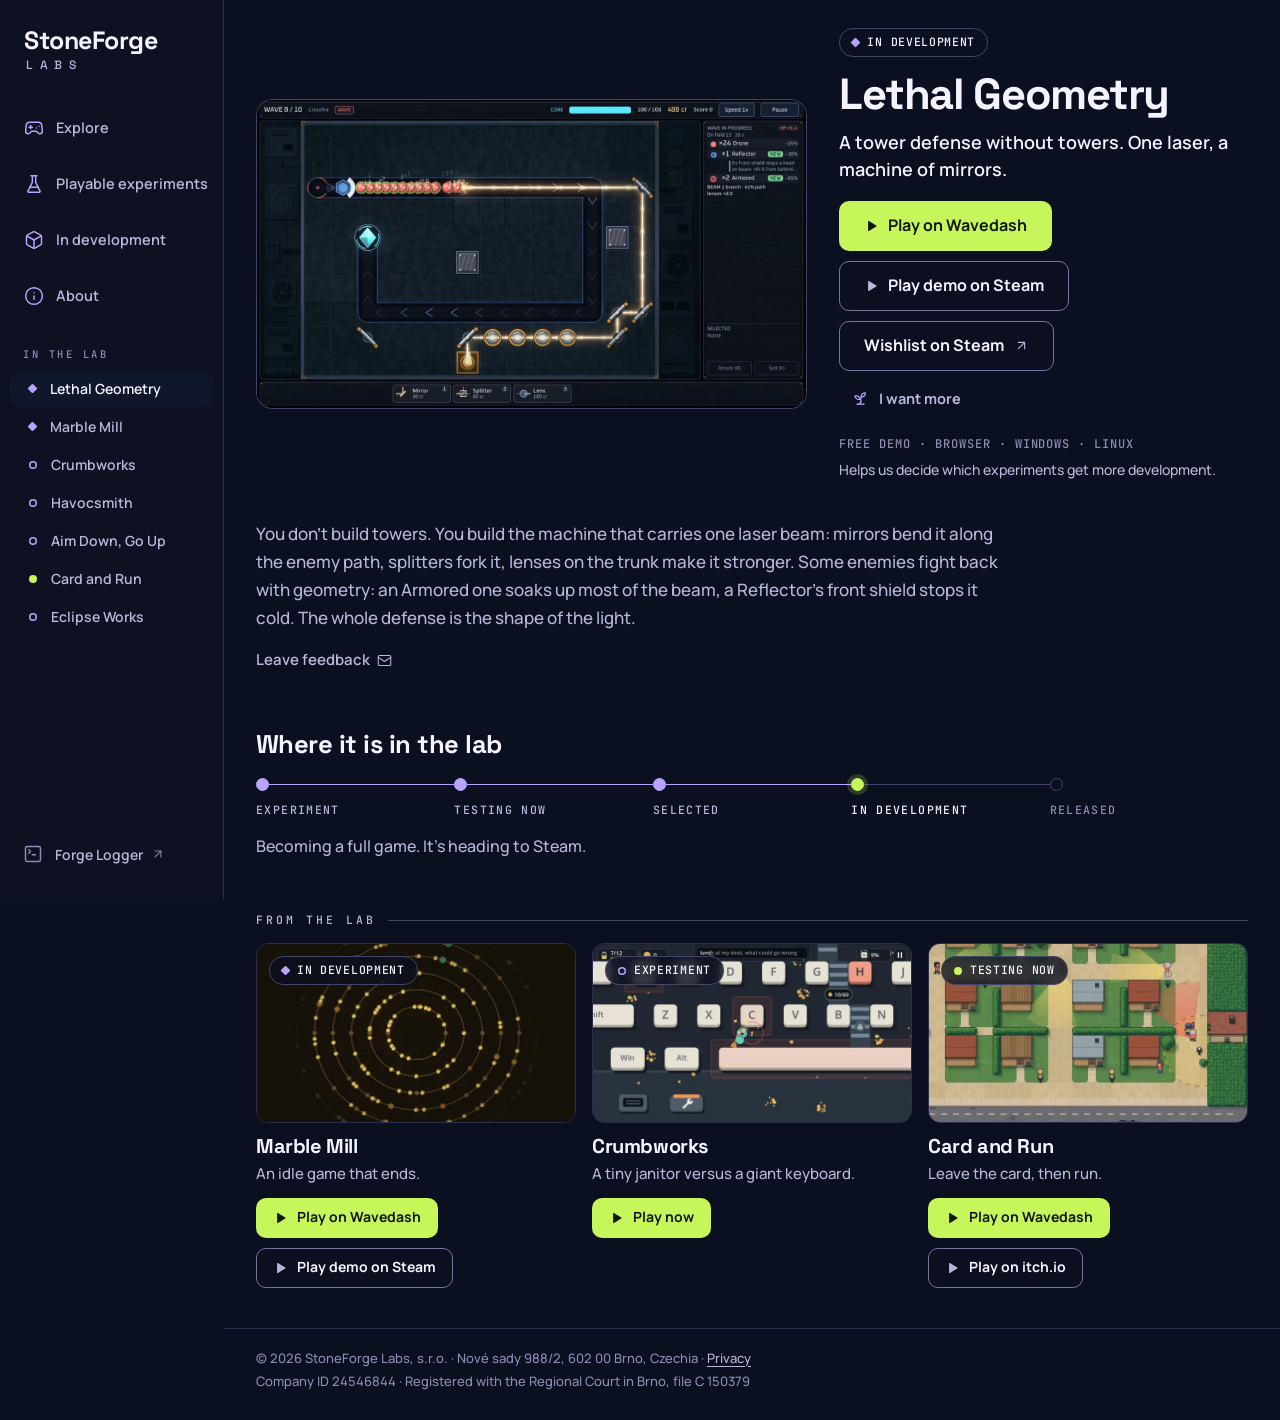
<file: lethal-geometry.html>
<!doctype html>
<!-- Vygenerováno scripts/build_web.py z data/web_games.json — ručně neupravovat. -->
<html lang="en">
<head>
<meta charset="utf-8">
<meta name="viewport" content="width=device-width, initial-scale=1">
<title>Lethal Geometry — StoneForge Labs</title>
<meta name="description" content="A tower defense without towers. One laser, a machine of mirrors. Free demo.">
<link rel="canonical" href="https://stoneforgelabs.games/lethal-geometry.html">
<meta name="theme-color" content="#0b1020">

<meta property="og:type" content="website">
<meta property="og:site_name" content="StoneForge Labs">
<meta property="og:title" content="Lethal Geometry — One laser, a machine of mirrors.">
<meta property="og:description" content="A tower defense without towers. One laser, a machine of mirrors. Free demo.">
<meta property="og:url" content="https://stoneforgelabs.games/lethal-geometry.html">
<meta property="og:image" content="https://stoneforgelabs.games/assets/img/lethal-geometry-og.jpg">
<meta name="twitter:card" content="summary_large_image">

<link rel="icon" href="assets/img/favicon.svg" type="image/svg+xml">
<link rel="stylesheet" href="assets/css/tokens.css">
<link rel="stylesheet" href="assets/css/site.css">
<script src="assets/js/menu.js" defer></script>
<script src="assets/js/lab.js" defer></script>
</head>
<body data-game="mirror-defense" data-lab="https://stoneforge-lab.stoneforgelabs.workers.dev">
<a class="skip-link" href="#main">Skip to content</a>

<div class="shell">

<header class="rail">
  <div class="rail__bar">
    <a class="brand" href="/"><span class="brand__name">StoneForge</span><span class="brand__labs">Labs</span></a>
    <button class="rail__toggle" type="button" aria-expanded="false" aria-controls="site-nav" hidden><svg width="20" height="20" viewBox="0 0 24 24" fill="none" stroke="currentColor" stroke-width="1.75" stroke-linecap="round" stroke-linejoin="round" aria-hidden="true"><path d="M4 6h16"/><path d="M4 12h16"/><path d="M4 18h16"/></svg><span>Menu</span></button>
  </div>
  <nav class="rail__nav" id="site-nav" aria-label="Main">
    <ul class="rail__list">
      <li><a class="rail__link" href="/#top"><svg width="20" height="20" viewBox="0 0 24 24" fill="none" stroke="currentColor" stroke-width="1.75" stroke-linecap="round" stroke-linejoin="round" aria-hidden="true"><path d="M6 11h4"/><path d="M8 9v4"/><path d="M15 12h.01"/><path d="M18 10h.01"/><path d="M17.32 5H6.68a4 4 0 0 0-3.98 3.59C2.6 9.42 2 14.46 2 16a3 3 0 0 0 3 3c1 0 1.5-.5 2-1l1.41-1.41A2 2 0 0 1 9.83 16h4.34a2 2 0 0 1 1.41.59L17 18c.5.5 1 1 2 1a3 3 0 0 0 3-3c0-1.55-.6-6.58-.69-7.26A4 4 0 0 0 17.32 5z"/></svg><span>Explore</span></a></li><li><a class="rail__link" href="/#play"><svg width="20" height="20" viewBox="0 0 24 24" fill="none" stroke="currentColor" stroke-width="1.75" stroke-linecap="round" stroke-linejoin="round" aria-hidden="true"><path d="M10 2v7.53a2 2 0 0 1-.21.9L4.72 20.55a1 1 0 0 0 .9 1.45h12.76a1 1 0 0 0 .9-1.45l-5.07-10.13A2 2 0 0 1 14 9.53V2"/><path d="M8.5 2h7"/><path d="M7 16h10"/></svg><span>Playable experiments</span></a></li><li><a class="rail__link" href="/#development"><svg width="20" height="20" viewBox="0 0 24 24" fill="none" stroke="currentColor" stroke-width="1.75" stroke-linecap="round" stroke-linejoin="round" aria-hidden="true"><path d="M21 8a2 2 0 0 0-1-1.73l-7-4a2 2 0 0 0-2 0l-7 4A2 2 0 0 0 3 8v8a2 2 0 0 0 1 1.73l7 4a2 2 0 0 0 2 0l7-4A2 2 0 0 0 21 16Z"/><path d="m3.3 7 8.7 5 8.7-5"/><path d="M12 22V12"/></svg><span>In development</span></a></li><li><a class="rail__link" href="/#about"><svg width="20" height="20" viewBox="0 0 24 24" fill="none" stroke="currentColor" stroke-width="1.75" stroke-linecap="round" stroke-linejoin="round" aria-hidden="true"><circle cx="12" cy="12" r="10"/><path d="M12 16v-4"/><path d="M12 8h.01"/></svg><span>About</span></a></li>
    </ul>
    <div class="rail__lab">
      <p class="rail__eyebrow" id="rail-lab">In the lab</p>
      <ul class="rail__games" aria-labelledby="rail-lab">
        <li><a class="rail__game" href="lethal-geometry.html" aria-current="page"><span class="sdot sdot--in_development" aria-hidden="true"></span><span class="rail__gname">Lethal Geometry</span><span class="sr-only"> — In development</span></a></li><li><a class="rail__game" href="marble-mill.html"><span class="sdot sdot--in_development" aria-hidden="true"></span><span class="rail__gname">Marble Mill</span><span class="sr-only"> — In development</span></a></li><li><a class="rail__game" href="crumbworks.html"><span class="sdot sdot--experiment" aria-hidden="true"></span><span class="rail__gname">Crumbworks</span><span class="sr-only"> — Experiment</span></a></li><li><a class="rail__game" href="havocsmith.html"><span class="sdot sdot--experiment" aria-hidden="true"></span><span class="rail__gname">Havocsmith</span><span class="sr-only"> — Experiment</span></a></li><li><a class="rail__game" href="aim-down-go-up.html"><span class="sdot sdot--experiment" aria-hidden="true"></span><span class="rail__gname">Aim Down, Go Up</span><span class="sr-only"> — Experiment</span></a></li><li><a class="rail__game" href="card-and-run.html"><span class="sdot sdot--testing" aria-hidden="true"></span><span class="rail__gname">Card and Run</span><span class="sr-only"> — Testing now</span></a></li><li><a class="rail__game" href="eclipse-works.html"><span class="sdot sdot--experiment" aria-hidden="true"></span><span class="rail__gname">Eclipse Works</span><span class="sr-only"> — Experiment</span></a></li>
      </ul>
    </div>
    <a class="rail__tool" href="https://forgelogger.dev" target="_blank" rel="noopener noreferrer"><svg width="20" height="20" viewBox="0 0 24 24" fill="none" stroke="currentColor" stroke-width="1.75" stroke-linecap="round" stroke-linejoin="round" aria-hidden="true"><path d="m7 11 2-2-2-2"/><path d="M11 13h4"/><rect width="18" height="18" x="3" y="3" rx="2"/></svg><span>Forge Logger</span><svg class="rail__ext" width="14" height="14" viewBox="0 0 24 24" fill="none" stroke="currentColor" stroke-width="1.75" stroke-linecap="round" stroke-linejoin="round" aria-hidden="true"><path d="M7 7h10v10"/><path d="M7 17 17 7"/></svg><span class="sr-only"> (playtest tool, opens in a new tab)</span></a>
  </nav>
</header>

<div class="main-col">
<main id="main" class="main">

  <section class="gpage" aria-labelledby="game-title">
    <div class="gpage__media">
      <video class="gpage__video" autoplay muted loop playsinline preload="auto" poster="assets/img/games/lethal-geometry-loop-1280.webp" width="1280" height="720" aria-label="Lethal Geometry gameplay: a column of enemies walks into a laser beam bent around the path by mirrors and charged by lenses"><source src="assets/video/lethal-geometry-loop.mp4" type="video/mp4"></video>
      <img class="gpage__still" src="assets/img/games/lethal-geometry-loop-1280.webp" srcset="assets/img/games/lethal-geometry-loop-640.webp 640w, assets/img/games/lethal-geometry-loop-1280.webp 1280w" sizes="(min-width: 1200px) 760px, (min-width: 900px) 55vw, 100vw" width="1280" height="720" alt="Lethal Geometry gameplay: a column of enemies walks into a laser beam bent around the path by mirrors and charged by lenses" fetchpriority="high">
    </div>
    <div class="gpage__copy">
      <p class="chip chip--in_development"><span class="chip__dot" aria-hidden="true"></span><span>In development</span></p>
      <h1 class="gpage__title" id="game-title">Lethal Geometry</h1>
      <p class="gpage__tagline">A tower defense without towers. One laser, a machine of mirrors.</p>
      <div class="actions"><a class="btn btn--play btn--lg" href="https://wavedash.com/games/lethal-geometry" target="_blank" rel="noopener noreferrer" data-game="mirror-defense" data-place="detail" data-dest="wavedash"><svg class="btn__glyph" width="14" height="14" viewBox="0 0 24 24" aria-hidden="true"><path d="M7 4.5v15a1 1 0 0 0 1.5.86l12.5-7.5a1 1 0 0 0 0-1.72L8.5 3.64A1 1 0 0 0 7 4.5z" fill="currentColor"/></svg>Play on Wavedash<span class="sr-only">: Lethal Geometry</span></a><a class="btn btn--outline btn--lg" href="https://store.steampowered.com/app/5342240/" target="_blank" rel="noopener noreferrer" data-game="mirror-defense" data-place="detail" data-dest="steam" data-play><svg class="btn__glyph" width="14" height="14" viewBox="0 0 24 24" aria-hidden="true"><path d="M7 4.5v15a1 1 0 0 0 1.5.86l12.5-7.5a1 1 0 0 0 0-1.72L8.5 3.64A1 1 0 0 0 7 4.5z" fill="currentColor"/></svg>Play demo on Steam<span class="sr-only">: Lethal Geometry</span></a><a class="btn btn--outline btn--lg" href="https://store.steampowered.com/app/5325830/Lethal_Geometry/" target="_blank" rel="noopener noreferrer" data-game="mirror-defense" data-place="detail" data-kind="wishlist">Wishlist on Steam<span class="sr-only">: Lethal Geometry</span><svg width="15" height="15" viewBox="0 0 24 24" fill="none" stroke="currentColor" stroke-width="1.75" stroke-linecap="round" stroke-linejoin="round" aria-hidden="true"><path d="M7 7h10v10"/><path d="M7 17 17 7"/></svg></a></div>
      <div class="actions actions--quiet"><button class="btn btn--want btn--quiet" id="want-more" type="button" data-want-more="mirror-defense" data-place="detail" aria-pressed="false" hidden><svg width="17" height="17" viewBox="0 0 24 24" fill="none" stroke="currentColor" stroke-width="1.75" stroke-linecap="round" stroke-linejoin="round" aria-hidden="true"><path d="M7 20h10"/><path d="M10 20c5.5-2.5.8-6.4 3-10"/><path d="M9.5 9.4c1.1.8 1.8 2.2 2.3 3.7-2 .4-3.5.4-4.8-.3-1.2-.6-2.3-1.9-3-4.2 2.8-.5 4.4 0 5.5.8z"/><path d="M14.1 6a7 7 0 0 0-1.1 4c1.9-.1 3.3-.6 4.3-1.4 1-1 1.6-2.3 1.7-4.6-2.7.1-4 1-4.9 2z"/></svg><span class="btn__label">I want more</span><span class="sr-only">: Lethal Geometry</span></button></div>
      <p class="want-next" data-want-next hidden><a class="textlink" href="#more">Try another experiment<svg width="15" height="15" viewBox="0 0 24 24" fill="none" stroke="currentColor" stroke-width="1.75" stroke-linecap="round" stroke-linejoin="round" aria-hidden="true"><path d="M5 12h14"/><path d="m12 5 7 7-7 7"/></svg></a></p>
      <p class="gpage__facts">Free demo · Browser · Windows · Linux</p>
      <p class="gpage__note" hidden data-want-note>Helps us decide which experiments get more development.</p>
    </div>
  </section>

  <section class="section gabout" aria-labelledby="about-game-title">
    <h2 class="sr-only" id="about-game-title">About Lethal Geometry</h2>
    <p class="prose">You don&#x27;t build towers. You build the machine that carries one laser beam: mirrors bend it along the enemy path, splitters fork it, lenses on the trunk make it stronger. Some enemies fight back with geometry: an Armored one soaks up most of the beam, a Reflector&#x27;s front shield stops it cold. The whole defense is the shape of the light.</p>
    <p><a class="textlink" href="mailto:hello@stoneforgelabs.games?subject=Feedback%3A%20Lethal%20Geometry" data-game="mirror-defense" data-place="detail">Leave feedback<span class="sr-only"> on Lethal Geometry by e-mail</span><svg width="15" height="15" viewBox="0 0 24 24" fill="none" stroke="currentColor" stroke-width="1.75" stroke-linecap="round" stroke-linejoin="round" aria-hidden="true"><rect width="20" height="16" x="2" y="4" rx="2"/><path d="m22 7-8.97 5.7a1.94 1.94 0 0 1-2.06 0L2 7"/></svg></a></p>
  </section>

  <section class="section stage" aria-labelledby="stage-title">
    <h2 class="section__title" id="stage-title">Where it is in the lab</h2>
    <ol class="stage-track">
      <li class="stage-track__step is-done"><span class="stage-track__dot" aria-hidden="true"></span><span>Experiment</span></li><li class="stage-track__step is-done"><span class="stage-track__dot" aria-hidden="true"></span><span>Testing now</span></li><li class="stage-track__step is-done"><span class="stage-track__dot" aria-hidden="true"></span><span>Selected</span></li><li class="stage-track__step is-current" aria-current="step"><span class="stage-track__dot" aria-hidden="true"></span><span>In development</span></li><li class="stage-track__step"><span class="stage-track__dot" aria-hidden="true"></span><span>Released</span></li>
    </ol>
    <p class="section__note">Becoming a full game. It&#x27;s heading to Steam.</p>
  </section>

  <section class="section more-lab" id="more" aria-labelledby="more-lab-title">
    <h2 class="eyebrow" id="more-lab-title">From the lab</h2>
    <div class="more-lab__grid">
    <article class="game game--mini">
      <div class="game__media">
        <a class="game__medialink" href="marble-mill.html" tabindex="-1" aria-hidden="true"><img class="game__art" src="assets/img/games/marble-mill-rings-1280.webp" srcset="assets/img/games/marble-mill-rings-640.webp 640w, assets/img/games/marble-mill-rings-1280.webp 1280w" sizes="(min-width: 1200px) 320px, (min-width: 600px) 30vw, 100vw" width="1280" height="720" alt="Marble Mill: golden marbles circling the rings of the mill" loading="lazy" decoding="async"></a>
        <p class="chip chip--in_development chip--onimage"><span class="chip__dot" aria-hidden="true"></span><span>In development</span></p>
      </div>
      <div class="game__body">
        <h3 class="game__title"><a href="marble-mill.html">Marble Mill</a></h3>
        <p class="game__tagline">An idle game that ends.</p>
        <div class="actions"><a class="btn btn--play" href="https://wavedash.com/games/marble-mill" target="_blank" rel="noopener noreferrer" data-game="marble-mill" data-place="more" data-dest="wavedash"><svg class="btn__glyph" width="14" height="14" viewBox="0 0 24 24" aria-hidden="true"><path d="M7 4.5v15a1 1 0 0 0 1.5.86l12.5-7.5a1 1 0 0 0 0-1.72L8.5 3.64A1 1 0 0 0 7 4.5z" fill="currentColor"/></svg>Play on Wavedash<span class="sr-only">: Marble Mill</span></a><a class="btn btn--outline" href="https://store.steampowered.com/app/5263520/" target="_blank" rel="noopener noreferrer" data-game="marble-mill" data-place="more" data-dest="steam" data-play><svg class="btn__glyph" width="14" height="14" viewBox="0 0 24 24" aria-hidden="true"><path d="M7 4.5v15a1 1 0 0 0 1.5.86l12.5-7.5a1 1 0 0 0 0-1.72L8.5 3.64A1 1 0 0 0 7 4.5z" fill="currentColor"/></svg>Play demo on Steam<span class="sr-only">: Marble Mill</span></a></div>
      </div>
    </article>
    <article class="game game--mini">
      <div class="game__media">
        <a class="game__medialink" href="crumbworks.html" tabindex="-1" aria-hidden="true"><img class="game__art" src="assets/img/games/crumbworks-1280.webp" srcset="assets/img/games/crumbworks-640.webp 640w, assets/img/games/crumbworks-1280.webp 1280w" sizes="(min-width: 1200px) 320px, (min-width: 600px) 30vw, 100vw" width="1280" height="720" alt="Crumbworks: a tiny janitor sweeps crumbs between the keys of a giant keyboard" loading="lazy" decoding="async"></a>
        <p class="chip chip--experiment chip--onimage"><span class="chip__dot" aria-hidden="true"></span><span>Experiment</span></p>
      </div>
      <div class="game__body">
        <h3 class="game__title"><a href="crumbworks.html">Crumbworks</a></h3>
        <p class="game__tagline">A tiny janitor versus a giant keyboard.</p>
        <div class="actions"><a class="btn btn--play" href="/play/crumbworks.html" data-game="crumbworks" data-place="more" data-dest="web"><svg class="btn__glyph" width="14" height="14" viewBox="0 0 24 24" aria-hidden="true"><path d="M7 4.5v15a1 1 0 0 0 1.5.86l12.5-7.5a1 1 0 0 0 0-1.72L8.5 3.64A1 1 0 0 0 7 4.5z" fill="currentColor"/></svg>Play now<span class="sr-only"> Crumbworks in your browser</span></a></div>
      </div>
    </article>
    <article class="game game--mini">
      <div class="game__media">
        <a class="game__medialink" href="card-and-run.html" tabindex="-1" aria-hidden="true"><img class="game__art" src="assets/img/games/card-and-run-1280.webp" srcset="assets/img/games/card-and-run-640.webp 640w, assets/img/games/card-and-run-1280.webp 1280w" sizes="(min-width: 1200px) 320px, (min-width: 600px) 30vw, 100vw" width="1280" height="720" alt="Card and Run: a courier sprints away from a letterbox through the allotments while a customer gives chase" loading="lazy" decoding="async"></a>
        <p class="chip chip--testing chip--onimage"><span class="chip__dot" aria-hidden="true"></span><span>Testing now</span></p>
      </div>
      <div class="game__body">
        <h3 class="game__title"><a href="card-and-run.html">Card and Run</a></h3>
        <p class="game__tagline">Leave the card, then run.</p>
        <div class="actions"><a class="btn btn--play" href="https://wavedash.com/games/card-and-run" target="_blank" rel="noopener noreferrer" data-game="card-and-run" data-place="more" data-dest="wavedash"><svg class="btn__glyph" width="14" height="14" viewBox="0 0 24 24" aria-hidden="true"><path d="M7 4.5v15a1 1 0 0 0 1.5.86l12.5-7.5a1 1 0 0 0 0-1.72L8.5 3.64A1 1 0 0 0 7 4.5z" fill="currentColor"/></svg>Play on Wavedash<span class="sr-only">: Card and Run</span></a><a class="btn btn--outline" href="https://stoneforgelabs.itch.io/card-and-run" target="_blank" rel="noopener noreferrer" data-game="card-and-run" data-place="more" data-dest="itch" data-play><svg class="btn__glyph" width="14" height="14" viewBox="0 0 24 24" aria-hidden="true"><path d="M7 4.5v15a1 1 0 0 0 1.5.86l12.5-7.5a1 1 0 0 0 0-1.72L8.5 3.64A1 1 0 0 0 7 4.5z" fill="currentColor"/></svg>Play on itch.io<span class="sr-only">: Card and Run</span></a></div>
      </div>
    </article>
    </div>
  </section>

</main>

<footer class="footer">
  <p>© 2026 StoneForge Labs, s.r.o. · Nové sady 988/2, 602 00 Brno, Czechia · <a href="privacy.html">Privacy</a></p>
  <p>Company ID 24546844 · Registered with the Regional Court in Brno, file C 150379</p>
</footer>
</div>

</div>
</body>
</html>
</file>
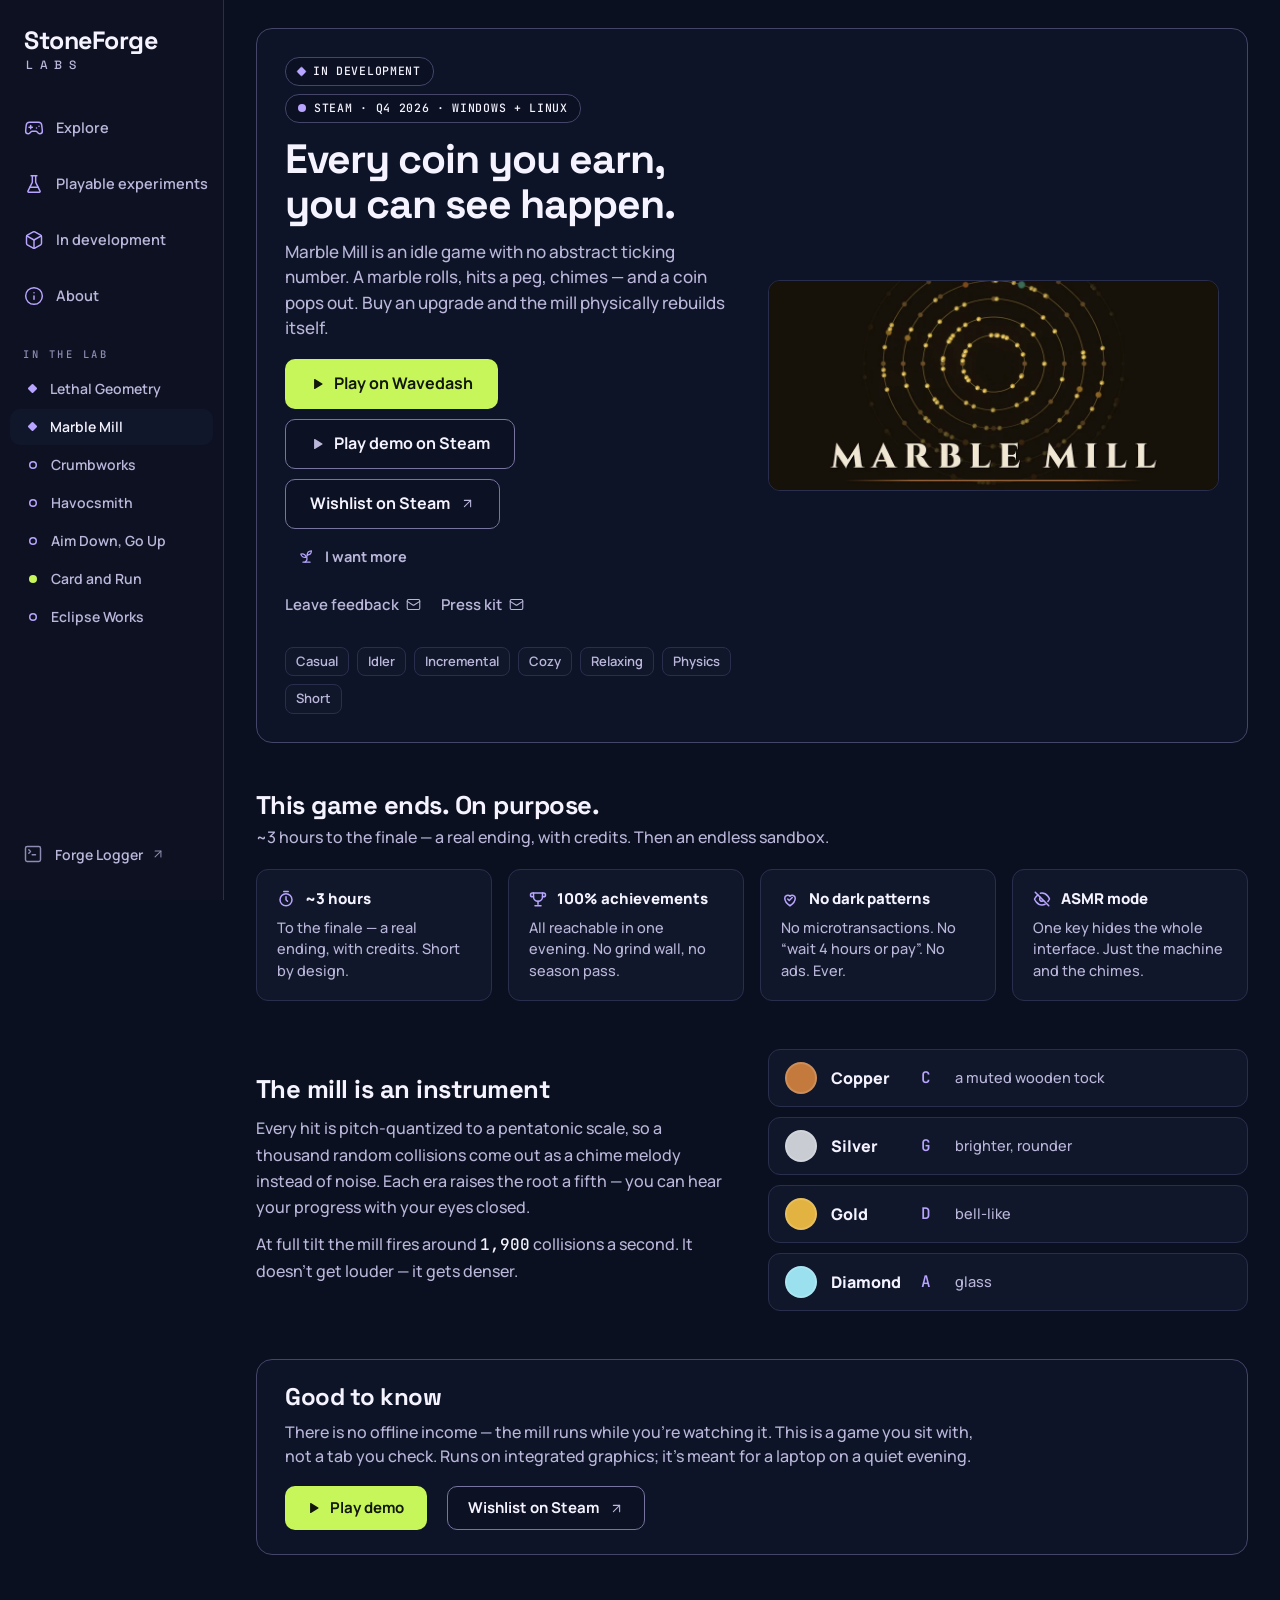
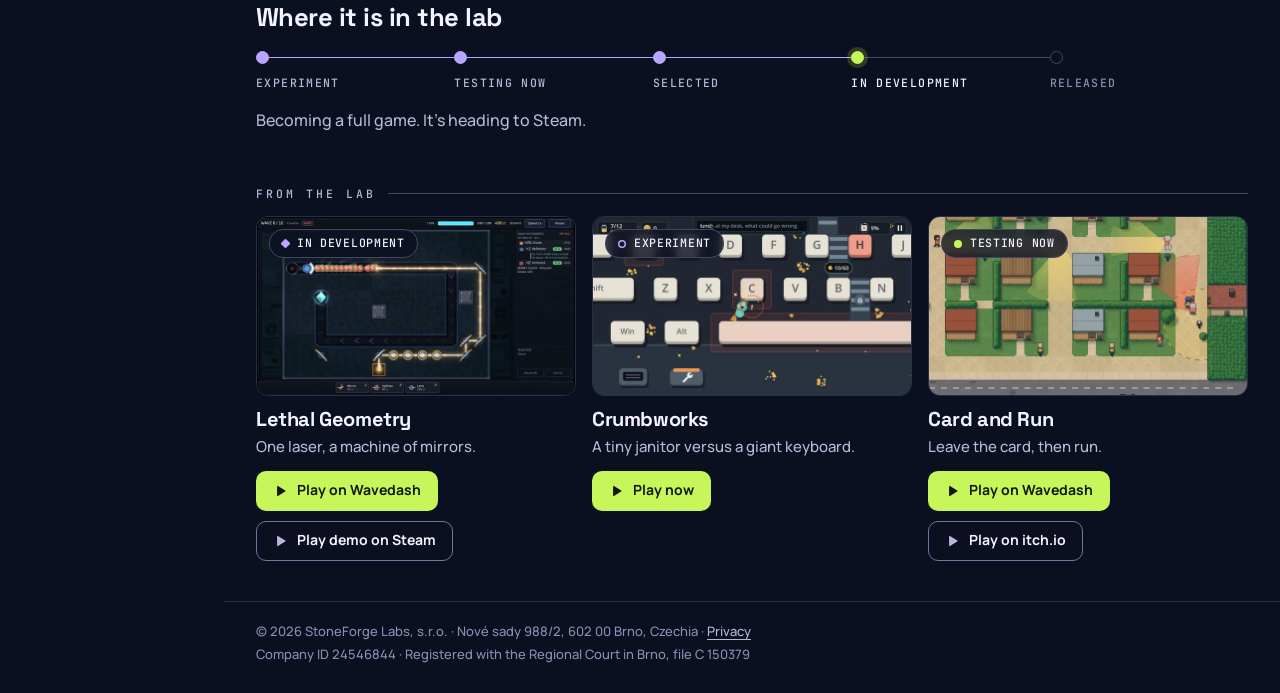
<file: marble-mill.html>
<!doctype html>
<html lang="en">
<head>
<meta charset="utf-8">
<meta name="viewport" content="width=device-width, initial-scale=1">
<title>Marble Mill — StoneForge Labs</title>
<meta name="description" content="An idle game where every coin you earn, you can see happen. ~3 hours to a real ending, then an endless sandbox. Coming Q4 2026 to Steam for Windows and Linux.">
<link rel="canonical" href="https://stoneforgelabs.games/marble-mill.html">
<meta name="theme-color" content="#0b1020">

<meta property="og:type" content="website">
<meta property="og:site_name" content="StoneForge Labs">
<meta property="og:title" content="Marble Mill — every coin you earn, you can see happen">
<meta property="og:description" content="No abstract ticking number. A marble rolls, hits a peg, chimes — and a coin pops out. Coming Q4 2026.">
<meta property="og:url" content="https://stoneforgelabs.games/marble-mill.html">
<meta property="og:image" content="https://stoneforgelabs.games/assets/img/marble-mill-og.jpg">
<meta property="og:image:width" content="1232">
<meta property="og:image:height" content="706">
<meta property="og:image:alt" content="Marble Mill — capsule art">
<meta name="twitter:card" content="summary_large_image">

<link rel="icon" href="assets/img/favicon.svg" type="image/svg+xml">
<link rel="stylesheet" href="assets/css/tokens.css">
<link rel="stylesheet" href="assets/css/site.css">
<script src="assets/js/menu.js" defer></script>
<script src="assets/js/lab.js" defer></script>
</head>
<body data-game="marble-mill" data-lab="https://stoneforge-lab.stoneforgelabs.workers.dev">
<a class="skip-link" href="#main">Skip to content</a>

<div class="shell">

<!-- build_web:rail -->
<header class="rail">
  <div class="rail__bar">
    <a class="brand" href="/"><span class="brand__name">StoneForge</span><span class="brand__labs">Labs</span></a>
    <button class="rail__toggle" type="button" aria-expanded="false" aria-controls="site-nav" hidden><svg width="20" height="20" viewBox="0 0 24 24" fill="none" stroke="currentColor" stroke-width="1.75" stroke-linecap="round" stroke-linejoin="round" aria-hidden="true"><path d="M4 6h16"/><path d="M4 12h16"/><path d="M4 18h16"/></svg><span>Menu</span></button>
  </div>
  <nav class="rail__nav" id="site-nav" aria-label="Main">
    <ul class="rail__list">
      <li><a class="rail__link" href="/#top"><svg width="20" height="20" viewBox="0 0 24 24" fill="none" stroke="currentColor" stroke-width="1.75" stroke-linecap="round" stroke-linejoin="round" aria-hidden="true"><path d="M6 11h4"/><path d="M8 9v4"/><path d="M15 12h.01"/><path d="M18 10h.01"/><path d="M17.32 5H6.68a4 4 0 0 0-3.98 3.59C2.6 9.42 2 14.46 2 16a3 3 0 0 0 3 3c1 0 1.5-.5 2-1l1.41-1.41A2 2 0 0 1 9.83 16h4.34a2 2 0 0 1 1.41.59L17 18c.5.5 1 1 2 1a3 3 0 0 0 3-3c0-1.55-.6-6.58-.69-7.26A4 4 0 0 0 17.32 5z"/></svg><span>Explore</span></a></li><li><a class="rail__link" href="/#play"><svg width="20" height="20" viewBox="0 0 24 24" fill="none" stroke="currentColor" stroke-width="1.75" stroke-linecap="round" stroke-linejoin="round" aria-hidden="true"><path d="M10 2v7.53a2 2 0 0 1-.21.9L4.72 20.55a1 1 0 0 0 .9 1.45h12.76a1 1 0 0 0 .9-1.45l-5.07-10.13A2 2 0 0 1 14 9.53V2"/><path d="M8.5 2h7"/><path d="M7 16h10"/></svg><span>Playable experiments</span></a></li><li><a class="rail__link" href="/#development"><svg width="20" height="20" viewBox="0 0 24 24" fill="none" stroke="currentColor" stroke-width="1.75" stroke-linecap="round" stroke-linejoin="round" aria-hidden="true"><path d="M21 8a2 2 0 0 0-1-1.73l-7-4a2 2 0 0 0-2 0l-7 4A2 2 0 0 0 3 8v8a2 2 0 0 0 1 1.73l7 4a2 2 0 0 0 2 0l7-4A2 2 0 0 0 21 16Z"/><path d="m3.3 7 8.7 5 8.7-5"/><path d="M12 22V12"/></svg><span>In development</span></a></li><li><a class="rail__link" href="/#about"><svg width="20" height="20" viewBox="0 0 24 24" fill="none" stroke="currentColor" stroke-width="1.75" stroke-linecap="round" stroke-linejoin="round" aria-hidden="true"><circle cx="12" cy="12" r="10"/><path d="M12 16v-4"/><path d="M12 8h.01"/></svg><span>About</span></a></li>
    </ul>
    <div class="rail__lab">
      <p class="rail__eyebrow" id="rail-lab">In the lab</p>
      <ul class="rail__games" aria-labelledby="rail-lab">
        <li><a class="rail__game" href="lethal-geometry.html"><span class="sdot sdot--in_development" aria-hidden="true"></span><span class="rail__gname">Lethal Geometry</span><span class="sr-only"> — In development</span></a></li><li><a class="rail__game" href="marble-mill.html" aria-current="page"><span class="sdot sdot--in_development" aria-hidden="true"></span><span class="rail__gname">Marble Mill</span><span class="sr-only"> — In development</span></a></li><li><a class="rail__game" href="crumbworks.html"><span class="sdot sdot--experiment" aria-hidden="true"></span><span class="rail__gname">Crumbworks</span><span class="sr-only"> — Experiment</span></a></li><li><a class="rail__game" href="havocsmith.html"><span class="sdot sdot--experiment" aria-hidden="true"></span><span class="rail__gname">Havocsmith</span><span class="sr-only"> — Experiment</span></a></li><li><a class="rail__game" href="aim-down-go-up.html"><span class="sdot sdot--experiment" aria-hidden="true"></span><span class="rail__gname">Aim Down, Go Up</span><span class="sr-only"> — Experiment</span></a></li><li><a class="rail__game" href="card-and-run.html"><span class="sdot sdot--testing" aria-hidden="true"></span><span class="rail__gname">Card and Run</span><span class="sr-only"> — Testing now</span></a></li><li><a class="rail__game" href="eclipse-works.html"><span class="sdot sdot--experiment" aria-hidden="true"></span><span class="rail__gname">Eclipse Works</span><span class="sr-only"> — Experiment</span></a></li>
      </ul>
    </div>
    <a class="rail__tool" href="https://forgelogger.dev" target="_blank" rel="noopener noreferrer"><svg width="20" height="20" viewBox="0 0 24 24" fill="none" stroke="currentColor" stroke-width="1.75" stroke-linecap="round" stroke-linejoin="round" aria-hidden="true"><path d="m7 11 2-2-2-2"/><path d="M11 13h4"/><rect width="18" height="18" x="3" y="3" rx="2"/></svg><span>Forge Logger</span><svg class="rail__ext" width="14" height="14" viewBox="0 0 24 24" fill="none" stroke="currentColor" stroke-width="1.75" stroke-linecap="round" stroke-linejoin="round" aria-hidden="true"><path d="M7 7h10v10"/><path d="M7 17 17 7"/></svg><span class="sr-only"> (playtest tool, opens in a new tab)</span></a>
  </nav>
</header>
<!-- /build_web:rail -->

<div class="main-col">
<main id="main" class="main">

  <section class="ghero" aria-labelledby="game-title">
    <div>
      <div class="chips">
<!-- build_web:game-status -->
<p class="chip chip--in_development"><span class="chip__dot" aria-hidden="true"></span><span>In development</span></p>
<!-- /build_web:game-status -->
        <p class="chip chip--dev"><span class="chip__dot" aria-hidden="true"></span><span>Steam · Q4 2026 · Windows + Linux</span></p>
      </div>
      <h1 id="game-title">Every coin you earn, you can see happen.</h1>
      <p class="ghero__lede">Marble Mill is an idle game with no abstract ticking number. A marble rolls, hits a peg, chimes — and a coin pops out. Buy an upgrade and the mill physically rebuilds itself.</p>
<!-- build_web:game-actions -->
<div class="actions"><a class="btn btn--play btn--lg" href="https://wavedash.com/games/marble-mill" target="_blank" rel="noopener noreferrer" data-game="marble-mill" data-place="detail" data-dest="wavedash"><svg class="btn__glyph" width="14" height="14" viewBox="0 0 24 24" aria-hidden="true"><path d="M7 4.5v15a1 1 0 0 0 1.5.86l12.5-7.5a1 1 0 0 0 0-1.72L8.5 3.64A1 1 0 0 0 7 4.5z" fill="currentColor"/></svg>Play on Wavedash<span class="sr-only">: Marble Mill</span></a><a class="btn btn--outline btn--lg" href="https://store.steampowered.com/app/5263520/" target="_blank" rel="noopener noreferrer" data-game="marble-mill" data-place="detail" data-dest="steam" data-play><svg class="btn__glyph" width="14" height="14" viewBox="0 0 24 24" aria-hidden="true"><path d="M7 4.5v15a1 1 0 0 0 1.5.86l12.5-7.5a1 1 0 0 0 0-1.72L8.5 3.64A1 1 0 0 0 7 4.5z" fill="currentColor"/></svg>Play demo on Steam<span class="sr-only">: Marble Mill</span></a><a class="btn btn--outline btn--lg" href="https://store.steampowered.com/app/5077600/Marble_Mill/" target="_blank" rel="noopener noreferrer" data-game="marble-mill" data-place="detail" data-kind="wishlist">Wishlist on Steam<span class="sr-only">: Marble Mill</span><svg width="15" height="15" viewBox="0 0 24 24" fill="none" stroke="currentColor" stroke-width="1.75" stroke-linecap="round" stroke-linejoin="round" aria-hidden="true"><path d="M7 7h10v10"/><path d="M7 17 17 7"/></svg></a></div>
      <div class="actions actions--quiet"><button class="btn btn--want btn--quiet" id="want-more" type="button" data-want-more="marble-mill" data-place="detail" aria-pressed="false" hidden><svg width="17" height="17" viewBox="0 0 24 24" fill="none" stroke="currentColor" stroke-width="1.75" stroke-linecap="round" stroke-linejoin="round" aria-hidden="true"><path d="M7 20h10"/><path d="M10 20c5.5-2.5.8-6.4 3-10"/><path d="M9.5 9.4c1.1.8 1.8 2.2 2.3 3.7-2 .4-3.5.4-4.8-.3-1.2-.6-2.3-1.9-3-4.2 2.8-.5 4.4 0 5.5.8z"/><path d="M14.1 6a7 7 0 0 0-1.1 4c1.9-.1 3.3-.6 4.3-1.4 1-1 1.6-2.3 1.7-4.6-2.7.1-4 1-4.9 2z"/></svg><span class="btn__label">I want more</span><span class="sr-only">: Marble Mill</span></button></div>
      <p class="want-next" data-want-next hidden><a class="textlink" href="#more">Try another experiment<svg width="15" height="15" viewBox="0 0 24 24" fill="none" stroke="currentColor" stroke-width="1.75" stroke-linecap="round" stroke-linejoin="round" aria-hidden="true"><path d="M5 12h14"/><path d="m12 5 7 7-7 7"/></svg></a></p>
<!-- /build_web:game-actions -->
      <div class="actions actions--links">
        <a class="textlink" href="mailto:hello@stoneforgelabs.games?subject=Feedback%3A%20Marble%20Mill">Leave feedback<svg width="15" height="15" viewBox="0 0 24 24" fill="none" stroke="currentColor" stroke-width="1.75" stroke-linecap="round" stroke-linejoin="round" aria-hidden="true"><rect width="20" height="16" x="2" y="4" rx="2"/><path d="m22 7-8.97 5.7a1.94 1.94 0 0 1-2.06 0L2 7"/></svg></a>
        <a class="textlink" href="mailto:press@stoneforgelabs.games?subject=Marble%20Mill%20press%20kit">Press kit<svg width="15" height="15" viewBox="0 0 24 24" fill="none" stroke="currentColor" stroke-width="1.75" stroke-linecap="round" stroke-linejoin="round" aria-hidden="true"><rect width="20" height="16" x="2" y="4" rx="2"/><path d="m22 7-8.97 5.7a1.94 1.94 0 0 1-2.06 0L2 7"/></svg></a>
      </div>
      <ul class="tags" aria-label="Tags">
        <li class="tag">Casual</li>
        <li class="tag">Idler</li>
        <li class="tag">Incremental</li>
        <li class="tag">Cozy</li>
        <li class="tag">Relaxing</li>
        <li class="tag">Physics</li>
        <li class="tag">Short</li>
      </ul>
    </div>
    <img class="ghero__art" src="assets/img/marble-mill-header.webp" alt="Marble Mill capsule art: golden marbles on the mill's rings under the game's title" width="920" height="430">
  </section>

  <section class="section" aria-labelledby="ends-title">
    <h2 class="section__title" id="ends-title">This game ends. On purpose.</h2>
    <p class="section__note">~3 hours to the finale — a real ending, with credits. Then an endless sandbox.</p>
    <div class="facts">
      <div class="fact">
        <div class="fact__head"><svg width="18" height="18" viewBox="0 0 24 24" fill="none" stroke="currentColor" stroke-width="2" stroke-linecap="round" stroke-linejoin="round" aria-hidden="true"><path d="M9 2h6"/><circle cx="12" cy="13" r="8"/><path d="M12 9v4l2 2"/></svg><span>~3 hours</span></div>
        <p class="fact__text">To the finale — a real ending, with credits. Short by design.</p>
      </div>
      <div class="fact">
        <div class="fact__head"><svg width="18" height="18" viewBox="0 0 24 24" fill="none" stroke="currentColor" stroke-width="2" stroke-linecap="round" stroke-linejoin="round" aria-hidden="true"><path d="M6 9H4.5a2.5 2.5 0 0 1 0-5H6"/><path d="M18 9h1.5a2.5 2.5 0 0 0 0-5H18"/><path d="M6 4h12v5a6 6 0 0 1-12 0V4z"/><path d="M12 15v4"/><path d="M8 21h8"/></svg><span>100% achievements</span></div>
        <p class="fact__text">All reachable in one evening. No grind wall, no season pass.</p>
      </div>
      <div class="fact">
        <div class="fact__head"><svg width="18" height="18" viewBox="0 0 24 24" fill="none" stroke="currentColor" stroke-width="2" stroke-linecap="round" stroke-linejoin="round" aria-hidden="true"><path d="M12 21s-7-4.5-7-10a4 4 0 0 1 7-2.6A4 4 0 0 1 19 11c0 5.5-7 10-7 10z"/><path d="M9 12l2 2 4-4"/></svg><span>No dark patterns</span></div>
        <p class="fact__text">No microtransactions. No “wait 4 hours or pay”. No ads. Ever.</p>
      </div>
      <div class="fact">
        <div class="fact__head"><svg width="18" height="18" viewBox="0 0 24 24" fill="none" stroke="currentColor" stroke-width="2" stroke-linecap="round" stroke-linejoin="round" aria-hidden="true"><path d="M9.9 4.24A9.1 9.1 0 0 1 12 4c7 0 10 8 10 8a18.5 18.5 0 0 1-2.16 3.19"/><path d="M6.61 6.61A18.5 18.5 0 0 0 2 12s3 8 10 8a9.1 9.1 0 0 0 4.1-.94"/><path d="M14.12 14.12a3 3 0 1 1-4.24-4.24"/><path d="M3 3l18 18"/></svg><span>ASMR mode</span></div>
        <p class="fact__text">One key hides the whole interface. Just the machine and the chimes.</p>
      </div>
    </div>
  </section>

  <section class="section split" aria-labelledby="instrument-title">
    <div>
      <h2 class="section__title" id="instrument-title">The mill is an instrument</h2>
      <p class="prose" style="margin-top:12px">Every hit is pitch-quantized to a pentatonic scale, so a thousand random collisions come out as a chime melody instead of noise. Each era raises the root a fifth — you can hear your progress with your eyes closed.</p>
      <p class="prose">At full tilt the mill fires around <span class="num">1,900</span> collisions a second. It doesn't get louder — it gets denser.</p>
    </div>
    <div class="materials">
        <div class="material">
          <span class="material__swatch" style="background:var(--mat-copper)"></span>
          <span class="material__name">Copper</span>
          <span class="material__note">C</span>
          <span class="material__desc">a muted wooden tock</span>
        </div>
        <div class="material">
          <span class="material__swatch" style="background:var(--mat-silver)"></span>
          <span class="material__name">Silver</span>
          <span class="material__note">G</span>
          <span class="material__desc">brighter, rounder</span>
        </div>
        <div class="material">
          <span class="material__swatch" style="background:var(--mat-gold)"></span>
          <span class="material__name">Gold</span>
          <span class="material__note">D</span>
          <span class="material__desc">bell-like</span>
        </div>
        <div class="material">
          <span class="material__swatch" style="background:var(--mat-diamond)"></span>
          <span class="material__name">Diamond</span>
          <span class="material__note">A</span>
          <span class="material__desc">glass</span>
        </div>
    </div>
  </section>

  <section class="section note" aria-labelledby="know-title">
    <h2 id="know-title">Good to know</h2>
    <p>There is no offline income — the mill runs while you're watching it. This is a game you sit with, not a tab you check. Runs on integrated graphics; it's meant for a laptop on a quiet evening.</p>
    <div class="actions">
      <a class="btn btn--play" href="https://store.steampowered.com/app/5077600/Marble_Mill/" target="_blank" rel="noopener noreferrer"><svg class="btn__glyph" width="14" height="14" viewBox="0 0 24 24" aria-hidden="true"><path d="M7 4.5v15a1 1 0 0 0 1.5.86l12.5-7.5a1 1 0 0 0 0-1.72L8.5 3.64A1 1 0 0 0 7 4.5z" fill="currentColor"/></svg>Play demo<span class="sr-only"> of Marble Mill on Steam</span></a>
      <a class="btn btn--outline" href="https://store.steampowered.com/app/5077600/Marble_Mill/" target="_blank" rel="noopener noreferrer">Wishlist on Steam<svg width="15" height="15" viewBox="0 0 24 24" fill="none" stroke="currentColor" stroke-width="1.75" stroke-linecap="round" stroke-linejoin="round" aria-hidden="true"><path d="M7 7h10v10"/><path d="M7 17 17 7"/></svg></a>
    </div>
  </section>

<!-- build_web:game-lab -->
  <section class="section stage" aria-labelledby="stage-title">
    <h2 class="section__title" id="stage-title">Where it is in the lab</h2>
    <ol class="stage-track">
      <li class="stage-track__step is-done"><span class="stage-track__dot" aria-hidden="true"></span><span>Experiment</span></li><li class="stage-track__step is-done"><span class="stage-track__dot" aria-hidden="true"></span><span>Testing now</span></li><li class="stage-track__step is-done"><span class="stage-track__dot" aria-hidden="true"></span><span>Selected</span></li><li class="stage-track__step is-current" aria-current="step"><span class="stage-track__dot" aria-hidden="true"></span><span>In development</span></li><li class="stage-track__step"><span class="stage-track__dot" aria-hidden="true"></span><span>Released</span></li>
    </ol>
    <p class="section__note">Becoming a full game. It&#x27;s heading to Steam.</p>
  </section>

  <section class="section more-lab" id="more" aria-labelledby="more-lab-title">
    <h2 class="eyebrow" id="more-lab-title">From the lab</h2>
    <div class="more-lab__grid">
    <article class="game game--mini">
      <div class="game__media">
        <a class="game__medialink" href="lethal-geometry.html" tabindex="-1" aria-hidden="true"><img class="game__art" src="assets/img/games/lethal-geometry-loop-1280.webp" srcset="assets/img/games/lethal-geometry-loop-640.webp 640w, assets/img/games/lethal-geometry-loop-1280.webp 1280w" sizes="(min-width: 1200px) 320px, (min-width: 600px) 30vw, 100vw" width="1280" height="720" alt="Lethal Geometry gameplay: a column of enemies walks into a laser beam bent around the path by mirrors and charged by lenses" loading="lazy" decoding="async"></a>
        <p class="chip chip--in_development chip--onimage"><span class="chip__dot" aria-hidden="true"></span><span>In development</span></p>
      </div>
      <div class="game__body">
        <h3 class="game__title"><a href="lethal-geometry.html">Lethal Geometry</a></h3>
        <p class="game__tagline">One laser, a machine of mirrors.</p>
        <div class="actions"><a class="btn btn--play" href="https://wavedash.com/games/lethal-geometry" target="_blank" rel="noopener noreferrer" data-game="mirror-defense" data-place="more" data-dest="wavedash"><svg class="btn__glyph" width="14" height="14" viewBox="0 0 24 24" aria-hidden="true"><path d="M7 4.5v15a1 1 0 0 0 1.5.86l12.5-7.5a1 1 0 0 0 0-1.72L8.5 3.64A1 1 0 0 0 7 4.5z" fill="currentColor"/></svg>Play on Wavedash<span class="sr-only">: Lethal Geometry</span></a><a class="btn btn--outline" href="https://store.steampowered.com/app/5342240/" target="_blank" rel="noopener noreferrer" data-game="mirror-defense" data-place="more" data-dest="steam" data-play><svg class="btn__glyph" width="14" height="14" viewBox="0 0 24 24" aria-hidden="true"><path d="M7 4.5v15a1 1 0 0 0 1.5.86l12.5-7.5a1 1 0 0 0 0-1.72L8.5 3.64A1 1 0 0 0 7 4.5z" fill="currentColor"/></svg>Play demo on Steam<span class="sr-only">: Lethal Geometry</span></a></div>
      </div>
    </article>
    <article class="game game--mini">
      <div class="game__media">
        <a class="game__medialink" href="crumbworks.html" tabindex="-1" aria-hidden="true"><img class="game__art" src="assets/img/games/crumbworks-1280.webp" srcset="assets/img/games/crumbworks-640.webp 640w, assets/img/games/crumbworks-1280.webp 1280w" sizes="(min-width: 1200px) 320px, (min-width: 600px) 30vw, 100vw" width="1280" height="720" alt="Crumbworks: a tiny janitor sweeps crumbs between the keys of a giant keyboard" loading="lazy" decoding="async"></a>
        <p class="chip chip--experiment chip--onimage"><span class="chip__dot" aria-hidden="true"></span><span>Experiment</span></p>
      </div>
      <div class="game__body">
        <h3 class="game__title"><a href="crumbworks.html">Crumbworks</a></h3>
        <p class="game__tagline">A tiny janitor versus a giant keyboard.</p>
        <div class="actions"><a class="btn btn--play" href="/play/crumbworks.html" data-game="crumbworks" data-place="more" data-dest="web"><svg class="btn__glyph" width="14" height="14" viewBox="0 0 24 24" aria-hidden="true"><path d="M7 4.5v15a1 1 0 0 0 1.5.86l12.5-7.5a1 1 0 0 0 0-1.72L8.5 3.64A1 1 0 0 0 7 4.5z" fill="currentColor"/></svg>Play now<span class="sr-only"> Crumbworks in your browser</span></a></div>
      </div>
    </article>
    <article class="game game--mini">
      <div class="game__media">
        <a class="game__medialink" href="card-and-run.html" tabindex="-1" aria-hidden="true"><img class="game__art" src="assets/img/games/card-and-run-1280.webp" srcset="assets/img/games/card-and-run-640.webp 640w, assets/img/games/card-and-run-1280.webp 1280w" sizes="(min-width: 1200px) 320px, (min-width: 600px) 30vw, 100vw" width="1280" height="720" alt="Card and Run: a courier sprints away from a letterbox through the allotments while a customer gives chase" loading="lazy" decoding="async"></a>
        <p class="chip chip--testing chip--onimage"><span class="chip__dot" aria-hidden="true"></span><span>Testing now</span></p>
      </div>
      <div class="game__body">
        <h3 class="game__title"><a href="card-and-run.html">Card and Run</a></h3>
        <p class="game__tagline">Leave the card, then run.</p>
        <div class="actions"><a class="btn btn--play" href="https://wavedash.com/games/card-and-run" target="_blank" rel="noopener noreferrer" data-game="card-and-run" data-place="more" data-dest="wavedash"><svg class="btn__glyph" width="14" height="14" viewBox="0 0 24 24" aria-hidden="true"><path d="M7 4.5v15a1 1 0 0 0 1.5.86l12.5-7.5a1 1 0 0 0 0-1.72L8.5 3.64A1 1 0 0 0 7 4.5z" fill="currentColor"/></svg>Play on Wavedash<span class="sr-only">: Card and Run</span></a><a class="btn btn--outline" href="https://stoneforgelabs.itch.io/card-and-run" target="_blank" rel="noopener noreferrer" data-game="card-and-run" data-place="more" data-dest="itch" data-play><svg class="btn__glyph" width="14" height="14" viewBox="0 0 24 24" aria-hidden="true"><path d="M7 4.5v15a1 1 0 0 0 1.5.86l12.5-7.5a1 1 0 0 0 0-1.72L8.5 3.64A1 1 0 0 0 7 4.5z" fill="currentColor"/></svg>Play on itch.io<span class="sr-only">: Card and Run</span></a></div>
      </div>
    </article>
    </div>
  </section>
<!-- /build_web:game-lab -->

</main>

<footer class="footer">
  <p>© 2026 StoneForge Labs, s.r.o. · Nové sady 988/2, 602 00 Brno, Czechia · <a href="privacy.html">Privacy</a></p>
  <p>Company ID 24546844 · Registered with the Regional Court in Brno, file C 150379</p>
</footer>
</div>

</div>
</body>
</html>
</file>
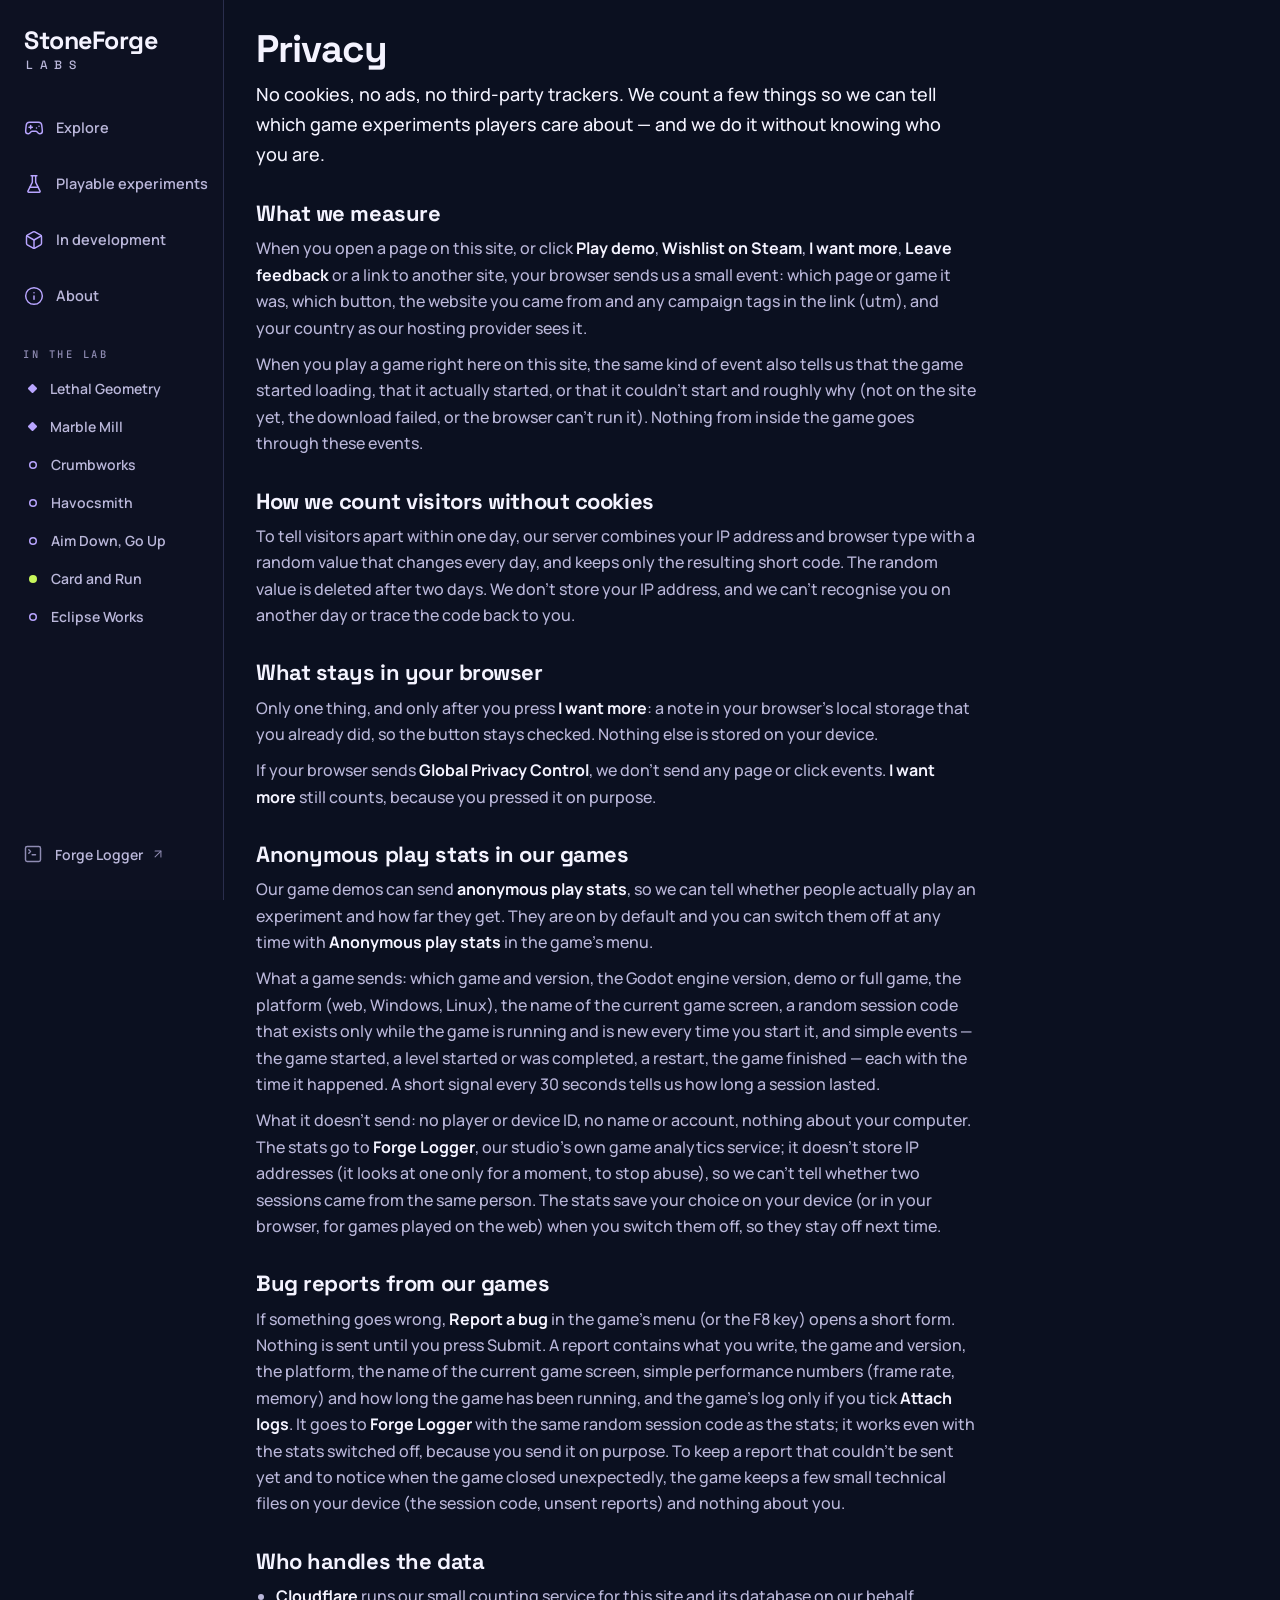
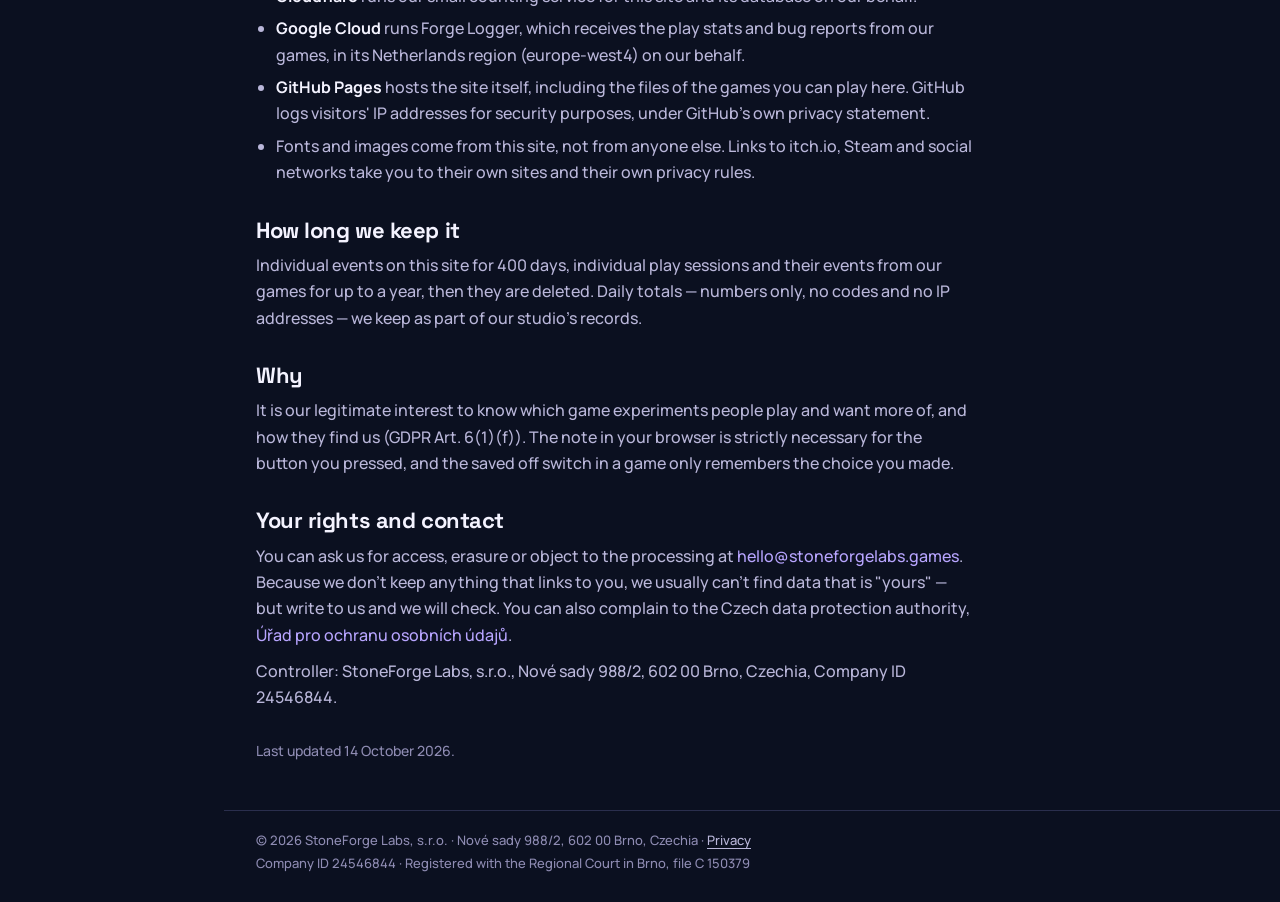
<file: privacy.html>
<!doctype html>
<html lang="en">
<head>
<meta charset="utf-8">
<meta name="viewport" content="width=device-width, initial-scale=1">
<title>Privacy — StoneForge Labs</title>
<meta name="description" content="What stoneforgelabs.games measures, how it counts visitors without cookies, and how long it keeps the data.">
<link rel="canonical" href="https://stoneforgelabs.games/privacy.html">
<meta name="theme-color" content="#0b1020">
<link rel="icon" href="assets/img/favicon.svg" type="image/svg+xml">
<link rel="stylesheet" href="assets/css/tokens.css">
<link rel="stylesheet" href="assets/css/site.css">
<script src="assets/js/menu.js" defer></script>
<script src="assets/js/lab.js" defer></script>
</head>
<body data-lab="https://stoneforge-lab.stoneforgelabs.workers.dev">
<a class="skip-link" href="#main">Skip to content</a>

<div class="shell">

<!-- build_web:rail -->
<header class="rail">
  <div class="rail__bar">
    <a class="brand" href="/"><span class="brand__name">StoneForge</span><span class="brand__labs">Labs</span></a>
    <button class="rail__toggle" type="button" aria-expanded="false" aria-controls="site-nav" hidden><svg width="20" height="20" viewBox="0 0 24 24" fill="none" stroke="currentColor" stroke-width="1.75" stroke-linecap="round" stroke-linejoin="round" aria-hidden="true"><path d="M4 6h16"/><path d="M4 12h16"/><path d="M4 18h16"/></svg><span>Menu</span></button>
  </div>
  <nav class="rail__nav" id="site-nav" aria-label="Main">
    <ul class="rail__list">
      <li><a class="rail__link" href="/#top"><svg width="20" height="20" viewBox="0 0 24 24" fill="none" stroke="currentColor" stroke-width="1.75" stroke-linecap="round" stroke-linejoin="round" aria-hidden="true"><path d="M6 11h4"/><path d="M8 9v4"/><path d="M15 12h.01"/><path d="M18 10h.01"/><path d="M17.32 5H6.68a4 4 0 0 0-3.98 3.59C2.6 9.42 2 14.46 2 16a3 3 0 0 0 3 3c1 0 1.5-.5 2-1l1.41-1.41A2 2 0 0 1 9.83 16h4.34a2 2 0 0 1 1.41.59L17 18c.5.5 1 1 2 1a3 3 0 0 0 3-3c0-1.55-.6-6.58-.69-7.26A4 4 0 0 0 17.32 5z"/></svg><span>Explore</span></a></li><li><a class="rail__link" href="/#play"><svg width="20" height="20" viewBox="0 0 24 24" fill="none" stroke="currentColor" stroke-width="1.75" stroke-linecap="round" stroke-linejoin="round" aria-hidden="true"><path d="M10 2v7.53a2 2 0 0 1-.21.9L4.72 20.55a1 1 0 0 0 .9 1.45h12.76a1 1 0 0 0 .9-1.45l-5.07-10.13A2 2 0 0 1 14 9.53V2"/><path d="M8.5 2h7"/><path d="M7 16h10"/></svg><span>Playable experiments</span></a></li><li><a class="rail__link" href="/#development"><svg width="20" height="20" viewBox="0 0 24 24" fill="none" stroke="currentColor" stroke-width="1.75" stroke-linecap="round" stroke-linejoin="round" aria-hidden="true"><path d="M21 8a2 2 0 0 0-1-1.73l-7-4a2 2 0 0 0-2 0l-7 4A2 2 0 0 0 3 8v8a2 2 0 0 0 1 1.73l7 4a2 2 0 0 0 2 0l7-4A2 2 0 0 0 21 16Z"/><path d="m3.3 7 8.7 5 8.7-5"/><path d="M12 22V12"/></svg><span>In development</span></a></li><li><a class="rail__link" href="/#about"><svg width="20" height="20" viewBox="0 0 24 24" fill="none" stroke="currentColor" stroke-width="1.75" stroke-linecap="round" stroke-linejoin="round" aria-hidden="true"><circle cx="12" cy="12" r="10"/><path d="M12 16v-4"/><path d="M12 8h.01"/></svg><span>About</span></a></li>
    </ul>
    <div class="rail__lab">
      <p class="rail__eyebrow" id="rail-lab">In the lab</p>
      <ul class="rail__games" aria-labelledby="rail-lab">
        <li><a class="rail__game" href="lethal-geometry.html"><span class="sdot sdot--in_development" aria-hidden="true"></span><span class="rail__gname">Lethal Geometry</span><span class="sr-only"> — In development</span></a></li><li><a class="rail__game" href="marble-mill.html"><span class="sdot sdot--in_development" aria-hidden="true"></span><span class="rail__gname">Marble Mill</span><span class="sr-only"> — In development</span></a></li><li><a class="rail__game" href="crumbworks.html"><span class="sdot sdot--experiment" aria-hidden="true"></span><span class="rail__gname">Crumbworks</span><span class="sr-only"> — Experiment</span></a></li><li><a class="rail__game" href="havocsmith.html"><span class="sdot sdot--experiment" aria-hidden="true"></span><span class="rail__gname">Havocsmith</span><span class="sr-only"> — Experiment</span></a></li><li><a class="rail__game" href="aim-down-go-up.html"><span class="sdot sdot--experiment" aria-hidden="true"></span><span class="rail__gname">Aim Down, Go Up</span><span class="sr-only"> — Experiment</span></a></li><li><a class="rail__game" href="card-and-run.html"><span class="sdot sdot--testing" aria-hidden="true"></span><span class="rail__gname">Card and Run</span><span class="sr-only"> — Testing now</span></a></li><li><a class="rail__game" href="eclipse-works.html"><span class="sdot sdot--experiment" aria-hidden="true"></span><span class="rail__gname">Eclipse Works</span><span class="sr-only"> — Experiment</span></a></li>
      </ul>
    </div>
    <a class="rail__tool" href="https://forgelogger.dev" target="_blank" rel="noopener noreferrer"><svg width="20" height="20" viewBox="0 0 24 24" fill="none" stroke="currentColor" stroke-width="1.75" stroke-linecap="round" stroke-linejoin="round" aria-hidden="true"><path d="m7 11 2-2-2-2"/><path d="M11 13h4"/><rect width="18" height="18" x="3" y="3" rx="2"/></svg><span>Forge Logger</span><svg class="rail__ext" width="14" height="14" viewBox="0 0 24 24" fill="none" stroke="currentColor" stroke-width="1.75" stroke-linecap="round" stroke-linejoin="round" aria-hidden="true"><path d="M7 7h10v10"/><path d="M7 17 17 7"/></svg><span class="sr-only"> (playtest tool, opens in a new tab)</span></a>
  </nav>
</header>
<!-- /build_web:rail -->

<div class="main-col">
<main id="main" class="main">

  <article class="doc" aria-labelledby="privacy-title">
    <h1 id="privacy-title">Privacy</h1>
    <p class="doc__lede">No cookies, no ads, no third-party trackers. We count a few things so we can tell which game experiments players care about — and we do it without knowing who you are.</p>

    <h2>What we measure</h2>
    <p>When you open a page on this site, or click <strong>Play demo</strong>, <strong>Wishlist on Steam</strong>, <strong>I want more</strong>, <strong>Leave feedback</strong> or a link to another site, your browser sends us a small event: which page or game it was, which button, the website you came from and any campaign tags in the link (utm), and your country as our hosting provider sees it.</p>
    <p>When you play a game right here on this site, the same kind of event also tells us that the game started loading, that it actually started, or that it couldn't start and roughly why (not on the site yet, the download failed, or the browser can't run it). Nothing from inside the game goes through these events.</p>

    <h2>How we count visitors without cookies</h2>
    <p>To tell visitors apart within one day, our server combines your IP address and browser type with a random value that changes every day, and keeps only the resulting short code. The random value is deleted after two days. We don't store your IP address, and we can't recognise you on another day or trace the code back to you.</p>

    <h2>What stays in your browser</h2>
    <p>Only one thing, and only after you press <strong>I want more</strong>: a note in your browser's local storage that you already did, so the button stays checked. Nothing else is stored on your device.</p>
    <p>If your browser sends <strong>Global Privacy Control</strong>, we don't send any page or click events. <strong>I want more</strong> still counts, because you pressed it on purpose.</p>

    <h2>Anonymous play stats in our games</h2>
    <p>Our game demos can send <strong>anonymous play stats</strong>, so we can tell whether people actually play an experiment and how far they get. They are on by default and you can switch them off at any time with <strong>Anonymous play stats</strong> in the game's menu.</p>
    <p>What a game sends: which game and version, the Godot engine version, demo or full game, the platform (web, Windows, Linux), the name of the current game screen, a random session code that exists only while the game is running and is new every time you start it, and simple events — the game started, a level started or was completed, a restart, the game finished — each with the time it happened. A short signal every 30 seconds tells us how long a session lasted.</p>
    <p>What it doesn't send: no player or device ID, no name or account, nothing about your computer. The stats go to <strong>Forge Logger</strong>, our studio's own game analytics service; it doesn't store IP addresses (it looks at one only for a moment, to stop abuse), so we can't tell whether two sessions came from the same person. The stats save your choice on your device (or in your browser, for games played on the web) when you switch them off, so they stay off next time.</p>

    <h2>Bug reports from our games</h2>
    <p>If something goes wrong, <strong>Report a bug</strong> in the game's menu (or the F8 key) opens a short form. Nothing is sent until you press Submit. A report contains what you write, the game and version, the platform, the name of the current game screen, simple performance numbers (frame rate, memory) and how long the game has been running, and the game's log only if you tick <strong>Attach logs</strong>. It goes to <strong>Forge Logger</strong> with the same random session code as the stats; it works even with the stats switched off, because you send it on purpose. To keep a report that couldn't be sent yet and to notice when the game closed unexpectedly, the game keeps a few small technical files on your device (the session code, unsent reports) and nothing about you.</p>

    <h2>Who handles the data</h2>
    <ul>
      <li><strong>Cloudflare</strong> runs our small counting service for this site and its database on our behalf.</li>
      <li><strong>Google Cloud</strong> runs Forge Logger, which receives the play stats and bug reports from our games, in its Netherlands region (europe-west4) on our behalf.</li>
      <li><strong>GitHub Pages</strong> hosts the site itself, including the files of the games you can play here. GitHub logs visitors' IP addresses for security purposes, under GitHub's own privacy statement.</li>
      <li>Fonts and images come from this site, not from anyone else. Links to itch.io, Steam and social networks take you to their own sites and their own privacy rules.</li>
    </ul>

    <h2>How long we keep it</h2>
    <p>Individual events on this site for 400 days, individual play sessions and their events from our games for up to a year, then they are deleted. Daily totals — numbers only, no codes and no IP addresses — we keep as part of our studio's records.</p>

    <h2>Why</h2>
    <p>It is our legitimate interest to know which game experiments people play and want more of, and how they find us (GDPR Art. 6(1)(f)). The note in your browser is strictly necessary for the button you pressed, and the saved off switch in a game only remembers the choice you made.</p>

    <h2>Your rights and contact</h2>
    <p>You can ask us for access, erasure or object to the processing at <a href="mailto:hello@stoneforgelabs.games">hello@stoneforgelabs.games</a>. Because we don't keep anything that links to you, we usually can't find data that is "yours" — but write to us and we will check. You can also complain to the Czech data protection authority, <a href="https://uoou.gov.cz/en" target="_blank" rel="noopener noreferrer">Úřad pro ochranu osobních údajů</a>.</p>
    <p>Controller: StoneForge Labs, s.r.o., Nové sady 988/2, 602 00 Brno, Czechia, Company ID 24546844.</p>
    <p class="doc__updated">Last updated 14 October 2026.</p>
  </article>

</main>

<footer class="footer">
  <p>© 2026 StoneForge Labs, s.r.o. · Nové sady 988/2, 602 00 Brno, Czechia · <a href="privacy.html">Privacy</a></p>
  <p>Company ID 24546844 · Registered with the Regional Court in Brno, file C 150379</p>
</footer>
</div>

</div>
</body>
</html>
</file>
<file: assets/css/tokens.css>
/* StoneForge Labs — design tokens webu (směr „Arcade Lab 07“, říjen 2026)
 *
 * Web se tímhle vědomě odchýlil od Claude Design projektu „StoneForge Labs
 * Design System“ (2ff3b700-3d3a-44a7-b9a9-2ac18126149e): paleta, poloměry
 * a akcenty jsou ze schváleného podkladu Arcade Lab 07 (tmavá navy, levandulová,
 * limetková pro Play). Písma zůstávají z design systému. Viz web/README.md.
 */

/* ---------- colors ---------- */
:root {
  --sf-bg: #0b1020;
  --sf-rail: #0d1122;
  --sf-surface: #11172b;
  --sf-surface-hover: #1a2240;
  --sf-sunken: #080c18;
  --sf-text: #f4f3ff;
  --sf-text-secondary: #bab7da;
  --sf-text-muted: #8f8cb3;
  --sf-lavender: #b8a5ff;
  --sf-play: #c7f65b;
  --sf-play-hover: #d4fa7c;
  --sf-on-play: #11170a;
  --sf-border: #444568;
  --sf-border-subtle: #2a2e4d;

  /* Marble Mill — barvy ér (copper C · silver G · gold D · diamond A) */
  --mat-copper: #c47a3d; --mat-silver: #c9ccd3;
  --mat-gold: #e3b341; --mat-diamond: #9be0ef;

  color-scheme: dark;
}

/* ---------- typography ---------- */
/* Písma z vlastního serveru (SIL OFL, licence v assets/fonts/), ne z Google Fonts:
   návštěvník nikomu třetímu neposílá IP (plán HQ-17, F2). Variabilní, latin + latin-ext. */
@font-face {
  font-family: 'JetBrains Mono'; font-style: normal; font-weight: 500; font-display: swap;
  src: url(../fonts/jetbrains-mono-latin-ext.woff2) format('woff2');
  unicode-range: U+0100-02BA, U+02BD-02C5, U+02C7-02CC, U+02CE-02D7, U+02DD-02FF, U+0304, U+0308, U+0329, U+1D00-1DBF, U+1E00-1E9F, U+1EF2-1EFF, U+2020, U+20A0-20AB, U+20AD-20C0, U+2113, U+2C60-2C7F, U+A720-A7FF;
}
@font-face {
  font-family: 'JetBrains Mono'; font-style: normal; font-weight: 500; font-display: swap;
  src: url(../fonts/jetbrains-mono-latin.woff2) format('woff2');
  unicode-range: U+0000-00FF, U+0131, U+0152-0153, U+02BB-02BC, U+02C6, U+02DA, U+02DC, U+0304, U+0308, U+0329, U+2000-206F, U+20AC, U+2122, U+2191, U+2193, U+2212, U+2215, U+FEFF, U+FFFD;
}
@font-face {
  font-family: 'Manrope'; font-style: normal; font-weight: 500 800; font-display: swap;
  src: url(../fonts/manrope-latin-ext.woff2) format('woff2');
  unicode-range: U+0100-02BA, U+02BD-02C5, U+02C7-02CC, U+02CE-02D7, U+02DD-02FF, U+0304, U+0308, U+0329, U+1D00-1DBF, U+1E00-1E9F, U+1EF2-1EFF, U+2020, U+20A0-20AB, U+20AD-20C0, U+2113, U+2C60-2C7F, U+A720-A7FF;
}
@font-face {
  font-family: 'Manrope'; font-style: normal; font-weight: 500 800; font-display: swap;
  src: url(../fonts/manrope-latin.woff2) format('woff2');
  unicode-range: U+0000-00FF, U+0131, U+0152-0153, U+02BB-02BC, U+02C6, U+02DA, U+02DC, U+0304, U+0308, U+0329, U+2000-206F, U+20AC, U+2122, U+2191, U+2193, U+2212, U+2215, U+FEFF, U+FFFD;
}
@font-face {
  font-family: 'Space Grotesk'; font-style: normal; font-weight: 500 700; font-display: swap;
  src: url(../fonts/space-grotesk-latin-ext.woff2) format('woff2');
  unicode-range: U+0100-02BA, U+02BD-02C5, U+02C7-02CC, U+02CE-02D7, U+02DD-02FF, U+0304, U+0308, U+0329, U+1D00-1DBF, U+1E00-1E9F, U+1EF2-1EFF, U+2020, U+20A0-20AB, U+20AD-20C0, U+2113, U+2C60-2C7F, U+A720-A7FF;
}
@font-face {
  font-family: 'Space Grotesk'; font-style: normal; font-weight: 500 700; font-display: swap;
  src: url(../fonts/space-grotesk-latin.woff2) format('woff2');
  unicode-range: U+0000-00FF, U+0131, U+0152-0153, U+02BB-02BC, U+02C6, U+02DA, U+02DC, U+0304, U+0308, U+0329, U+2000-206F, U+20AC, U+2122, U+2191, U+2193, U+2212, U+2215, U+FEFF, U+FFFD;
}

:root {
  --font-display: 'Space Grotesk', ui-sans-serif, system-ui, sans-serif;
  --font-body: 'Manrope', ui-sans-serif, system-ui, sans-serif;
  --font-mono: 'JetBrains Mono', ui-monospace, 'SF Mono', monospace;
}

/* ---------- layout & effects ---------- */
:root {
  --sf-rail-width: 224px;
  --sf-content-max: 1440px;
  --sf-pad: 32px;
  --sf-gap: 16px;
  --sf-radius-panel: 16px;
  --sf-radius-card: 12px;
  --sf-radius-control: 10px;
  --sf-duration: 160ms;
  --sf-ease: cubic-bezier(.22, .9, .35, 1);
  --sf-focus: 0 0 0 3px var(--sf-bg), 0 0 0 5px var(--sf-play);
}

@media (prefers-reduced-motion: reduce) {
  :root { --sf-duration: 0ms; }
  html { scroll-behavior: auto !important; }
}

/* ---------- base ---------- */
*, *::before, *::after { box-sizing: border-box; }

html { scroll-behavior: smooth; }

body {
  margin: 0;
  font-family: var(--font-body);
  font-size: 16px;
  font-weight: 500;
  line-height: 1.5;
  color: var(--sf-text);
  background: var(--sf-bg);
  -webkit-font-smoothing: antialiased;
  text-rendering: optimizeLegibility;
}

h1, h2, h3 {
  font-family: var(--font-display);
  font-weight: 700;
  letter-spacing: -0.02em;
  line-height: 1.1;
  margin: 0;
}

p { margin: 0; }
ul { margin: 0; padding: 0; list-style: none; }

a { color: var(--sf-lavender); text-decoration: none; }
a:hover { color: var(--sf-text); }

img, svg { max-width: 100%; }
img { height: auto; display: block; }

::selection { background: var(--sf-lavender); color: var(--sf-bg); }
:focus { outline: none; }
:focus-visible { outline: none; box-shadow: var(--sf-focus); border-radius: 6px; }

/* atribut hidden vyhrává i nad display z tříd (.btn je inline-flex) */
[hidden] { display: none !important; }

.sr-only {
  position: absolute; width: 1px; height: 1px; padding: 0; margin: -1px;
  overflow: hidden; clip: rect(0 0 0 0); white-space: nowrap; border: 0;
}
</file>
<file: assets/css/site.css>
/* StoneForge Labs — studio site, směr „Arcade Lab 07“
 * Levý rail + úvod se smyčkou laboratoře + velký panel hry + spodní dělení
 * 2 : 1 (More from the lab / Growing into a full game) + stránky her.
 * Herní bloky i stránky her generuje scripts/build_web.py (plán HQ-17).
 */

/* ============ shell ============ */
.skip-link {
  position: absolute; left: -9999px; top: 8px; z-index: 100;
  background: var(--sf-play); color: var(--sf-on-play);
  padding: 10px 16px; border-radius: var(--sf-radius-control); font-weight: 700;
}
.skip-link:focus { left: 8px; color: var(--sf-on-play); }

.shell {
  display: grid;
  grid-template-columns: var(--sf-rail-width) minmax(0, 1fr);
  min-height: 100vh;
}
.main-col { min-width: 0; display: flex; flex-direction: column; }
.main {
  flex: 1;
  width: 100%;
  max-width: calc(var(--sf-content-max) + 2 * var(--sf-pad));
  margin: 0 auto;
  padding: 28px var(--sf-pad) 0;
}
/* kotvy pod sticky lištou na mobilu */
[id] { scroll-margin-top: 16px; }

/* ============ rail ============ */
.rail {
  position: sticky; top: 0;
  height: 100vh; height: 100dvh;
  overflow-y: auto;
  display: flex; flex-direction: column;
  padding: 28px 10px 24px;
  background: var(--sf-rail);
  border-right: 1px solid var(--sf-border-subtle);
}
.rail__bar { padding: 0 14px 32px; }

.brand {
  display: inline-flex; flex-direction: column; gap: 6px;
  color: var(--sf-text); line-height: 1;
}
.brand:hover { color: var(--sf-text); }
.brand__name {
  font-family: var(--font-display); font-weight: 700;
  font-size: 25px; letter-spacing: -0.02em;
}
.brand__labs {
  font-family: var(--font-display); font-weight: 500;
  font-size: 12px; letter-spacing: 0.55em; text-transform: uppercase;
  color: var(--sf-text-secondary); padding-left: 2px;
}

.rail__toggle {
  display: none;
  align-items: center; gap: 8px;
  min-height: 44px; padding: 0 14px;
  font: 600 15px/1 var(--font-body);
  color: var(--sf-text); background: transparent;
  border: 1px solid var(--sf-border); border-radius: var(--sf-radius-control);
  cursor: pointer;
}
.rail__toggle[hidden] { display: none !important; }
.rail__toggle:hover { background: var(--sf-surface-hover); }

.rail__nav { flex: 1; display: flex; flex-direction: column; }
.rail__list { display: flex; flex-direction: column; gap: 6px; }
.rail__link {
  position: relative;
  display: flex; align-items: center; gap: 12px;
  min-height: 50px; padding: 0 10px 0 13px;
  border: 1px solid transparent; border-radius: var(--sf-radius-control);
  color: var(--sf-text-secondary); font-weight: 600; font-size: 14.5px;
  white-space: nowrap;
  transition: background-color var(--sf-duration) var(--sf-ease), color var(--sf-duration) var(--sf-ease);
}
.rail__link svg { color: var(--sf-lavender); flex: none; }
.rail__link:hover { background: var(--sf-surface); color: var(--sf-text); }
.rail__link[aria-current="page"] {
  background: var(--sf-surface);
  border-color: var(--sf-border-subtle);
  color: var(--sf-text);
}
/* aktuální položka: pruh vlevo + plocha, ne jen barva */
.rail__link[aria-current="page"]::before {
  content: ""; position: absolute; left: -1px; top: 9px; bottom: 9px;
  width: 3px; border-radius: 2px; background: var(--sf-play);
}
.rail__link[aria-current="page"] svg { color: var(--sf-play); }

/* In the lab: tichý rejstřík her se stavem */
.rail__lab { margin-top: 26px; }
.rail__eyebrow {
  padding: 0 10px 8px 13px;
  font-family: var(--font-mono); font-size: 10.5px; font-weight: 500;
  letter-spacing: .24em; text-transform: uppercase; color: var(--sf-text-muted);
}
.rail__games { display: flex; flex-direction: column; gap: 2px; }
.rail__game {
  display: flex; align-items: center; gap: 14px;
  min-height: 36px; padding: 0 10px 0 19px;
  border-radius: var(--sf-radius-control);
  color: var(--sf-text-secondary); font-size: 14px; font-weight: 600;
}
a.rail__game:hover { color: var(--sf-text); background: var(--sf-surface); }
.rail__game[aria-current="page"] { color: var(--sf-text); background: var(--sf-surface); }
.rail__gname { min-width: 0; overflow: hidden; text-overflow: ellipsis; white-space: nowrap; }

.rail__tool {
  margin-top: auto;
  display: flex; align-items: center; gap: 12px;
  min-height: 44px; padding: 0 10px 0 13px;
  color: var(--sf-text-secondary); font-size: 14px; font-weight: 600;
  white-space: nowrap;
}
.rail__tool svg { color: var(--sf-text-muted); flex: none; }
.rail__tool:hover { color: var(--sf-text); }
.rail__ext { margin-left: -4px; }

/* ============ intro ============ */
.intro { position: relative; padding: 8px 0 22px; }
.intro__title {
  position: relative; z-index: 1;
  font-size: clamp(40px, 3.85vw, 60px);
  line-height: 1.04; letter-spacing: -0.03em;
}
.intro__title span { display: block; }
.intro__title .intro__accent { color: var(--sf-lavender); }
.intro__lede {
  position: relative; z-index: 1;
  margin-top: 14px;
  font-size: clamp(18px, 1.5vw, 23px); font-weight: 500;
  color: var(--sf-text-secondary);
}
/* dekorativní mřížka vpravo nahoře, skoro neviditelná */
.intro__grid {
  position: absolute; top: -28px; right: 0;
  width: min(44%, 560px); height: calc(100% + 28px);
  pointer-events: none;
  background-image:
    linear-gradient(to right, rgba(184, 165, 255, .07) 1px, transparent 1px),
    linear-gradient(to bottom, rgba(184, 165, 255, .07) 1px, transparent 1px);
  background-size: 52px 52px;
  -webkit-mask-image: radial-gradient(ellipse 70% 80% at 55% 35%, #000 25%, transparent 78%);
  mask-image: radial-gradient(ellipse 70% 80% at 55% 35%, #000 25%, transparent 78%);
}
.intro__grid::before, .intro__grid::after {
  content: ""; position: absolute; width: 22px; height: 22px;
  background:
    linear-gradient(var(--sf-lavender), var(--sf-lavender)) center / 1px 100% no-repeat,
    linear-gradient(var(--sf-lavender), var(--sf-lavender)) center / 100% 1px no-repeat;
  opacity: .45;
}
.intro__grid::before { left: 92px; top: 76px; }
.intro__grid::after { left: 196px; top: 128px; opacity: .6; }

/* smyčka laboratoře: BUILD → PLAY → LEARN → SELECT → DEVELOP */
.lab-loop { position: relative; z-index: 1; margin-top: 22px; }
.lab-loop__steps {
  display: flex; flex-wrap: wrap; align-items: center; gap: 6px 0;
  margin: 0; padding: 0; list-style: none;
  font-family: var(--font-mono); font-size: 12.5px; font-weight: 500;
  letter-spacing: .22em; text-transform: uppercase; color: var(--sf-text);
}
.lab-loop__steps li { display: inline-flex; align-items: center; }
.lab-loop__steps li + li::before {
  content: "→"; content: "→" / "";
  margin: 0 12px; letter-spacing: 0; color: var(--sf-lavender);
}
.lab-loop__note { margin-top: 8px; font-size: 15px; color: var(--sf-text-secondary); max-width: 62ch; }

/* ============ status chip ============ */
.chip {
  display: inline-flex; align-items: center; gap: 8px;
  max-width: 100%;
  padding: 6px 12px;
  border: 1px solid var(--sf-border); border-radius: 14px;
  background: rgba(11, 16, 32, .78);
  font-family: var(--font-mono); font-size: 11.5px; font-weight: 500;
  line-height: 1.3; letter-spacing: .06em; text-transform: uppercase;
  color: var(--sf-text);
}
.chip__dot { width: 8px; height: 8px; border-radius: 50%; flex: none; background: var(--sf-play); }
.chip--dev .chip__dot { background: var(--sf-lavender); }

/* stav hry: tečka podle stavu (čip i rail) — obrys = experiment, limetková = teď se testuje,
   plná levandulová = vybraná, kosočtverec = ve vývoji, bílá = vydaná */
.sdot { width: 8px; height: 8px; border-radius: 50%; flex: none; }
.chip--experiment .chip__dot, .sdot--experiment { background: transparent; box-shadow: inset 0 0 0 1.5px var(--sf-lavender); }
.chip--testing .chip__dot, .sdot--testing { background: var(--sf-play); animation: sf-pulse 2.4s ease-out infinite; }
.chip--selected .chip__dot, .sdot--selected { background: var(--sf-lavender); }
.chip--in_development .chip__dot, .sdot--in_development {
  width: 7px; height: 7px; border-radius: 1px; transform: rotate(45deg); background: var(--sf-lavender);
}
.chip--released .chip__dot, .sdot--released { background: var(--sf-text); }
.chip--coming_next .chip__dot, .sdot--coming_next { background: transparent; box-shadow: inset 0 0 0 1.5px var(--sf-text-muted); }
.chip--coming_next { color: var(--sf-text-secondary); }
@keyframes sf-pulse {
  0% { box-shadow: 0 0 0 0 rgba(199, 246, 91, .55); }
  70%, 100% { box-shadow: 0 0 0 7px rgba(199, 246, 91, 0); }
}
@media (prefers-reduced-motion: reduce) {
  .chip--testing .chip__dot, .sdot--testing { animation: none; }
}
.chip--onimage {
  position: absolute; left: 12px; top: 12px; right: 12px; width: max-content;
  -webkit-backdrop-filter: blur(6px); backdrop-filter: blur(6px);
}

/* ============ actions ============ */
.actions {
  display: flex; flex-wrap: wrap; align-items: center;
  gap: 10px 20px; margin-top: 18px;
}
.btn {
  display: inline-flex; align-items: center; justify-content: center; gap: 10px;
  min-height: 44px; padding: 0 20px;
  border: 1px solid transparent; border-radius: var(--sf-radius-control);
  font: 700 15px/1.2 var(--font-body);
  white-space: nowrap;
  transition: background-color var(--sf-duration) var(--sf-ease),
              border-color var(--sf-duration) var(--sf-ease),
              color var(--sf-duration) var(--sf-ease);
}
.btn--play { background: var(--sf-play); color: var(--sf-on-play); padding: 0 22px 0 20px; }
.btn--play:hover { background: var(--sf-play-hover); color: var(--sf-on-play); }
.btn__glyph { flex: none; }
.btn--outline { border-color: #77749f; color: var(--sf-text); background: rgba(11, 16, 32, .55); }
.btn--outline:hover { border-color: var(--sf-lavender); background: var(--sf-surface-hover); color: var(--sf-text); }
.btn--outline svg { color: var(--sf-text-secondary); }
.btn--lg { min-height: 50px; padding: 0 24px; font-size: 16px; }
button.btn { cursor: pointer; }

/* I want more — tichá druhá akce, nikdy limetková (ta patří Play) */
.btn--want { border-color: var(--sf-border); color: var(--sf-text); background: rgba(11, 16, 32, .55); }
.btn--want svg { color: var(--sf-lavender); flex: none; }
.btn--want:hover { border-color: var(--sf-lavender); background: var(--sf-surface-hover); color: var(--sf-text); }
.btn--want[aria-pressed="true"] {
  border-color: var(--sf-border-subtle); background: transparent;
  color: var(--sf-text-secondary); cursor: default;
}
.btn--want[aria-pressed="true"] svg { display: none; }
.btn--want[aria-busy="true"] { opacity: .6; cursor: progress; }
.btn--want.is-nudged { border-color: var(--sf-lavender); }
.want-next { margin-top: 10px; }
.btn--quiet { min-height: 40px; padding: 0 12px; border-color: transparent; background: transparent; font-size: 14.5px; color: var(--sf-text-secondary); }
.btn--quiet:hover { border-color: var(--sf-border); background: transparent; }
.actions--quiet { margin-top: 8px; }
.actions--links { margin-top: 6px; }

.textlink {
  display: inline-flex; align-items: center; gap: 7px;
  min-height: 44px;
  color: var(--sf-text-secondary); font-weight: 600; font-size: 15px;
  text-decoration: underline; text-decoration-color: transparent;
  text-underline-offset: 4px;
  transition: color var(--sf-duration) var(--sf-ease), text-decoration-color var(--sf-duration) var(--sf-ease);
}
.textlink:hover { color: var(--sf-text); text-decoration-color: currentColor; }
.textlink svg { flex: none; }

/* ============ featured game ============ */
.feature {
  position: relative; isolation: isolate;
  display: flex; align-items: center;
  min-height: 316px;
  border: 1px solid var(--sf-border); border-radius: var(--sf-radius-panel);
  overflow: hidden;
  background: var(--sf-sunken);
}
.feature__art {
  position: absolute; inset: 0; z-index: -2;
  width: 100%; height: 100%;
  object-fit: cover; object-position: right center;
}
.feature::before {
  content: ""; position: absolute; inset: 0; z-index: -1;
  background: linear-gradient(90deg,
    rgba(11, 16, 32, .97) 0%, rgba(11, 16, 32, .94) 38%,
    rgba(11, 16, 32, .7) 52%, rgba(11, 16, 32, .2) 64%, rgba(11, 16, 32, 0) 74%);
}
.feature__copy { padding: 28px 30px; max-width: 46%; min-width: 0; }
.feature__title {
  margin-top: 14px;
  font-size: clamp(32px, 2.8vw, 44px); letter-spacing: -0.025em;
}
.feature__tagline { margin-top: 8px; font-size: 18px; font-weight: 600; color: var(--sf-text); max-width: 34ch; }
.feature__link, .game__title a { color: var(--sf-text); }
.feature__link:hover, .game__title a:hover {
  color: var(--sf-text); text-decoration: underline;
  text-underline-offset: 5px; text-decoration-thickness: 2px;
}

/* ============ lower split ============ */
.lower {
  display: grid;
  grid-template-columns: minmax(0, 2fr) minmax(0, 1fr);
  gap: var(--sf-gap);
  margin-top: var(--sf-gap);
  align-items: stretch;
}
.lower--solo { grid-template-columns: minmax(0, 1fr); }

.panel {
  min-width: 0;
  display: flex; flex-direction: column;
  padding: 20px;
  border: 1px solid var(--sf-border); border-radius: var(--sf-radius-panel);
  background: #0e1427;
}
.panel__head {
  display: flex; align-items: center; justify-content: space-between;
  gap: 4px 16px; flex-wrap: wrap;
  margin-bottom: 14px;
}
.panel__title { font-size: clamp(24px, 2vw, 30px); letter-spacing: -0.02em; }
.panel__lede { margin-top: 6px; color: var(--sf-text-secondary); font-size: 16px; }

.cards { display: grid; grid-template-columns: repeat(2, minmax(0, 1fr)); gap: 16px; }
.game { min-width: 0; display: flex; flex-direction: column; }
.game__media {
  position: relative;
  aspect-ratio: 16 / 9;
  border: 1px solid var(--sf-border-subtle); border-radius: var(--sf-radius-card);
  overflow: hidden; background: var(--sf-sunken);
}
.game__art { width: 100%; height: 100%; object-fit: cover; }
.game__medialink { display: block; height: 100%; }
.game__medialink .game__art { transition: transform var(--sf-duration) var(--sf-ease); }
.game__medialink:hover .game__art { transform: scale(1.02); }
.game__body { min-width: 0; }
.game__title { margin-top: 14px; font-size: 24px; letter-spacing: -0.02em; overflow-wrap: anywhere; }
.game__tagline { margin-top: 6px; color: var(--sf-text-secondary); font-size: 16px; }
.game .actions { margin-top: 14px; }
.game .game__tagline {
  display: -webkit-box; -webkit-line-clamp: 2; line-clamp: 2;
  -webkit-box-orient: vertical; overflow: hidden;
}
/* karty v mřížce: obrázek, název, popisek a tlačítka jsou v celé řadě karet na stejné
   výšce, i když má popisek jeden řádek a vedlejší dva (subgrid; bez něj tok jako dřív) */
@supports (grid-template-rows: subgrid) {
  .cards:not(.cards--single) > .game, .catalog__grid > .game, .more-lab__grid > .game {
    display: grid; grid-row: span 4; grid-template-rows: subgrid; row-gap: 0;
  }
  .cards:not(.cards--single) > .game .game__body,
  .catalog__grid > .game .game__body,
  .more-lab__grid > .game .game__body { display: contents; }
  .cards:not(.cards--single) > .game .game__body > *,
  .catalog__grid > .game .game__body > *,
  .more-lab__grid > .game .game__body > * { align-self: start; }
}

/* jediná karta: obrázek vlevo, text vpravo, aby panel nebyl poloprázdný */
.cards--single { grid-template-columns: minmax(0, 1fr); flex: 1; align-content: center; }
.cards--single .game {
  display: grid; grid-template-columns: minmax(0, 1.2fr) minmax(0, 1fr);
  gap: 24px; align-items: center;
}
.cards--single .game__title { margin-top: 0; font-size: 28px; }

/* náhrada za chybějící obrázek — poctivě prázdná, ne vymyšlená */
.art-placeholder {
  width: 100%; height: 100%; aspect-ratio: 16 / 9;
  display: flex; align-items: center; justify-content: center;
  background:
    linear-gradient(to right, rgba(184, 165, 255, .06) 1px, transparent 1px) 0 0 / 32px 32px,
    linear-gradient(to bottom, rgba(184, 165, 255, .06) 1px, transparent 1px) 0 0 / 32px 32px,
    var(--sf-sunken);
}
.art-placeholder span {
  font-family: var(--font-display); font-weight: 700; font-size: 26px;
  color: var(--sf-text-muted); text-align: center; padding: 0 16px;
}

/* ============ spotlight ============ */
.eyebrow {
  display: flex; align-items: center; gap: 12px;
  font-family: var(--font-mono); font-size: 11.5px; font-weight: 500;
  letter-spacing: .26em; text-transform: uppercase;
  color: var(--sf-text-secondary);
}
.eyebrow::after { content: ""; flex: 1; height: 1px; background: var(--sf-border); }
.spotlight__head .panel__title { margin-top: 10px; font-size: clamp(22px, 1.7vw, 26px); }
.spotlight .panel__lede { color: var(--sf-lavender); }
.spotlight__media { margin-top: 14px; }
.spotlight__art {
  width: 100%; aspect-ratio: 16 / 9; object-fit: cover;
  border: 1px solid var(--sf-border-subtle); border-radius: var(--sf-radius-card);
}
.spotlight__titlerow {
  display: flex; align-items: center; flex-wrap: wrap;
  gap: 8px 12px; margin-top: 14px;
}
.spotlight__titlerow .game__title { margin-top: 0; }
.spotlight__link { display: inline-flex; align-items: center; gap: 8px; color: var(--sf-text); }
.spotlight__link svg { color: var(--sf-lavender); transition: transform var(--sf-duration) var(--sf-ease); }
.spotlight__link:hover { color: var(--sf-text); text-decoration: underline; text-underline-offset: 5px; text-decoration-thickness: 2px; }
.spotlight__link:hover svg { transform: translateX(3px); }
@media (min-width: 1200px) {
  .spotlight__art { aspect-ratio: 2.2 / 1; }
}
/* spotlight sám (bez panelu vlevo): obrázek vlevo, text vpravo — ne obří obrázek přes celou šířku */
@media (min-width: 600px) {
  .lower--solo .spotlight {
    display: grid; grid-template-columns: minmax(0, 1.1fr) minmax(0, 1fr);
    grid-template-areas: "head head" "media body";
    gap: 0 28px; align-items: center;
  }
  .lower--solo .spotlight__head { grid-area: head; }
  .lower--solo .spotlight__media { grid-area: media; }
  .lower--solo .spotlight__body { grid-area: body; }
  .lower--solo .spotlight__art { aspect-ratio: 16 / 9; }
}

/* ============ catalog ============ */
.catalog { margin-top: 48px; }
.catalog__grid {
  display: grid; grid-template-columns: repeat(auto-fill, minmax(260px, 1fr));
  gap: 24px 16px; margin-top: 16px;
}

/* ============ about ============ */
.about {
  display: grid; grid-template-columns: minmax(0, 1.5fr) minmax(0, 1fr);
  gap: 24px 48px;
  margin-top: 56px; padding: 32px 0 8px;
  border-top: 1px solid var(--sf-border-subtle);
}
.about h2 { font-size: clamp(24px, 2vw, 30px); }
.about__copy p { margin-top: 12px; color: var(--sf-text-secondary); max-width: 60ch; }
.about__copy .about__promise { color: var(--sf-text); font-weight: 600; }
.about__side { display: grid; gap: 20px; align-content: start; }
.about__side h3 {
  font-family: var(--font-mono); font-size: 11.5px; font-weight: 500;
  letter-spacing: .2em; text-transform: uppercase; color: var(--sf-text-muted);
}
.about__side p { margin-top: 4px; color: var(--sf-text-secondary); }
.linklist { display: flex; flex-wrap: wrap; gap: 0 18px; margin-top: 2px; }
.linklist a, .about__side a { font-weight: 600; }
.linklist a { display: inline-flex; align-items: center; min-height: 40px; }

/* ============ footer ============ */
.footer {
  width: 100%;
  max-width: calc(var(--sf-content-max) + 2 * var(--sf-pad));
  margin: 40px auto 0;
  padding: 20px var(--sf-pad) 28px;
  font-size: 13px; color: var(--sf-text-muted);
  border-top: 1px solid var(--sf-border-subtle);
}
.footer p + p { margin-top: 4px; }
.footer a { color: var(--sf-text-secondary); text-decoration: underline; text-underline-offset: 3px; }
.footer a:hover { color: var(--sf-text); }

/* ============ game page (Marble Mill) ============ */
.ghero {
  display: grid; grid-template-columns: minmax(0, 1fr) minmax(0, 1fr);
  gap: 32px; align-items: center;
  padding: 28px;
  border: 1px solid var(--sf-border); border-radius: var(--sf-radius-panel);
  background: #0e1427;
}
.ghero h1 { margin-top: 14px; font-size: clamp(30px, 3.2vw, 46px); letter-spacing: -0.025em; }
.ghero__lede { margin-top: 12px; font-size: 17px; color: var(--sf-text-secondary); max-width: 52ch; }
.ghero__art {
  width: 100%; border-radius: var(--sf-radius-card);
  border: 1px solid var(--sf-border-subtle);
}
.chips { display: flex; flex-wrap: wrap; gap: 8px; }
.tags { display: flex; flex-wrap: wrap; gap: 8px; margin-top: 20px; }
.tag {
  display: inline-block; padding: 4px 10px;
  border: 1px solid var(--sf-border-subtle); border-radius: 8px;
  font-size: 13px; font-weight: 600; color: var(--sf-text-secondary);
  background: var(--sf-surface);
}

.section { margin-top: 48px; }
.section__title { font-size: clamp(24px, 2vw, 30px); }
.section__note { margin-top: 6px; color: var(--sf-text-secondary); }

.facts {
  display: grid; grid-template-columns: repeat(auto-fit, minmax(220px, 1fr));
  gap: 16px; margin-top: 20px;
}
.fact {
  padding: 18px 20px;
  border: 1px solid var(--sf-border-subtle); border-radius: var(--sf-radius-card);
  background: var(--sf-surface);
}
.fact__head { display: flex; align-items: center; gap: 10px; color: var(--sf-lavender); }
.fact__head span { font-weight: 800; font-size: 15px; color: var(--sf-text); }
.fact__text { margin-top: 6px; font-size: 14.5px; color: var(--sf-text-secondary); }

.split { display: grid; grid-template-columns: minmax(0, 1fr) minmax(0, 1fr); gap: 32px; align-items: center; }
.prose { color: var(--sf-text-secondary); font-size: 16px; line-height: 1.65; }
.prose + .prose { margin-top: 10px; }
.prose strong { color: var(--sf-text); font-weight: 700; }
.num { font-family: var(--font-mono); font-feature-settings: 'tnum'; color: var(--sf-text); }

.materials { display: flex; flex-direction: column; gap: 10px; }
.material {
  display: flex; align-items: center; gap: 14px;
  padding: 12px 16px;
  border: 1px solid var(--sf-border-subtle); border-radius: var(--sf-radius-card);
  background: var(--sf-surface);
}
.material__swatch { width: 32px; height: 32px; border-radius: 50%; flex: none; border: 2px solid rgba(255, 255, 255, .15); }
.material__name { font-weight: 800; width: 76px; }
.material__note { font-family: var(--font-mono); color: var(--sf-lavender); width: 20px; }
.material__desc { font-size: 14.5px; color: var(--sf-text-secondary); }

.note {
  padding: 24px 28px;
  border: 1px solid var(--sf-border); border-radius: var(--sf-radius-panel);
  background: #0e1427;
}
.note h2 { font-size: 24px; }
.note p { margin-top: 10px; color: var(--sf-text-secondary); max-width: 70ch; }

/* ============ stránka hry (generovaná, HQ-17) ============ */
.gpage {
  display: grid; grid-template-columns: minmax(0, 1.35fr) minmax(0, 1fr);
  gap: 32px; align-items: center;
}
.gpage__media {
  position: relative; aspect-ratio: 16 / 9;
  border: 1px solid var(--sf-border); border-radius: var(--sf-radius-panel);
  overflow: hidden; background: var(--sf-sunken);
}
.gpage__video, .gpage__still, .gpage__art { display: block; width: 100%; height: 100%; object-fit: cover; }
.gpage__still { display: none; }
@media (prefers-reduced-motion: reduce) {
  .gpage__video { display: none; }
  .gpage__still { display: block; }
}
.gpage__title { margin-top: 14px; font-size: clamp(34px, 3.4vw, 52px); letter-spacing: -0.03em; }
.gpage__tagline { margin-top: 10px; font-size: 18px; font-weight: 600; max-width: 36ch; }
.gpage__facts {
  margin-top: 16px;
  font-family: var(--font-mono); font-size: 12px; font-weight: 500;
  letter-spacing: .08em; text-transform: uppercase; color: var(--sf-text-muted);
}
.gpage__note { margin-top: 6px; font-size: 14px; color: var(--sf-text-secondary); max-width: 44ch; }
.gabout { margin-top: 40px; }
.gabout .prose { max-width: 68ch; font-size: 17px; }
.gabout .textlink { margin-top: 6px; }

/* kde hra je ve smyčce laboratoře */
.stage-track {
  display: grid; grid-template-columns: repeat(5, minmax(0, 1fr));
  margin: 20px 0 0; padding: 0; list-style: none;
}
.stage-track__step {
  position: relative;
  display: flex; flex-direction: column; gap: 10px;
  font-family: var(--font-mono); font-size: 11.5px; font-weight: 500;
  letter-spacing: .12em; text-transform: uppercase; color: var(--sf-text-muted);
}
.stage-track__step::before {
  content: ""; position: absolute; top: 6px; left: 13px; right: 0;
  height: 1px; background: var(--sf-border);
}
.stage-track__step:last-child::before { display: none; }
.stage-track__dot {
  position: relative; z-index: 1;
  width: 13px; height: 13px; border-radius: 50%;
  border: 1.5px solid var(--sf-border); background: var(--sf-bg);
}
.stage-track__step.is-done { color: var(--sf-text-secondary); }
.stage-track__step.is-done::before { background: var(--sf-lavender); }
.stage-track__step.is-done .stage-track__dot { border-color: var(--sf-lavender); background: var(--sf-lavender); }
.stage-track__step.is-current { color: var(--sf-text); }
.stage-track__step.is-current .stage-track__dot {
  border-color: var(--sf-play); background: var(--sf-play);
  box-shadow: 0 0 0 4px rgba(199, 246, 91, .18);
}
.stage .section__note { margin-top: 16px; }

/* From the lab: malé karty dalších her */
.more-lab { margin-top: 56px; }
.more-lab__grid {
  display: grid; grid-template-columns: repeat(3, minmax(0, 1fr));
  gap: 24px 16px; margin-top: 16px;
}
.game--mini .game__title { margin-top: 12px; font-size: 20px; }
.game--mini .game__tagline { font-size: 15px; }
.game--mini .actions { margin-top: 12px; }
.game--mini .btn { min-height: 40px; padding: 0 16px; font-size: 14px; }

/* ============ textová stránka (Privacy) ============ */
.doc { max-width: 72ch; padding-bottom: 8px; }
.doc h1 { font-size: clamp(32px, 3vw, 44px); letter-spacing: -0.025em; }
.doc h2 { margin-top: 32px; font-size: 22px; }
.doc p, .doc li { margin-top: 10px; color: var(--sf-text-secondary); line-height: 1.65; }
.doc strong { color: var(--sf-text); font-weight: 700; }
.doc ul { margin-top: 10px; padding-left: 20px; list-style: disc; }
.doc li { margin-top: 6px; }
.doc__lede { font-size: 18px; color: var(--sf-text) !important; }
.doc__updated { margin-top: 28px !important; font-size: 14px; color: var(--sf-text-muted) !important; }

/* ============ 900–1199 px ============ */
@media (max-width: 1199.98px) {
  :root { --sf-pad: 24px; }
  .intro__title { font-size: clamp(40px, 4.6vw, 48px); }
  .feature__copy { max-width: 58%; }
  .feature::before {
    background: linear-gradient(90deg,
      rgba(11, 16, 32, .97) 0%, rgba(11, 16, 32, .9) 40%,
      rgba(11, 16, 32, .55) 62%, rgba(11, 16, 32, .1) 85%);
  }
  .lower { grid-template-columns: minmax(0, 1fr); }
  .spotlight {
    display: grid; grid-template-columns: minmax(0, 1.1fr) minmax(0, 1fr);
    grid-template-areas: "head head" "media body";
    gap: 0 24px; align-items: center;
  }
  .spotlight__head { grid-area: head; }
  .spotlight__media { grid-area: media; }
  .spotlight__body { grid-area: body; }
  .about { grid-template-columns: minmax(0, 1fr); }
}

/* ============ < 900 px: horní lišta místo railu ============ */
@media (max-width: 899.98px) {
  :root { --sf-pad: 22px; }
  .shell { grid-template-columns: minmax(0, 1fr); }
  .rail {
    z-index: 40;
    height: auto; overflow: visible;
    padding: 0 var(--sf-pad);
    border-right: 0; border-bottom: 1px solid var(--sf-border-subtle);
    background: rgba(13, 17, 34, .96);
    -webkit-backdrop-filter: blur(8px); backdrop-filter: blur(8px);
  }
  .rail__bar {
    display: flex; align-items: center; justify-content: space-between; gap: 12px;
    min-height: 64px; padding: 0;
  }
  .brand { flex-direction: row; align-items: baseline; gap: 10px; }
  .brand__name { font-size: 21px; }
  .brand__labs { font-size: 11px; letter-spacing: .35em; }
  .rail__toggle { display: inline-flex; }
  .rail__nav { padding: 4px 0 16px; }
  .rail__nav.is-collapsed { display: none; }
  .rail__tool { margin-top: 6px; }
  [id] { scroll-margin-top: 80px; }

  .main { padding-top: 24px; }
  .intro { padding-top: 0; }
  .intro__title { font-size: clamp(34px, 6.2vw, 44px); }
  .intro__title span { display: inline; }
  .intro__grid { display: none; }
  .ghero, .split, .gpage { grid-template-columns: minmax(0, 1fr); }
  .gpage { gap: 20px; }
  .rail__lab { margin-top: 14px; }
  .rail__eyebrow { padding-left: 13px; }
}

/* ============ < 600 px ============ */
@media (max-width: 599.98px) {
  :root { --sf-pad: 16px; }
  .intro__title { font-size: clamp(30px, 9vw, 36px); }
  .intro__lede { font-size: 17px; }

  .feature { display: block; min-height: 0; }
  .feature__art {
    position: static; height: auto;
    aspect-ratio: 16 / 10; object-position: 72% center;
  }
  .feature::before { display: none; }
  .feature__copy { max-width: none; padding: 18px 18px 20px; }
  .feature__title { font-size: 28px; }
  .feature__tagline { font-size: 17px; }

  .panel { padding: 16px; }
  .cards { grid-template-columns: minmax(0, 1fr); gap: 28px; }
  .cards--single .game { grid-template-columns: minmax(0, 1fr); gap: 0; }
  .cards--single .game__title { margin-top: 14px; font-size: 24px; }
  .spotlight { display: block; }
  .chip { font-size: 10.5px; letter-spacing: .04em; padding: 5px 10px; }
  .ghero { padding: 20px; }
  .note { padding: 20px; }
  .material { flex-wrap: wrap; }
  .material__desc { flex: 1 0 100%; }

  .lab-loop__steps { font-size: 10.5px; letter-spacing: .12em; }
  .lab-loop__steps li + li::before { margin: 0 6px; }
  .gpage__title { font-size: 32px; }
  .gpage__tagline { font-size: 17px; }
  .more-lab__grid { grid-template-columns: minmax(0, 1fr); gap: 28px; }
  .stage-track { grid-template-columns: minmax(0, 1fr); }
  .stage-track__step { flex-direction: row; align-items: center; gap: 12px; min-height: 34px; }
  .stage-track__step::before { top: 50%; left: 6px; right: auto; width: 1px; height: 100%; }
}

/* ============ player — hraní přímo na webu (/play/<hra>) ============ */
/* Celá obrazovka patří hře: tenká lišta nahoře, pod ní plátno. Stránka neroluje,
   takže šipky a mezerník jdou jen do hry. */
.player-page { height: 100%; overflow: hidden; background: #000; }
html:has(.player-page) { height: 100%; }
.player {
  display: grid; grid-template-rows: auto minmax(0, 1fr);
  height: 100vh; height: 100dvh;
  padding: 0 env(safe-area-inset-right) env(safe-area-inset-bottom) env(safe-area-inset-left);
}
.player__bar {
  display: flex; align-items: center; justify-content: space-between; gap: 12px;
  min-height: 52px; padding: 4px 12px;
  background: var(--sf-rail); border-bottom: 1px solid var(--sf-border-subtle);
}
.player__back {
  display: inline-flex; align-items: center; gap: 8px; min-height: 44px; min-width: 0;
  padding: 0 8px; border-radius: var(--sf-radius-control);
  color: var(--sf-text); font: 600 15px/1.2 var(--font-display);
}
.player__back svg { flex: none; color: var(--sf-text-secondary); }
.player__back:hover { background: var(--sf-surface-hover); color: var(--sf-text); }
.player__back-label { overflow: hidden; text-overflow: ellipsis; white-space: nowrap; }
.player__tools { display: flex; align-items: center; gap: 4px; flex: none; }
.player__tools .btn--want { min-height: 40px; }
.player__next, .player__fs {
  display: inline-flex; align-items: center; gap: 8px; min-height: 40px; padding: 0 12px;
  border: 1px solid transparent; border-radius: var(--sf-radius-control);
  background: transparent; color: var(--sf-text-secondary);
  font: 600 14.5px/1.2 var(--font-body); white-space: nowrap; cursor: pointer;
}
.player__next:hover, .player__fs:hover { border-color: var(--sf-border); color: var(--sf-text); }
.player__fs[hidden] { display: none; }
.player__stage { position: relative; min-height: 0; background: #000; overflow: hidden; }
.player__stage:fullscreen { width: 100vw; height: 100vh; }
.player__canvas { display: block; width: 100%; height: 100%; outline: none; touch-action: none; }
.player__overlay {
  position: absolute; inset: 0; display: grid; place-items: center; padding: 16px;
  background: radial-gradient(ellipse at center, rgba(17, 23, 43, .92), rgba(8, 12, 24, .98)) center / cover no-repeat;
}
.player__overlay[hidden] { display: none; }
.player__card {
  width: min(440px, 100%); padding: 24px;
  border: 1px solid var(--sf-border-subtle); border-radius: var(--sf-radius-panel);
  background: rgba(11, 16, 32, .88); text-align: left;
}
.player__eyebrow { margin: 0; color: var(--sf-text-muted); font: 600 12px/1.4 var(--font-mono); text-transform: uppercase; letter-spacing: .08em; }
.player__title { margin: 6px 0 0; font-size: 26px; line-height: 1.15; }
.player__state[hidden] { display: none; }
.player__msg { margin: 14px 0 0; color: var(--sf-text); font-weight: 600; }
.player__hint { margin: 6px 0 0; color: var(--sf-text-secondary); font-size: 14.5px; white-space: pre-line; }
.player__hint:empty { display: none; }
.player__bar-track { height: 6px; margin-top: 14px; border-radius: 3px; background: var(--sf-surface-hover); overflow: hidden; }
.player__bar-fill { width: 0; height: 100%; border-radius: 3px; background: var(--sf-play); transition: width 200ms linear; }
.player__bar-fill.is-indeterminate { width: 35%; animation: sf-indeterminate 1.2s var(--sf-ease) infinite; }
@keyframes sf-indeterminate { 0% { transform: translateX(-100%); } 100% { transform: translateX(290%); } }
@media (prefers-reduced-motion: reduce) { .player__bar-fill.is-indeterminate { animation: none; width: 100%; opacity: .5; } }
.player__noscript { position: absolute; inset: auto 16px 16px; color: var(--sf-text); }
@media (max-width: 640px) {
  .player__bar { min-height: 48px; padding: 2px 6px; gap: 4px; }
  .player__next-label, .player__fs-label { display: none; }
  .player__tools .btn--want .btn__label { display: none; }
  .player__tools .btn--want[aria-pressed="true"] svg { display: inline; }
}
</file>
<file: orderpace/assets/orderpace.css>
/* OrderPace public pages. No web fonts, no scripts, no third-party requests. */
:root {
  --ink: #203D37;
  --cream: #F5F1E8;
  --coral: #D55B3E;
  --sage: #DDE7DB;
  --paper: #FFFFFF;
  --muted: #4A5F5A;
  --measure: 44rem;
  font-family: system-ui, -apple-system, "Segoe UI", Roboto, "Helvetica Neue", Arial, sans-serif;
  color: var(--ink);
  background: var(--cream);
  line-height: 1.6;
  -webkit-text-size-adjust: 100%;
}

* { box-sizing: border-box; }
body { margin: 0; }
img, svg { max-width: 100%; height: auto; }

a { color: var(--ink); text-decoration-thickness: 1px; text-underline-offset: 0.18em; }
a:hover { text-decoration-thickness: 2px; }
:focus-visible { outline: 3px solid var(--coral); outline-offset: 2px; border-radius: 2px; }

.sr-only { position: absolute; width: 1px; height: 1px; padding: 0; margin: -1px; overflow: hidden; clip: rect(0 0 0 0); white-space: nowrap; border: 0; }
caption.sr-only { position: absolute; }
.skip-link { position: absolute; left: -999px; top: 0; background: var(--paper); padding: 0.5rem 1rem; z-index: 10; }
.skip-link:focus { left: 1rem; top: 1rem; }

.site-header { background: var(--paper); border-bottom: 1px solid var(--sage); }
.site-header__inner, .site-footer__inner, main { max-width: var(--measure); margin: 0 auto; padding: 0 1.25rem; }
.site-header__inner { display: flex; flex-wrap: wrap; align-items: center; justify-content: space-between; gap: 0.75rem 1.5rem; padding-top: 0.9rem; padding-bottom: 0.9rem; }
.brand { display: inline-flex; align-items: center; gap: 0.6rem; font-weight: 700; font-size: 1.15rem; text-decoration: none; }
.brand img { width: 2rem; height: 2rem; border-radius: 0.45rem; }
.site-nav ul { display: flex; flex-wrap: wrap; gap: 0.25rem 1.25rem; list-style: none; margin: 0; padding: 0; }
.site-nav li { margin: 0; }
.site-nav a { text-decoration: none; padding: 0.35rem 0 0.2rem; display: block; border-bottom: 3px solid transparent; }
.site-nav a:hover { border-bottom-color: var(--sage); }
.site-nav a[aria-current="page"] { border-bottom-color: var(--coral); }

main { padding-top: 2rem; padding-bottom: 3rem; }
h1 { font-size: clamp(1.75rem, 1.3rem + 2vw, 2.4rem); line-height: 1.2; margin: 0 0 0.75rem; }
h2 { font-size: 1.3rem; line-height: 1.3; margin: 2.25rem 0 0.5rem; }
h3 { font-size: 1.05rem; margin: 1.5rem 0 0.25rem; }
p, ul, ol, dl, table { margin: 0 0 1rem; }
li + li { margin-top: 0.3rem; }
.lede { font-size: 1.15rem; color: var(--muted); }
.updated { color: var(--muted); font-size: 0.95rem; }

.card { background: var(--paper); border: 1px solid var(--sage); border-radius: 0.75rem; padding: 1.1rem 1.25rem; margin: 0 0 1rem; }
.card > :first-child { margin-top: 0; }
.card > :last-child { margin-bottom: 0; }
.note { background: var(--sage); border-radius: 0.75rem; padding: 0.9rem 1.1rem; margin: 0 0 1rem; }
.note > :last-child { margin-bottom: 0; }

.toc { background: var(--paper); border: 1px solid var(--sage); border-radius: 0.75rem; padding: 0.9rem 1.25rem; }
.toc h2 { margin-top: 0; font-size: 1rem; }
.toc ol { margin: 0; padding-left: 1.25rem; }

.steps { counter-reset: step; list-style: none; padding: 0; }
.steps > li { counter-increment: step; position: relative; padding-left: 2.6rem; margin-bottom: 1rem; }
.steps > li::before { content: counter(step); position: absolute; left: 0; top: 0.05rem; width: 1.8rem; height: 1.8rem; border-radius: 50%; background: var(--ink); color: var(--paper); font-weight: 700; display: grid; place-items: center; font-size: 0.95rem; }

details { background: var(--paper); border: 1px solid var(--sage); border-radius: 0.75rem; margin: 0 0 0.6rem; }
summary { cursor: pointer; font-weight: 600; padding: 0.8rem 1.1rem; }
details > div { padding: 0 1.1rem 0.9rem; }
details > div > :last-child { margin-bottom: 0; }

.table-wrap { overflow-x: auto; }
table { border-collapse: collapse; width: 100%; background: var(--paper); font-size: 0.95rem; }
th, td { text-align: left; vertical-align: top; padding: 0.55rem 0.75rem; border: 1px solid var(--sage); }
th { background: var(--sage); }

.button { display: inline-block; background: var(--ink); color: var(--paper); text-decoration: none; font-weight: 600; padding: 0.65rem 1.1rem; border-radius: 0.5rem; }
.button:hover { background: #17302B; }

.site-footer { border-top: 1px solid var(--sage); background: var(--paper); font-size: 0.9rem; color: var(--muted); }
.site-footer__inner { padding-top: 1.25rem; padding-bottom: 1.5rem; }
.site-footer p { margin: 0 0 0.35rem; }

@media (prefers-reduced-motion: no-preference) { html { scroll-behavior: smooth; } }
@media print { .site-header, .site-footer, .skip-link { display: none; } body { background: #fff; } }
</file>
